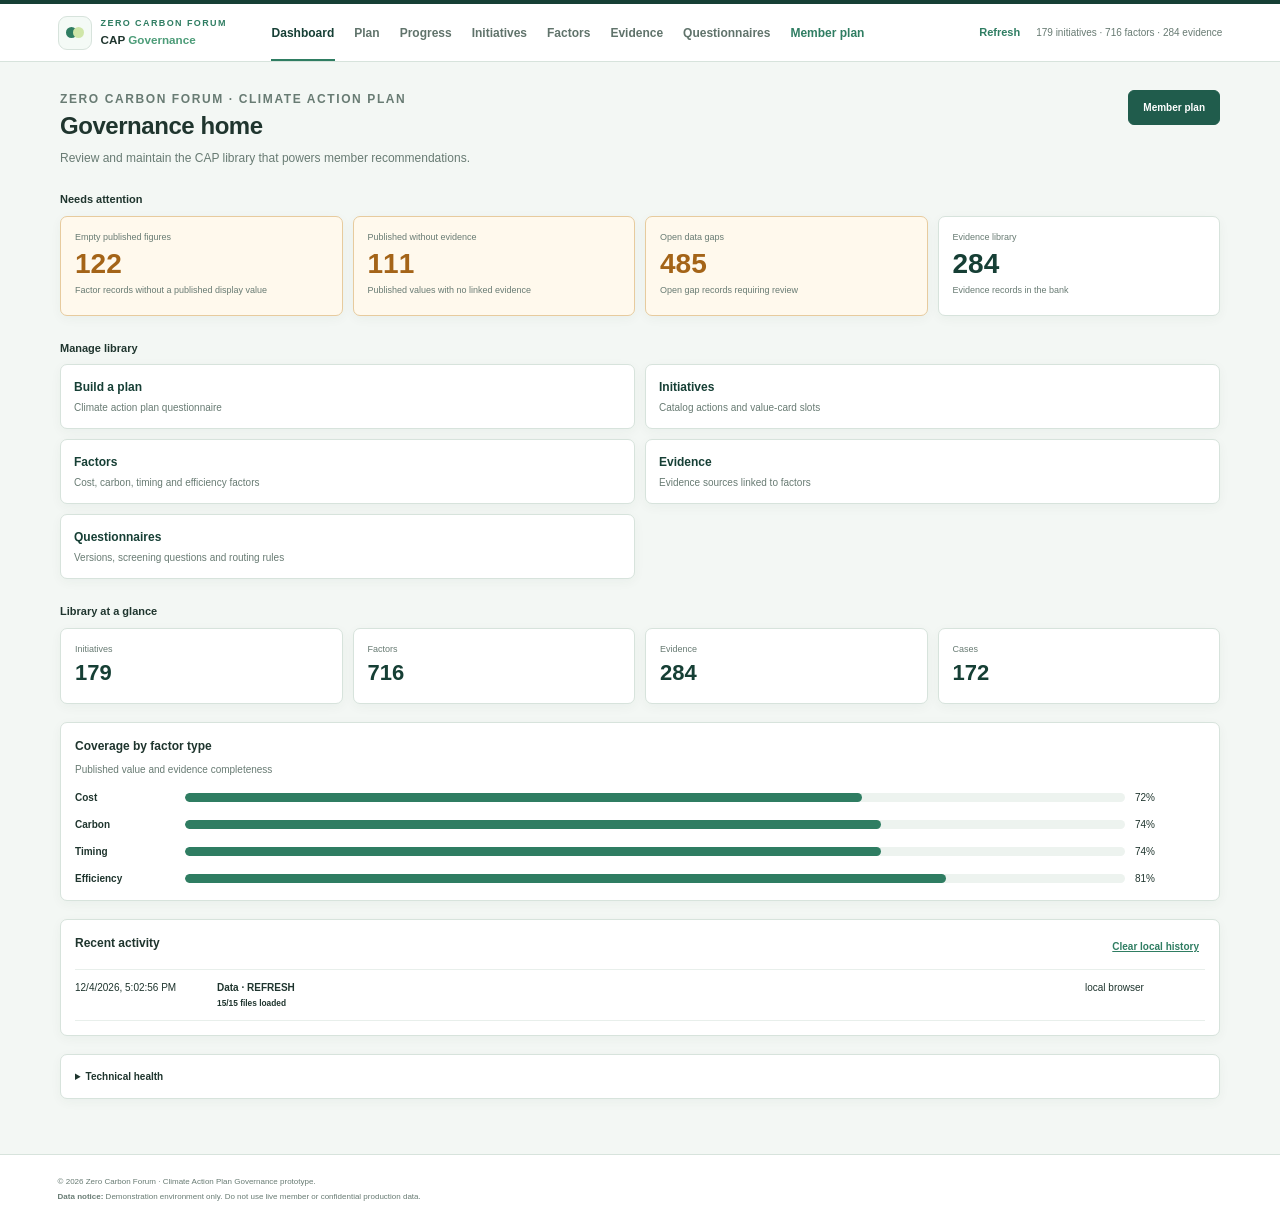
<file: index.html>
<!doctype html>
<html lang="en">
<head>
<meta charset="utf-8">
<meta name="viewport" content="width=device-width,initial-scale=1">
<title>Dashboard · ZCF CAP</title>
<link rel="stylesheet" href="style.css">
</head>

<body data-page="dashboard">

<header class="topbar">

  <a class="brand" href="index.html">

    <span class="brand-mark">
      <i></i>
      <b></b>
    </span>

    <span class="brand-copy">

      <strong>
        ZERO CARBON FORUM
      </strong>

      <small>
        CAP
        <em>Governance</em>
      </small>

    </span>

  </a>


  <nav class="main-nav">

    <a href="index.html" data-page="dashboard">
      Dashboard
    </a>

    <a href="plan.html" data-page="plan">
      Plan
    </a>

    <a href="progress.html" data-page="progress">
      Progress
    </a>

    <a href="initiatives.html" data-page="initiatives">
      Initiatives
    </a>

    <a href="factors.html" data-page="factors">
      Factors
    </a>

    <a href="evidence.html" data-page="evidence">
      Evidence
    </a>

    <a href="questionnaires.html" data-page="questionnaires">
      Questionnaires
    </a>

    <a href="member-plan.html" class="member-link">
      Member plan
    </a>

  </nav>


  <div class="top-actions">

    <button id="refreshData" class="text-btn">
      Refresh
    </button>

    <span id="dataStatus">
      Loading…
    </span>

  </div>

</header>


<main class="page-shell">

<section class="heading split">

  <div>

    <p class="eyebrow">
      ZERO CARBON FORUM · CLIMATE ACTION PLAN
    </p>

    <h1>
      Governance home
    </h1>

    <p>
      Review and maintain the CAP library that powers member recommendations.
    </p>

  </div>


  <a class="btn primary" href="member-plan.html">
    Member plan
  </a>

</section>


<section>

  <h2 class="section-label">
    Needs attention
  </h2>


  <div class="metric-grid four">


    <article class="metric-card warn">

      <span>
        Empty published figures
      </span>

      <strong id="metricEmpty">
        —
      </strong>

      <small>
        Factor records without a published display value
      </small>

    </article>


    <article class="metric-card warn">

      <span>
        Published without evidence
      </span>

      <strong id="metricNoEvidence">
        —
      </strong>

      <small>
        Published values with no linked evidence
      </small>

    </article>


    <article class="metric-card warn">

      <span>
        Open data gaps
      </span>

      <strong id="metricOpenGaps">
        —
      </strong>

      <small>
        Open gap records requiring review
      </small>

    </article>


    <article class="metric-card">

      <span>
        Evidence library
      </span>

      <strong id="metricEvidence">
        —
      </strong>

      <small>
        Evidence records in the bank
      </small>

    </article>


  </div>

</section>


<section>

  <h2 class="section-label">
    Manage library
  </h2>


  <div class="manage-grid">


    <a class="manage-card" href="plan.html">

      <strong>
        Build a plan
      </strong>

      <span>
        Climate action plan questionnaire
      </span>

    </a>


    <a class="manage-card" href="initiatives.html">

      <strong>
        Initiatives
      </strong>

      <span>
        Catalog actions and value-card slots
      </span>

    </a>


    <a class="manage-card" href="factors.html">

      <strong>
        Factors
      </strong>

      <span>
        Cost, carbon, timing and efficiency factors
      </span>

    </a>


    <a class="manage-card" href="evidence.html">

      <strong>
        Evidence
      </strong>

      <span>
        Evidence sources linked to factors
      </span>

    </a>


    <a class="manage-card" href="questionnaires.html">

      <strong>
        Questionnaires
      </strong>

      <span>
        Versions, screening questions and routing rules
      </span>

    </a>


  </div>

</section>


<section>

  <h2 class="section-label">
    Library at a glance
  </h2>


  <div class="metric-grid four">


    <article class="metric-card compact">

      <span>
        Initiatives
      </span>

      <strong id="metricInitiatives">
        —
      </strong>

    </article>


    <article class="metric-card compact">

      <span>
        Factors
      </span>

      <strong id="metricFactors">
        —
      </strong>

    </article>


    <article class="metric-card compact">

      <span>
        Evidence
      </span>

      <strong id="metricEvidence2">
        —
      </strong>

    </article>


    <article class="metric-card compact">

      <span>
        Cases
      </span>

      <strong id="metricCases">
        —
      </strong>

    </article>


  </div>

</section>


<section class="panel">

  <div class="panel-head">

    <div>

      <h2>
        Coverage by factor type
      </h2>

      <p>
        Published value and evidence completeness
      </p>

    </div>

  </div>


  <div id="coverageBars" class="coverage-bars">
  </div>

</section>


<section class="panel">

  <div class="panel-head">

    <h2>
      Recent activity
    </h2>

    <button id="clearActivity" class="underlink">
      Clear local history
    </button>

  </div>


  <div id="activityList" class="activity-list">
  </div>

</section>


<details class="panel technical">

  <summary>
    Technical health
  </summary>


  <div class="technical-grid">

    <div>

      <span>
        Data files
      </span>

      <strong id="healthFiles">
        —
      </strong>

    </div>


    <div>

      <span>
        Initiative records
      </span>

      <strong id="healthInitiatives">
        —
      </strong>

    </div>


    <div>

      <span>
        Factor records
      </span>

      <strong id="healthFactors">
        —
      </strong>

    </div>


    <div>

      <span>
        Status
      </span>

      <strong id="healthStatus">
        —
      </strong>

    </div>

  </div>

</details>

</main>


<footer class="footer">

  <p>
    © 2026 Zero Carbon Forum · Climate Action Plan Governance prototype.
  </p>

  <p>
    <strong>Data notice:</strong>
    Demonstration environment only. Do not use live member or confidential production data.
  </p>

</footer>


<script src="app.js"></script>

</body>
</html>
</file>
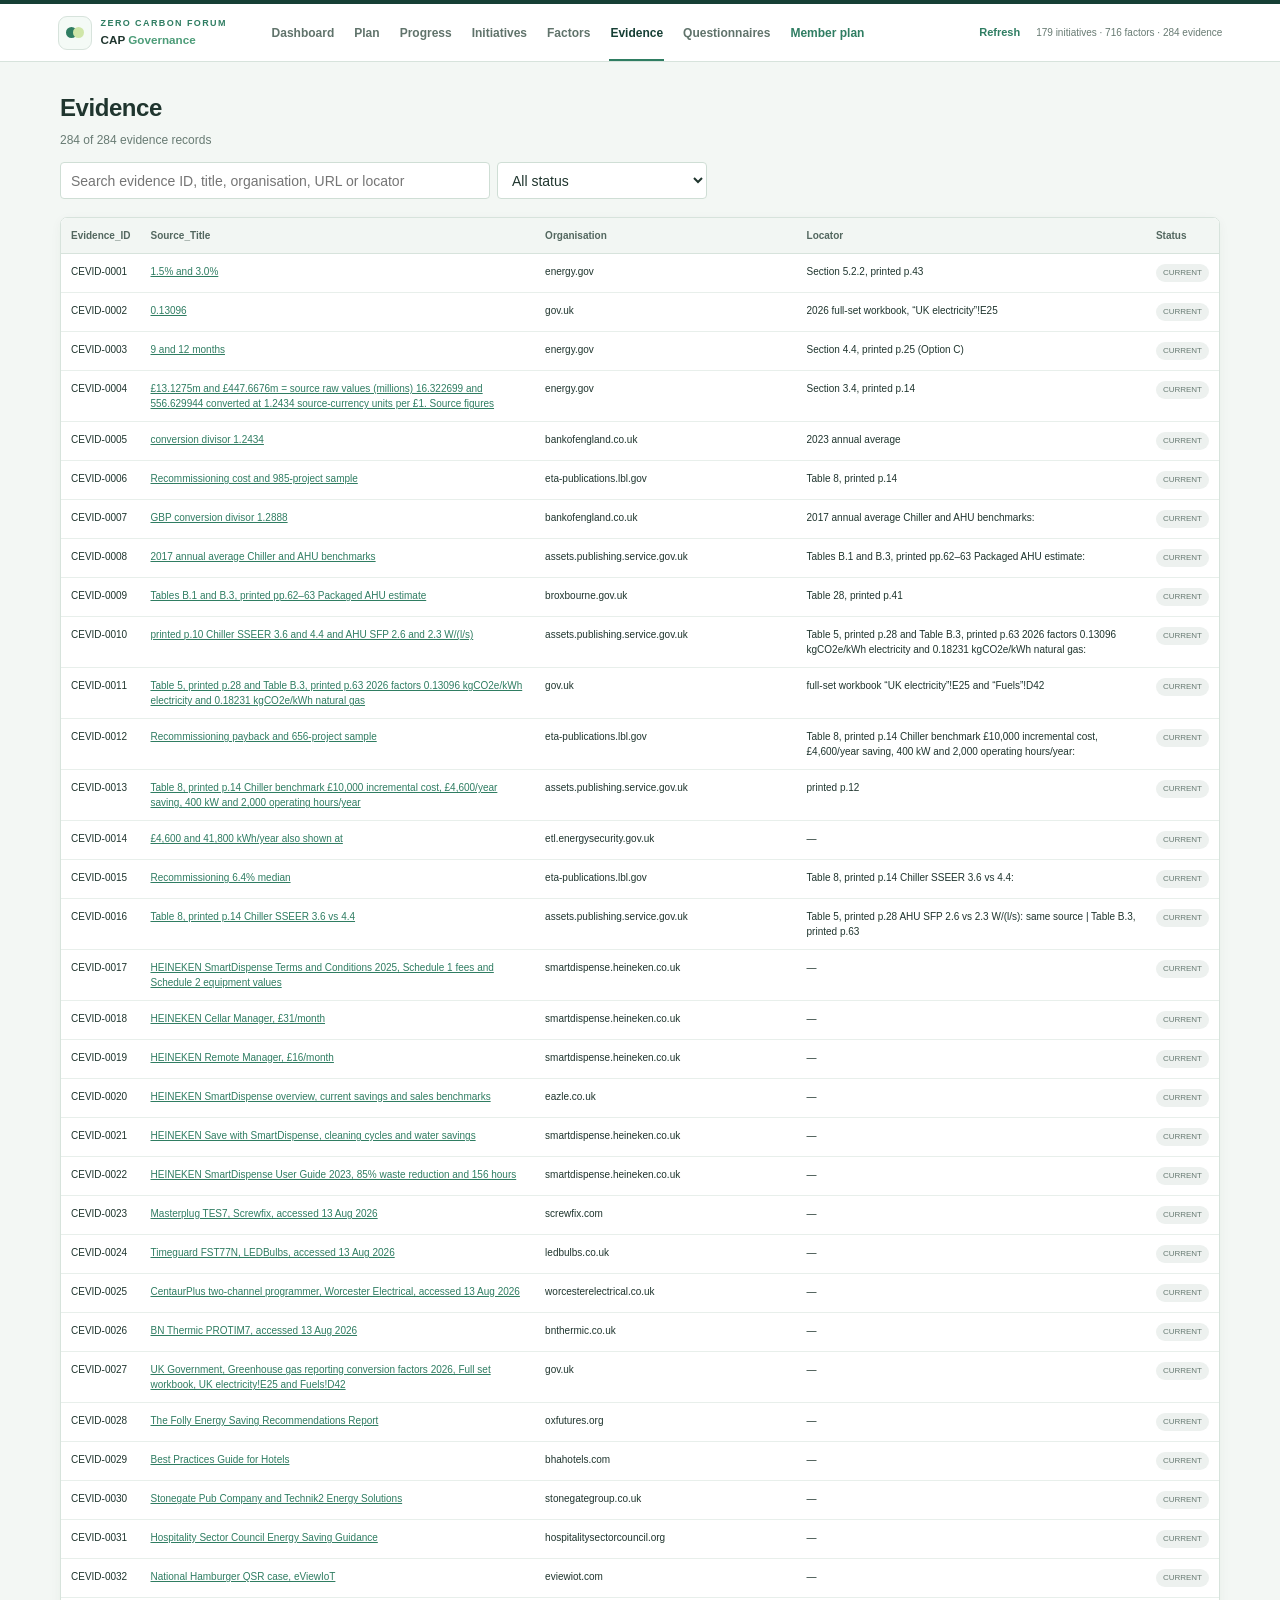
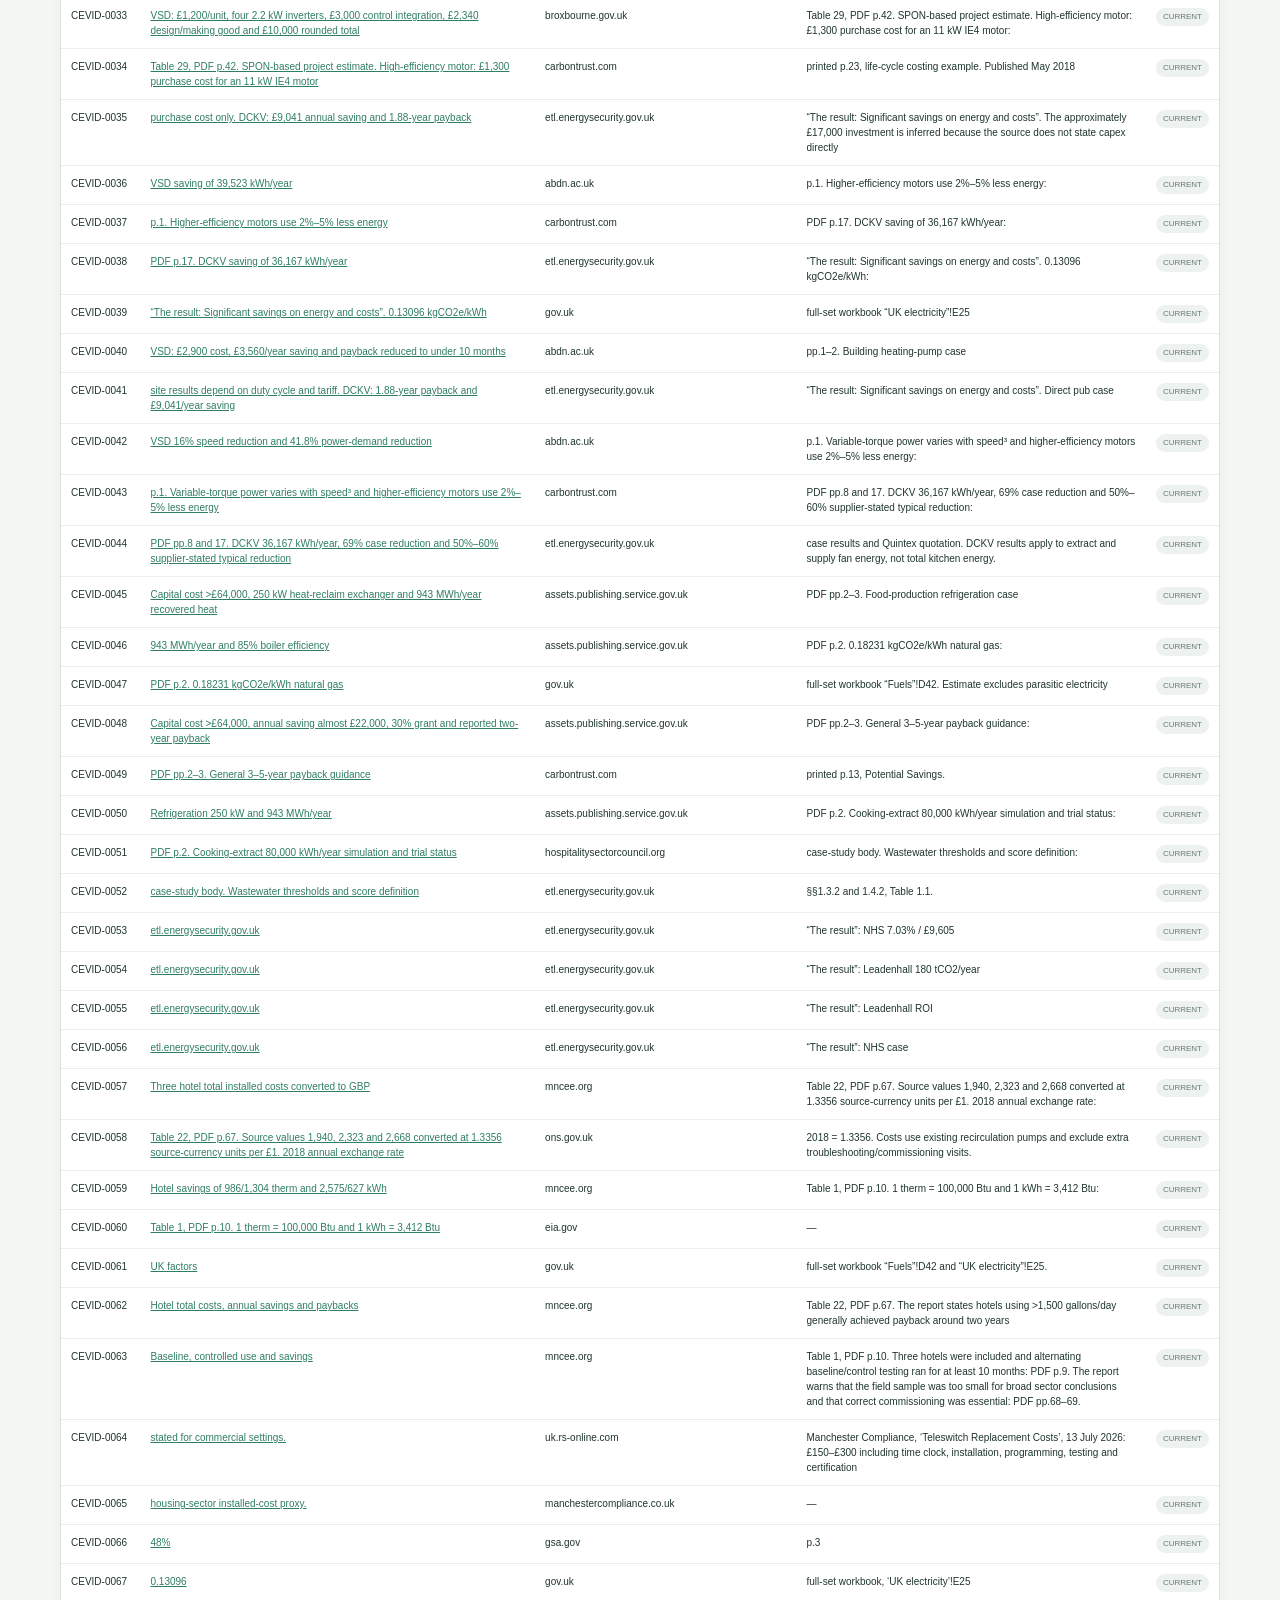
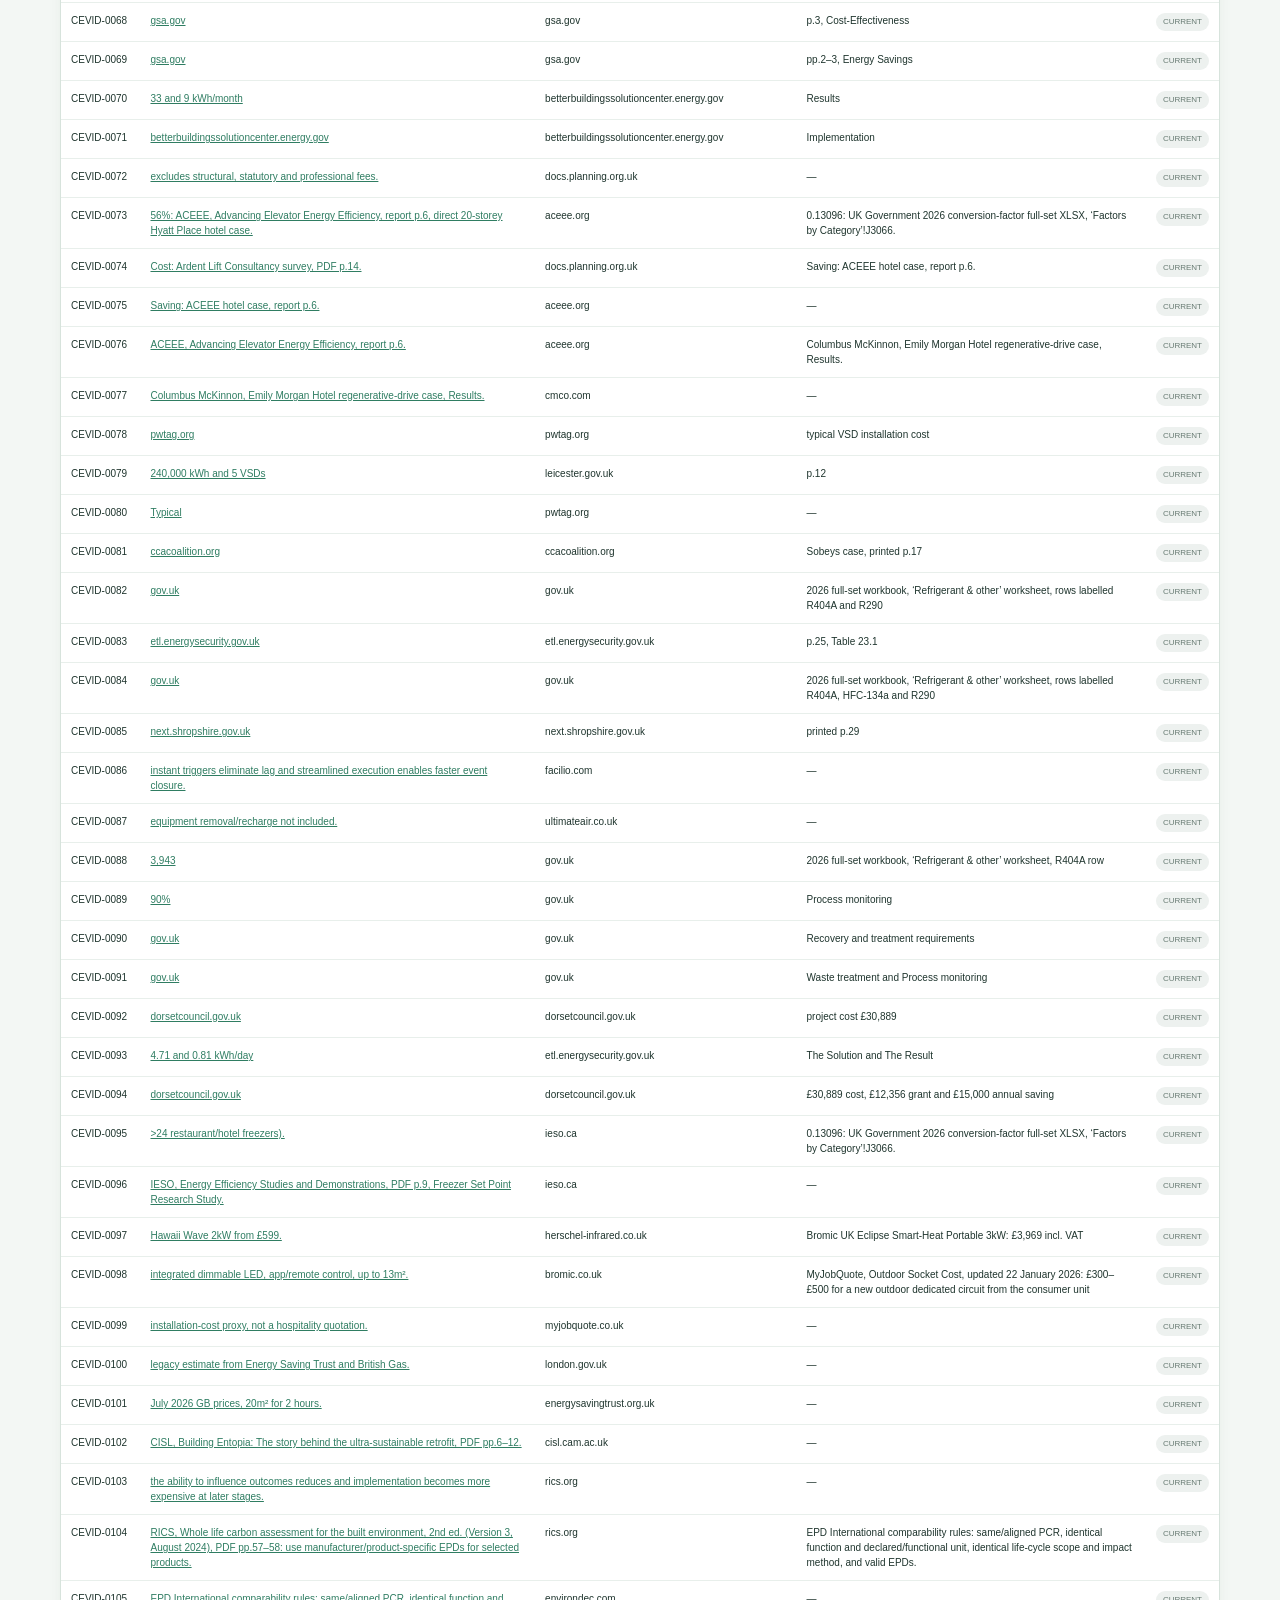
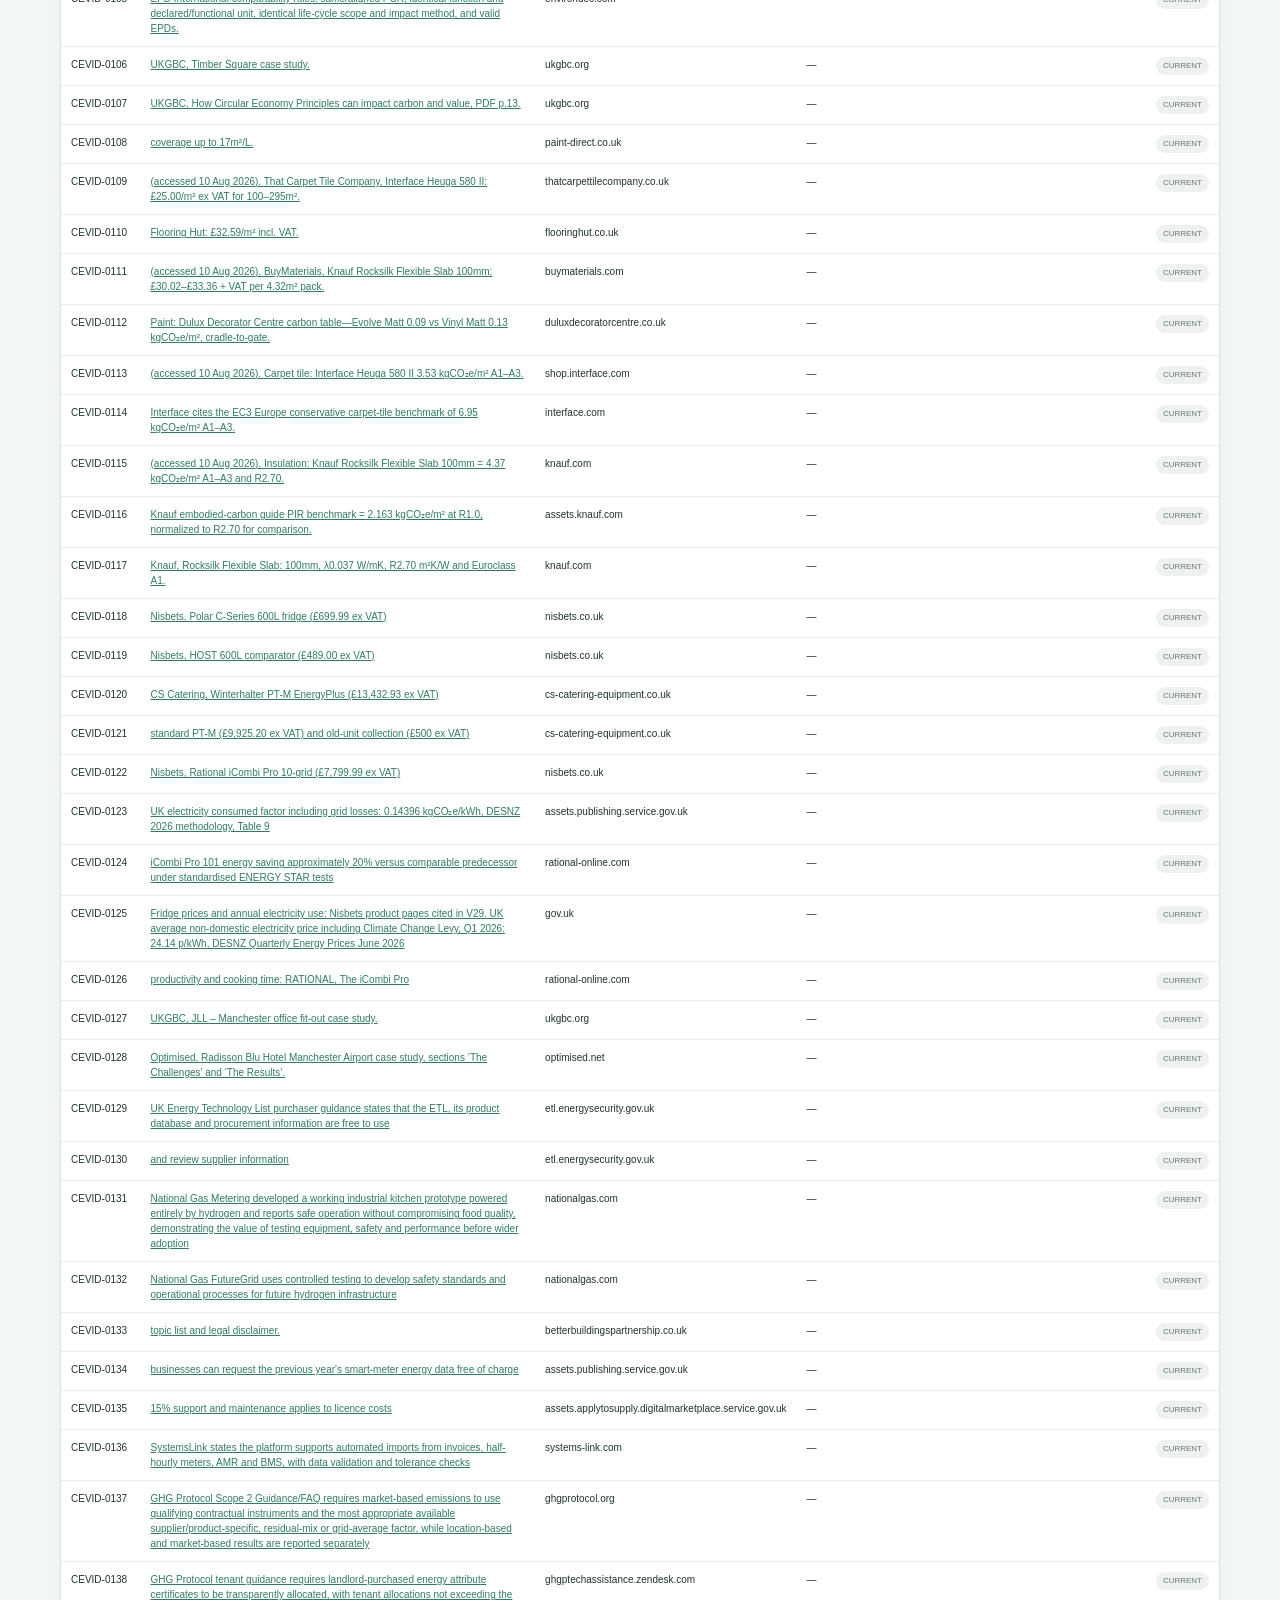
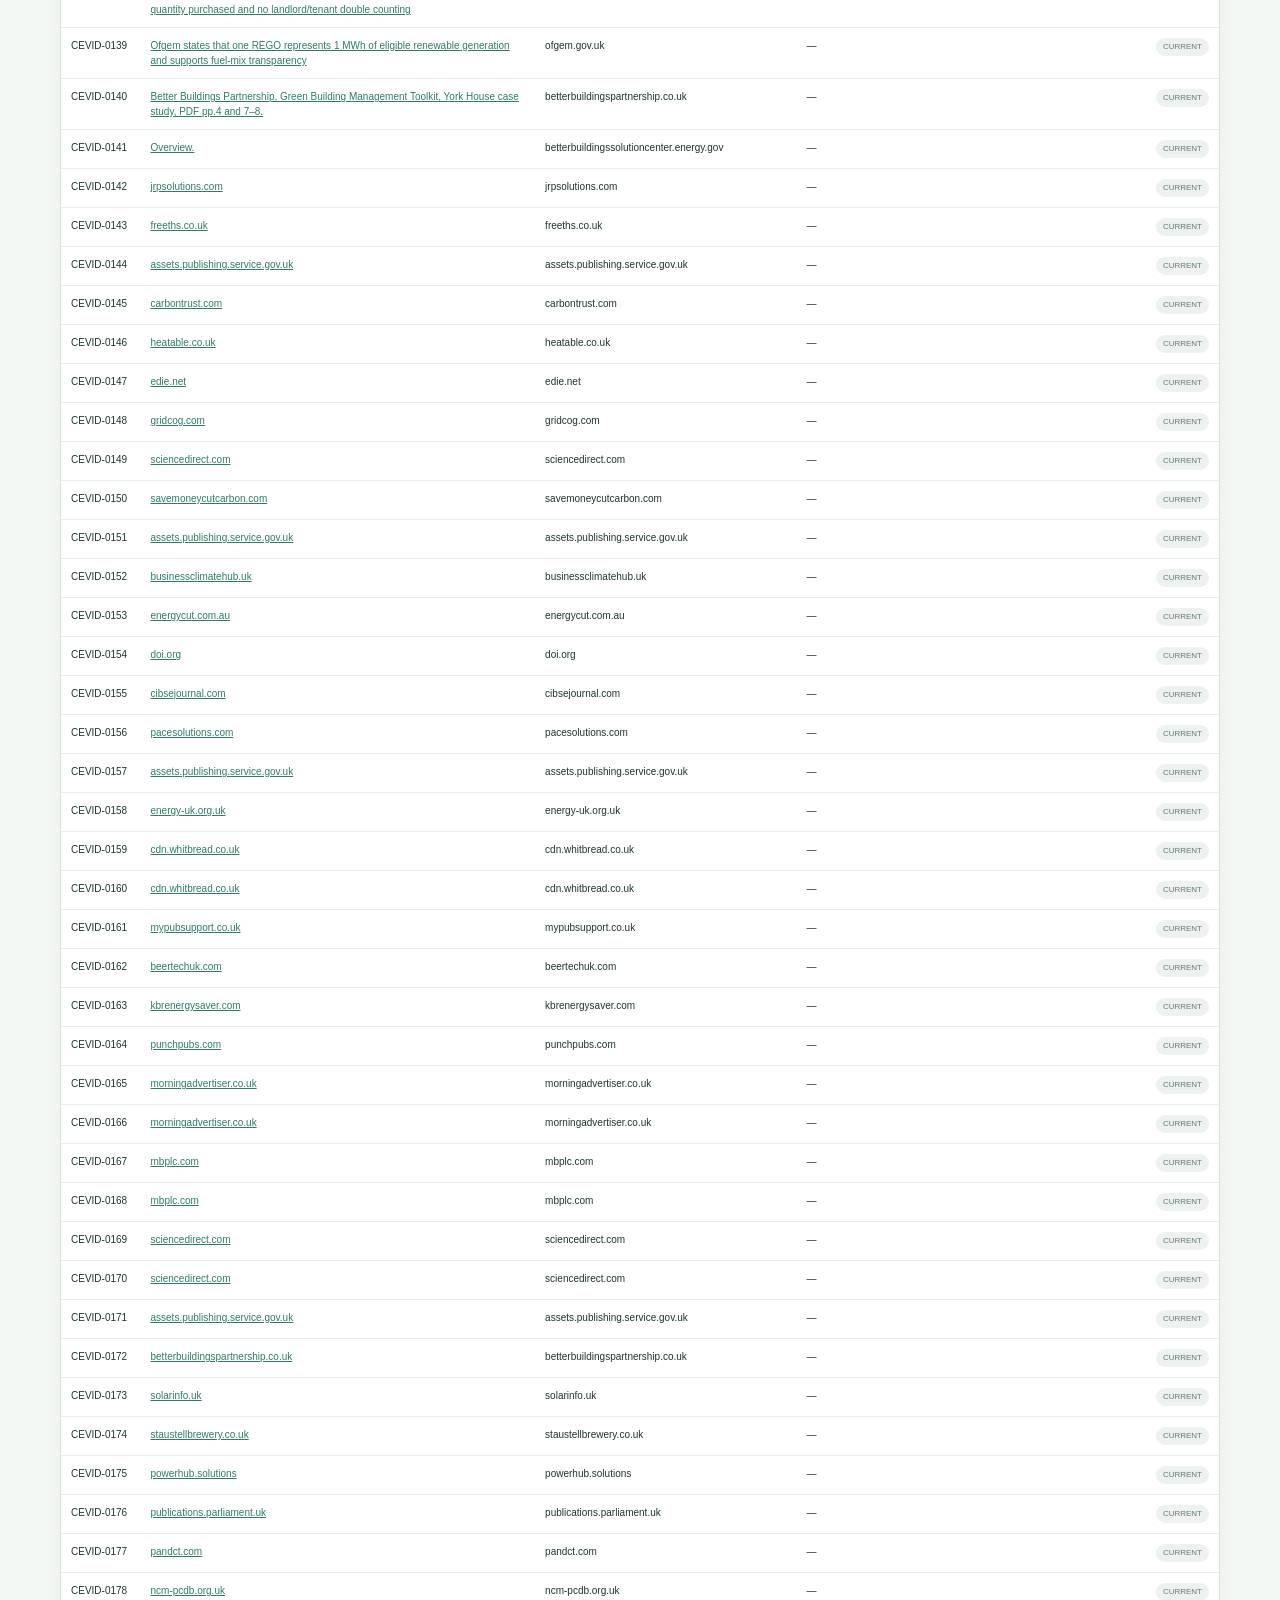
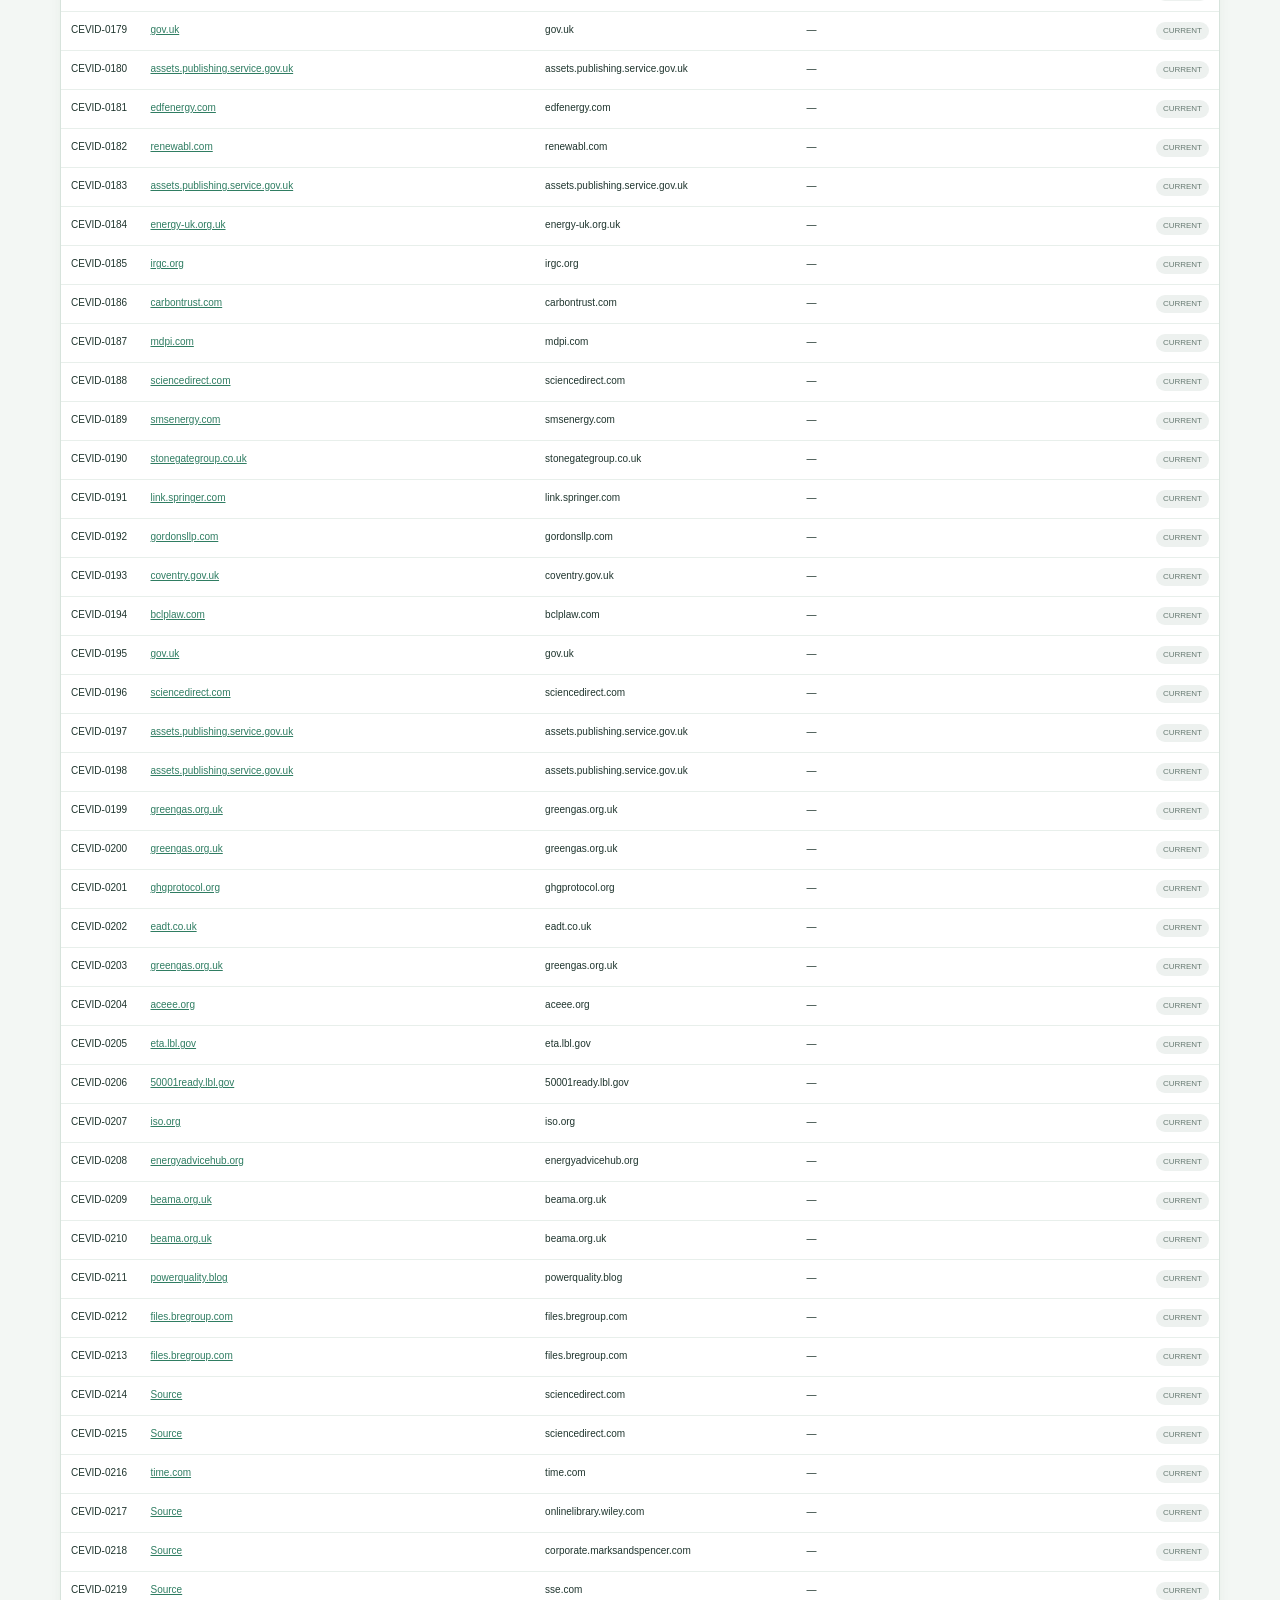
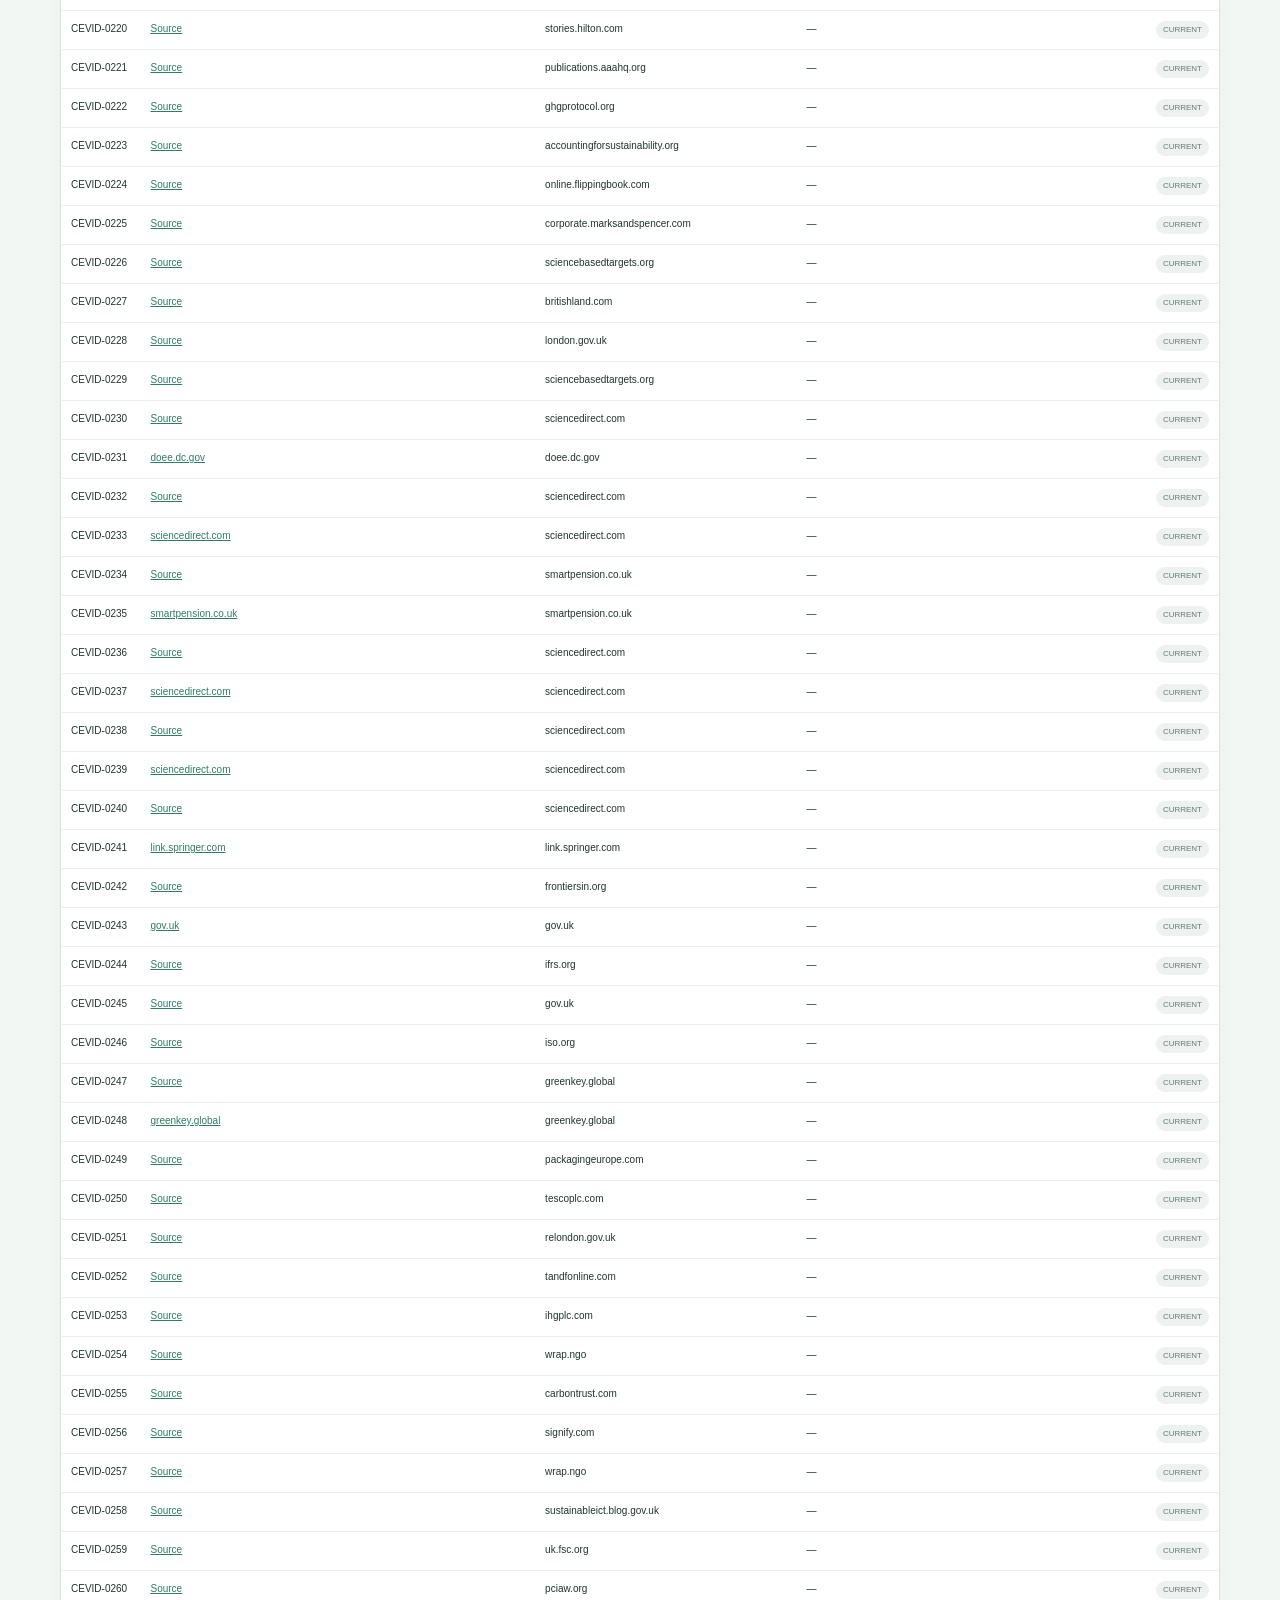
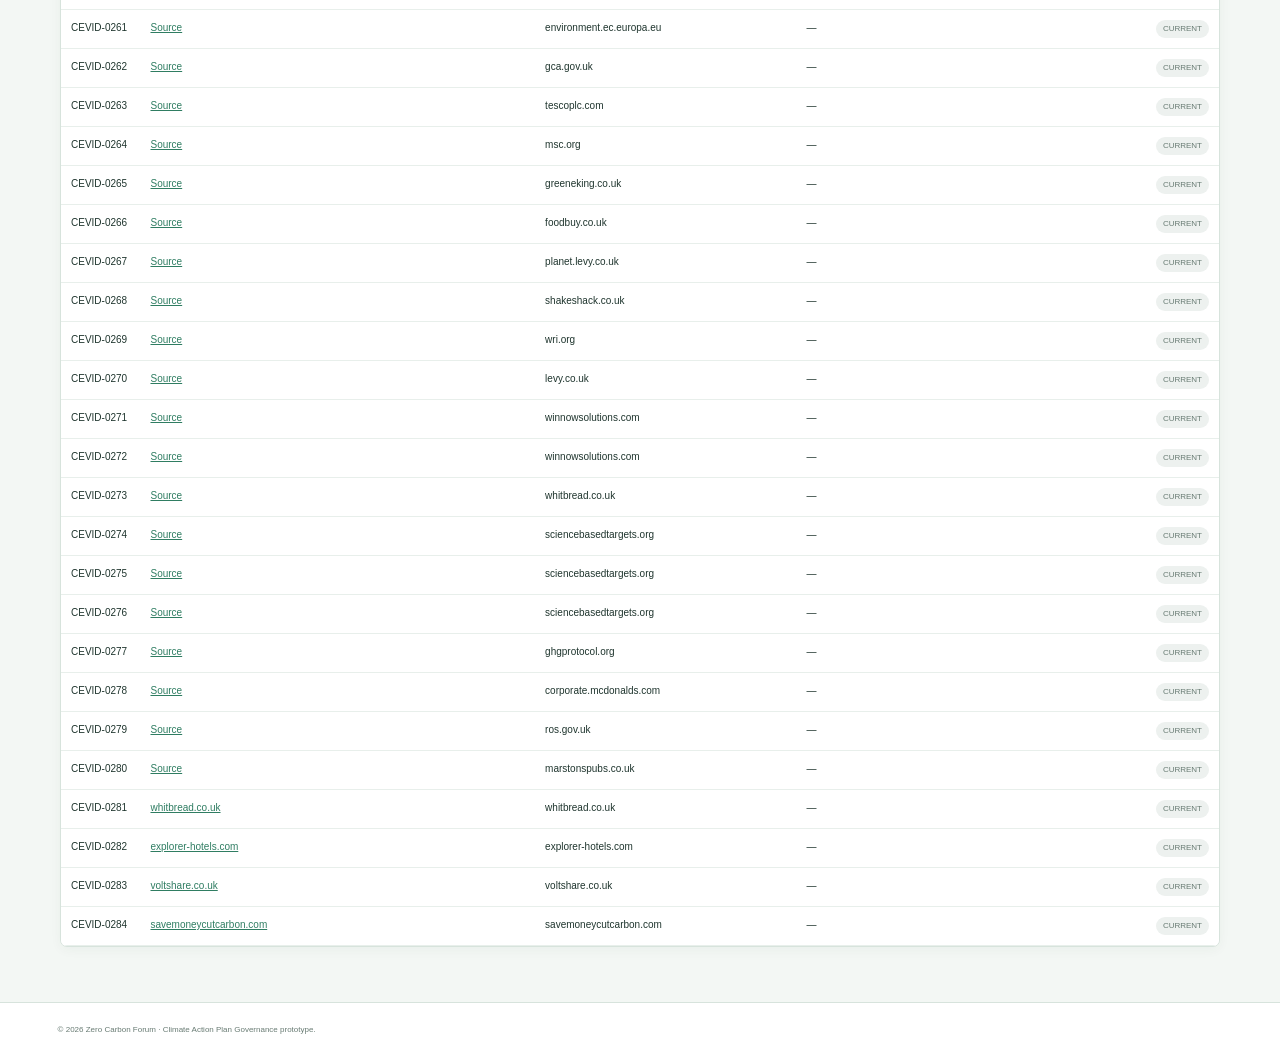
<file: evidence.html>
<!doctype html>
<html lang="en">

<head>

<meta charset="utf-8">

<meta
  name="viewport"
  content="width=device-width,initial-scale=1"
>

<title>
  Evidence · ZCF CAP
</title>

<link
  rel="stylesheet"
  href="style.css"
>

</head>


<body data-page="evidence">


<header class="topbar">

  <a
    class="brand"
    href="index.html"
  >

    <span class="brand-mark">

      <i></i>

      <b></b>

    </span>


    <span class="brand-copy">

      <strong>
        ZERO CARBON FORUM
      </strong>

      <small>
        CAP
        <em>Governance</em>
      </small>

    </span>

  </a>


  <nav class="main-nav">

    <a href="index.html" data-page="dashboard">
      Dashboard
    </a>

    <a href="plan.html" data-page="plan">
      Plan
    </a>

    <a href="progress.html" data-page="progress">
      Progress
    </a>

    <a href="initiatives.html" data-page="initiatives">
      Initiatives
    </a>

    <a href="factors.html" data-page="factors">
      Factors
    </a>

    <a href="evidence.html" data-page="evidence">
      Evidence
    </a>

    <a href="questionnaires.html" data-page="questionnaires">
      Questionnaires
    </a>

    <a href="member-plan.html" class="member-link">
      Member plan
    </a>

  </nav>


  <div class="top-actions">

    <button
      id="refreshData"
      class="text-btn"
    >
      Refresh
    </button>

    <span id="dataStatus">
      Loading…
    </span>

  </div>

</header>


<main class="page-shell">


<section class="heading compact">

  <h1>
    Evidence
  </h1>

  <p id="evidenceSubtitle">
    Loading evidence bank…
  </p>

</section>


<div class="filter-row">

  <input
    id="evidenceSearch"
    class="wide-input"
    placeholder="Search evidence ID, title, organisation, URL or locator"
  >


  <select id="evidenceStatus">

    <option value="">
      All status
    </option>

  </select>

</div>


<section class="panel table-panel">

  <div class="table-wrap">

    <table>

      <thead>

        <tr>

          <th>
            Evidence_ID
          </th>

          <th>
            Source_Title
          </th>

          <th>
            Organisation
          </th>

          <th>
            Locator
          </th>

          <th>
            Status
          </th>

        </tr>

      </thead>


      <tbody id="evidenceTable">

        <tr>

          <td
            colspan="5"
            class="empty-cell"
          >
            Loading…
          </td>

        </tr>

      </tbody>

    </table>

  </div>

</section>


</main>


<footer class="footer">

  <p>
    © 2026 Zero Carbon Forum · Climate Action Plan Governance prototype.
  </p>

</footer>


<script src="app.js"></script>


</body>

</html>
</file>
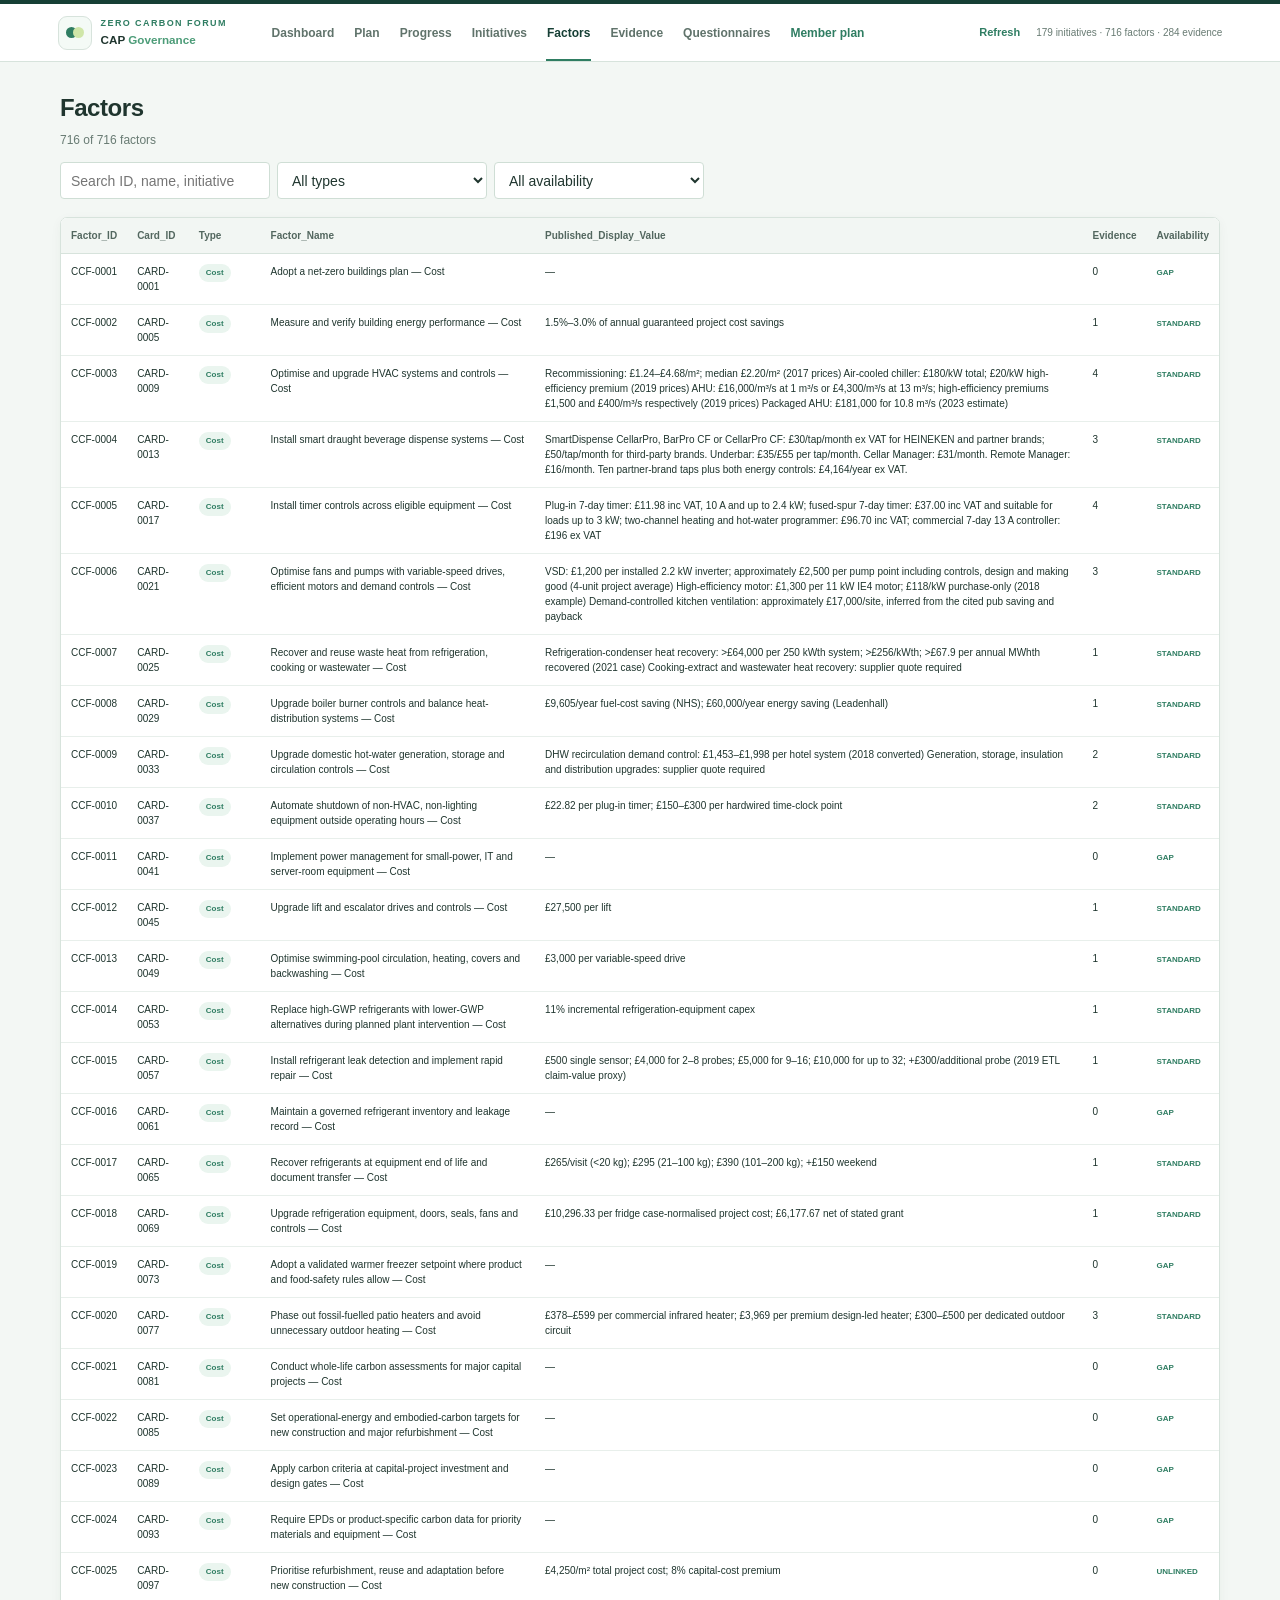
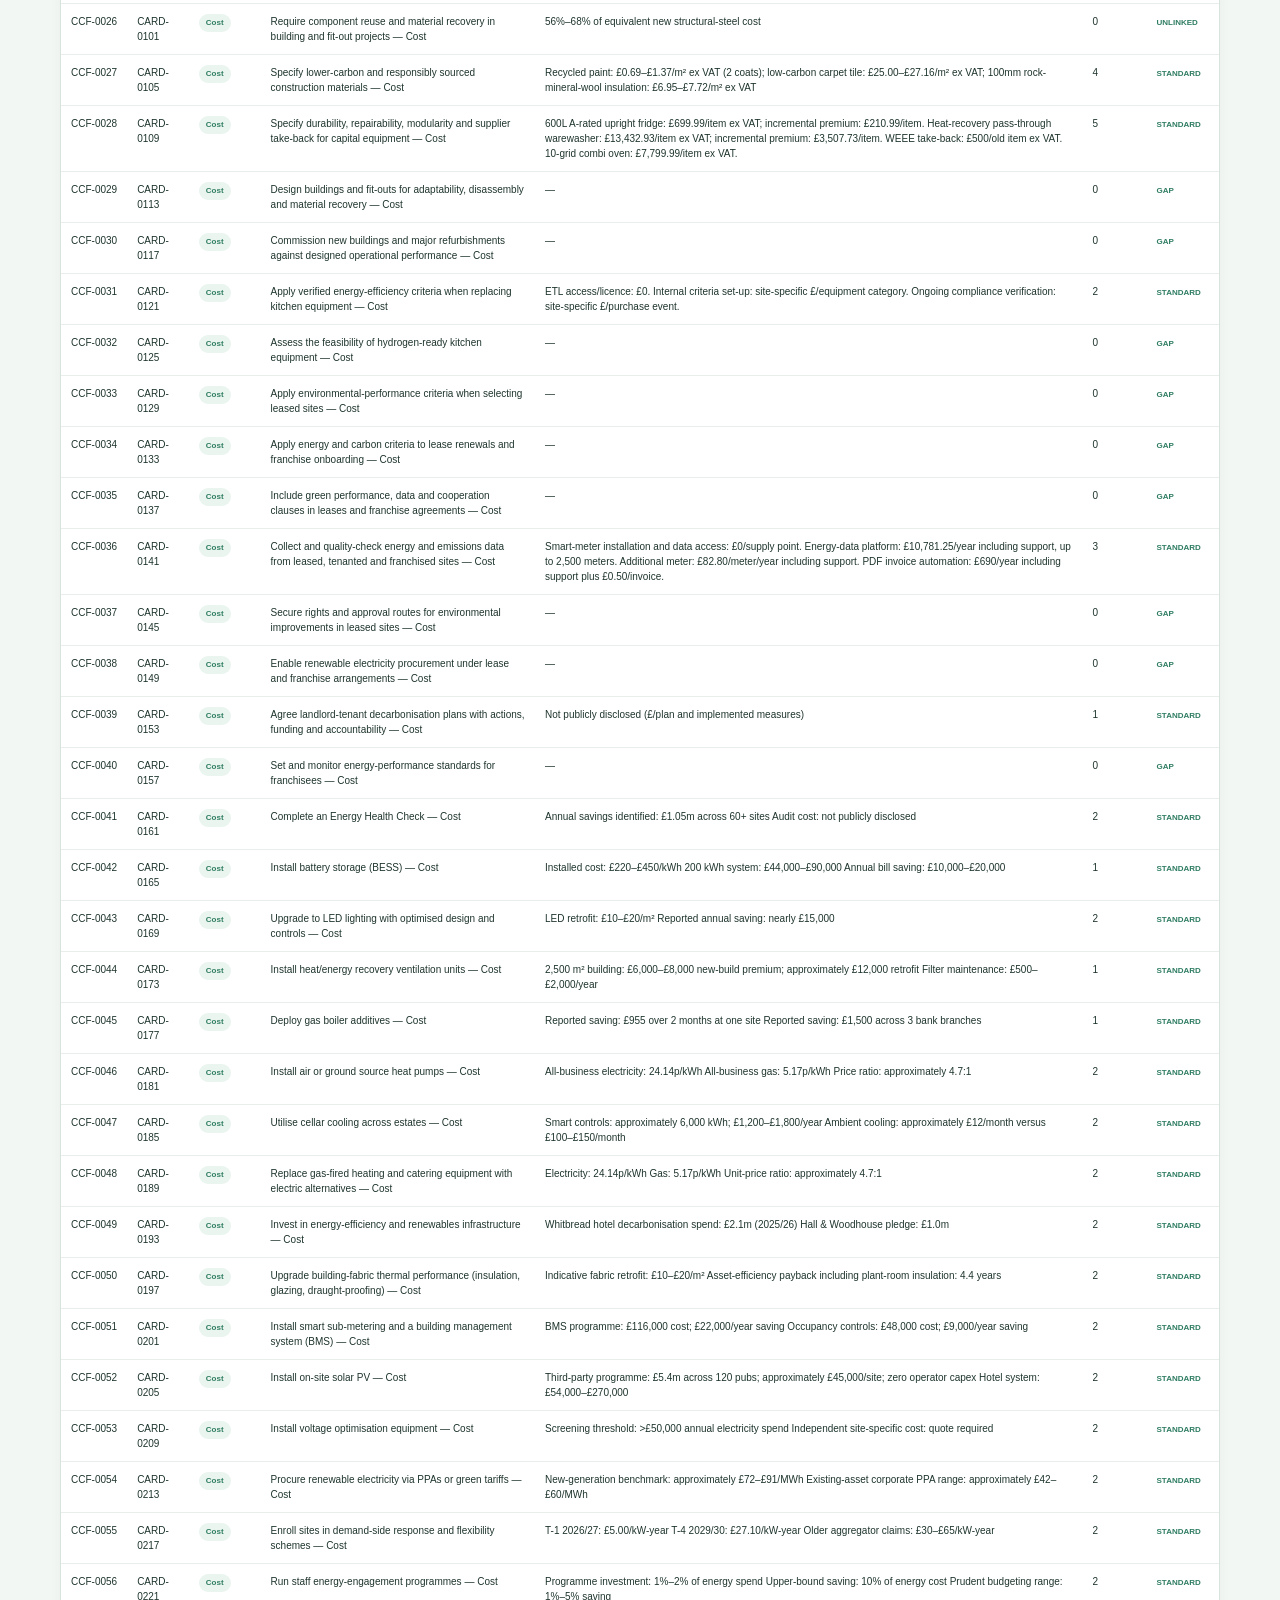
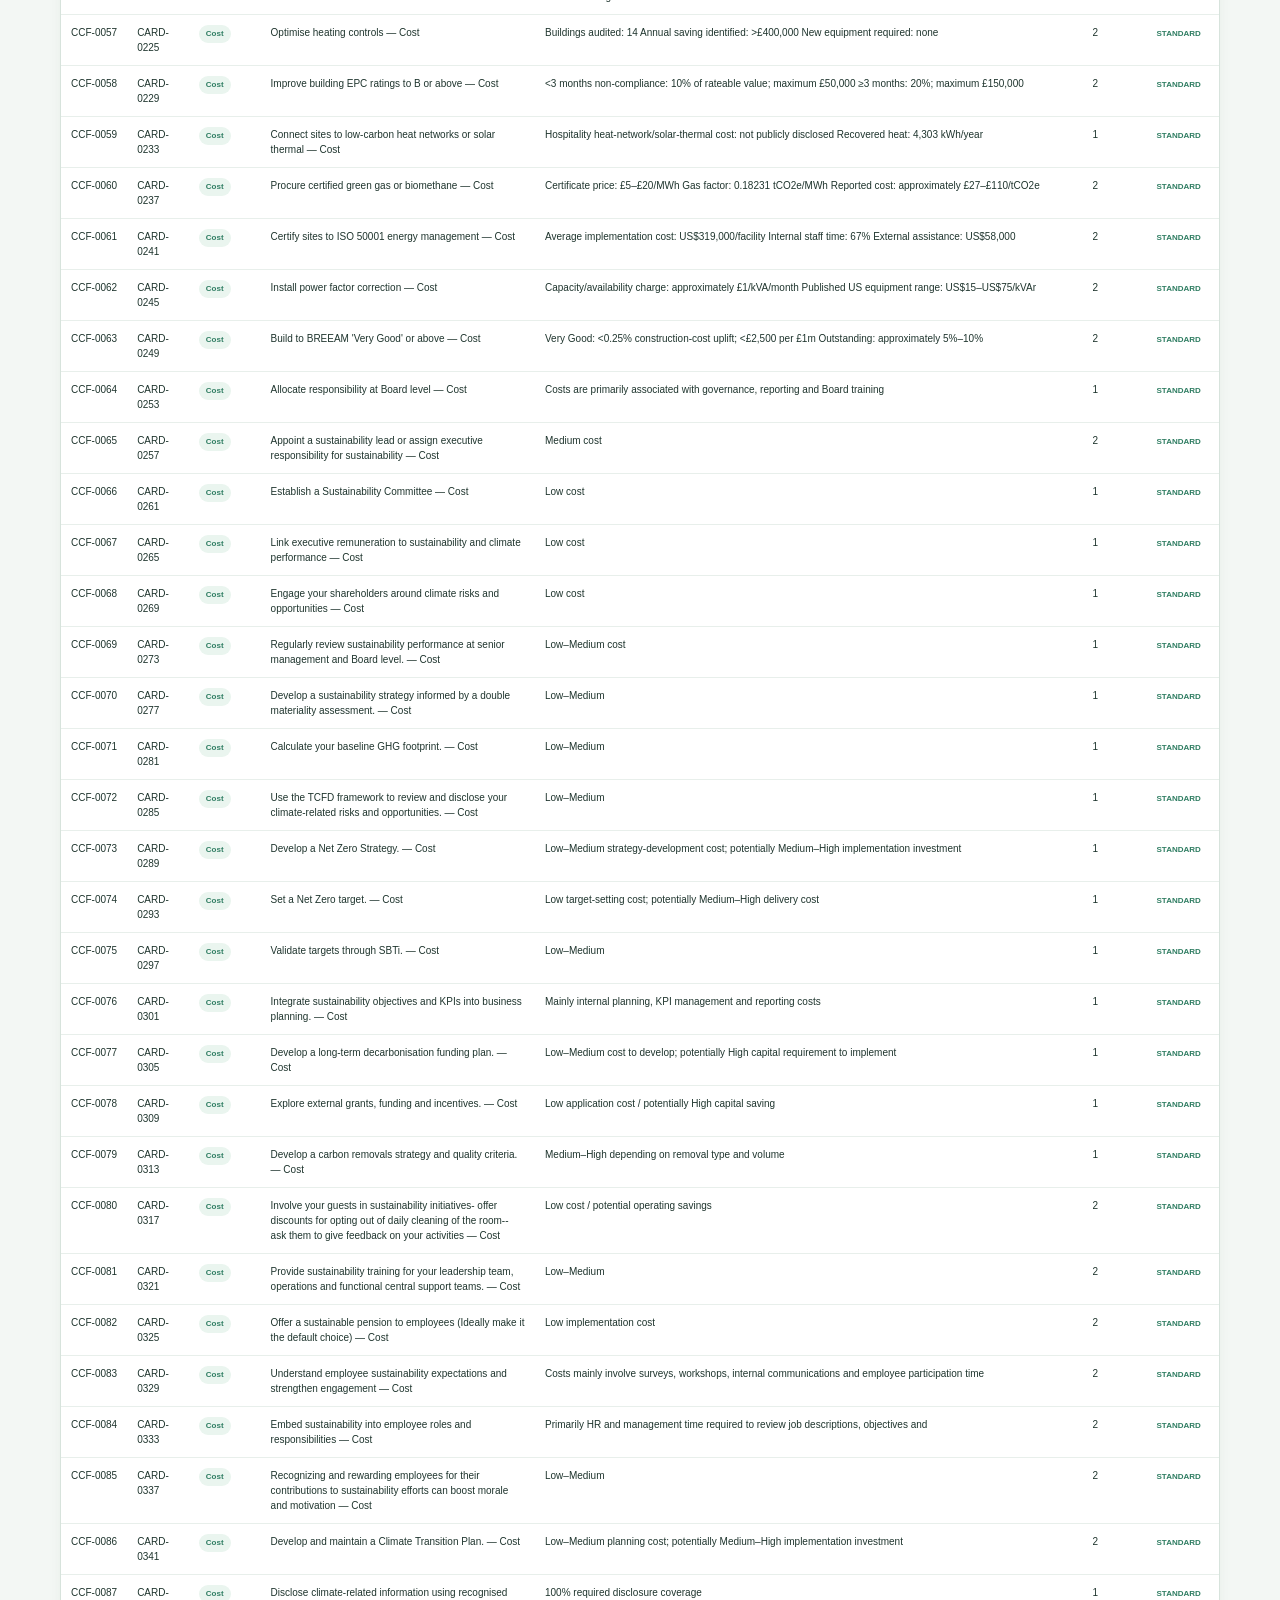
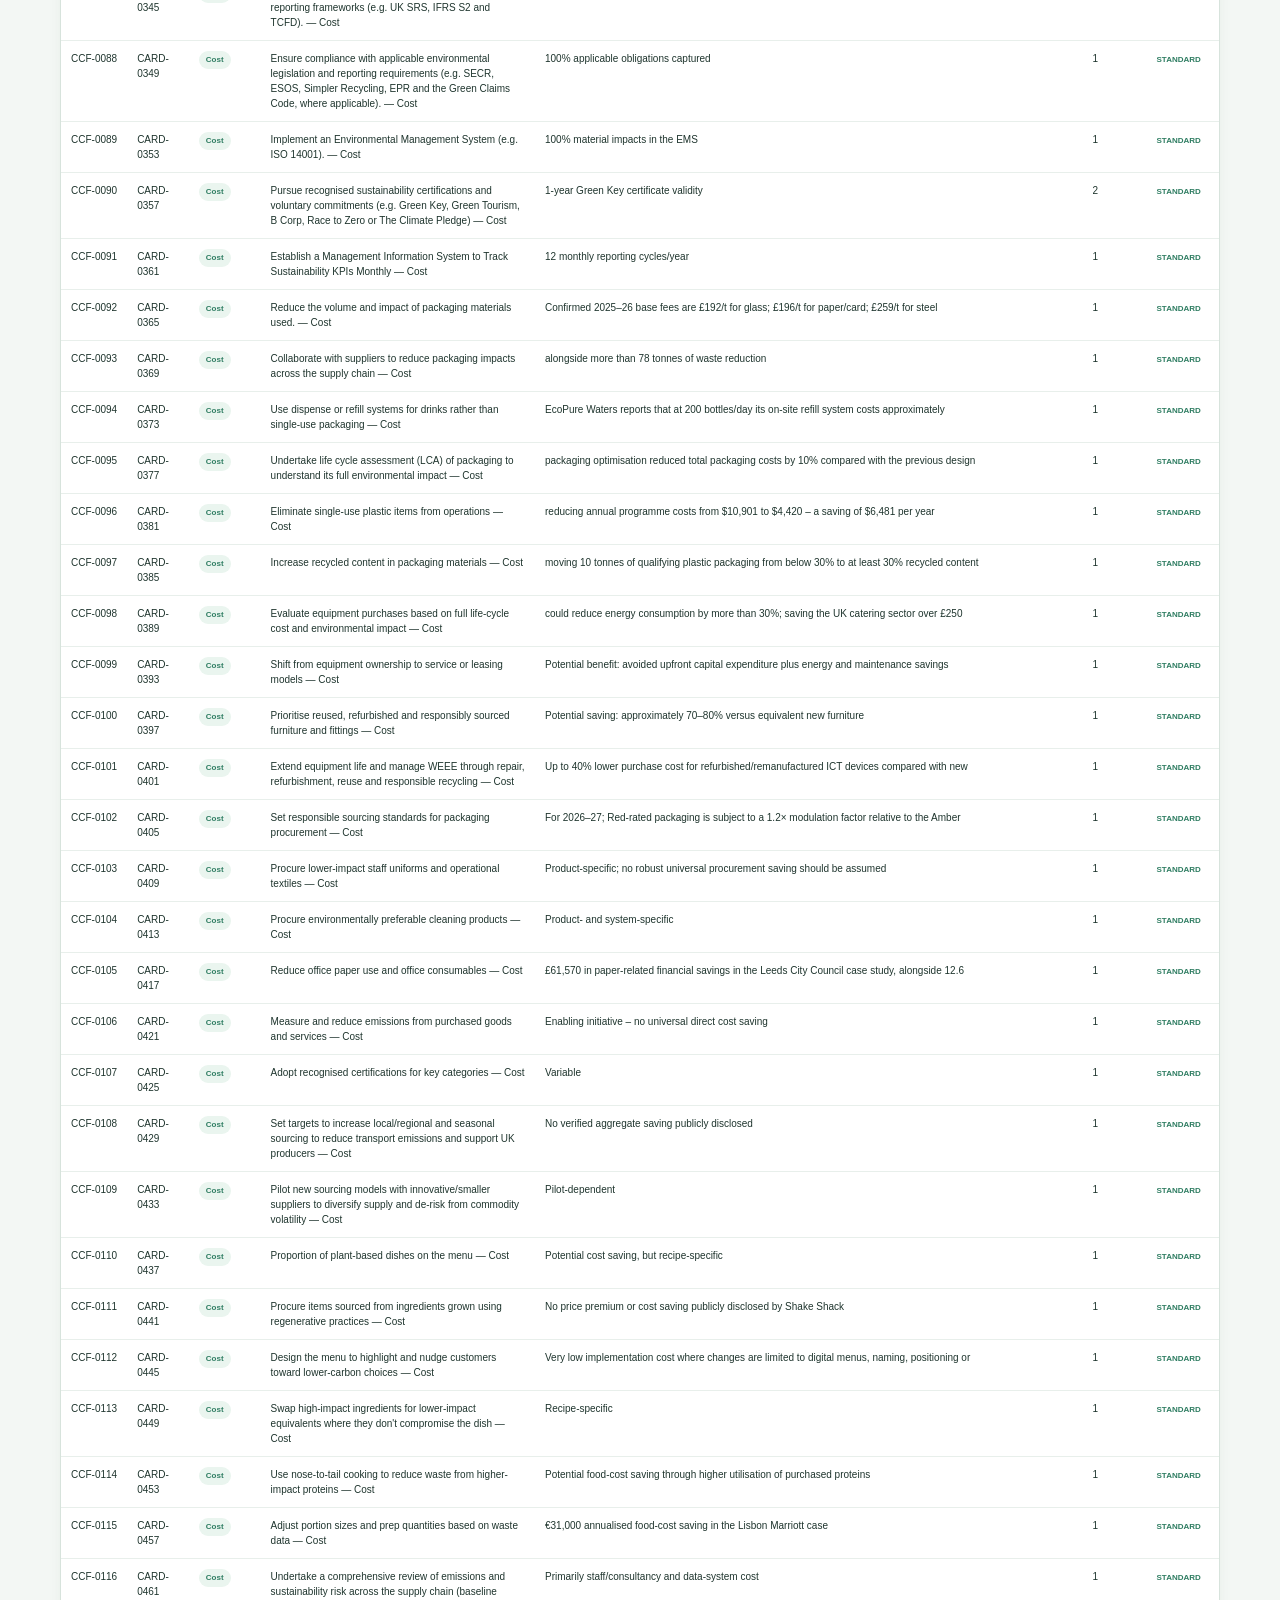
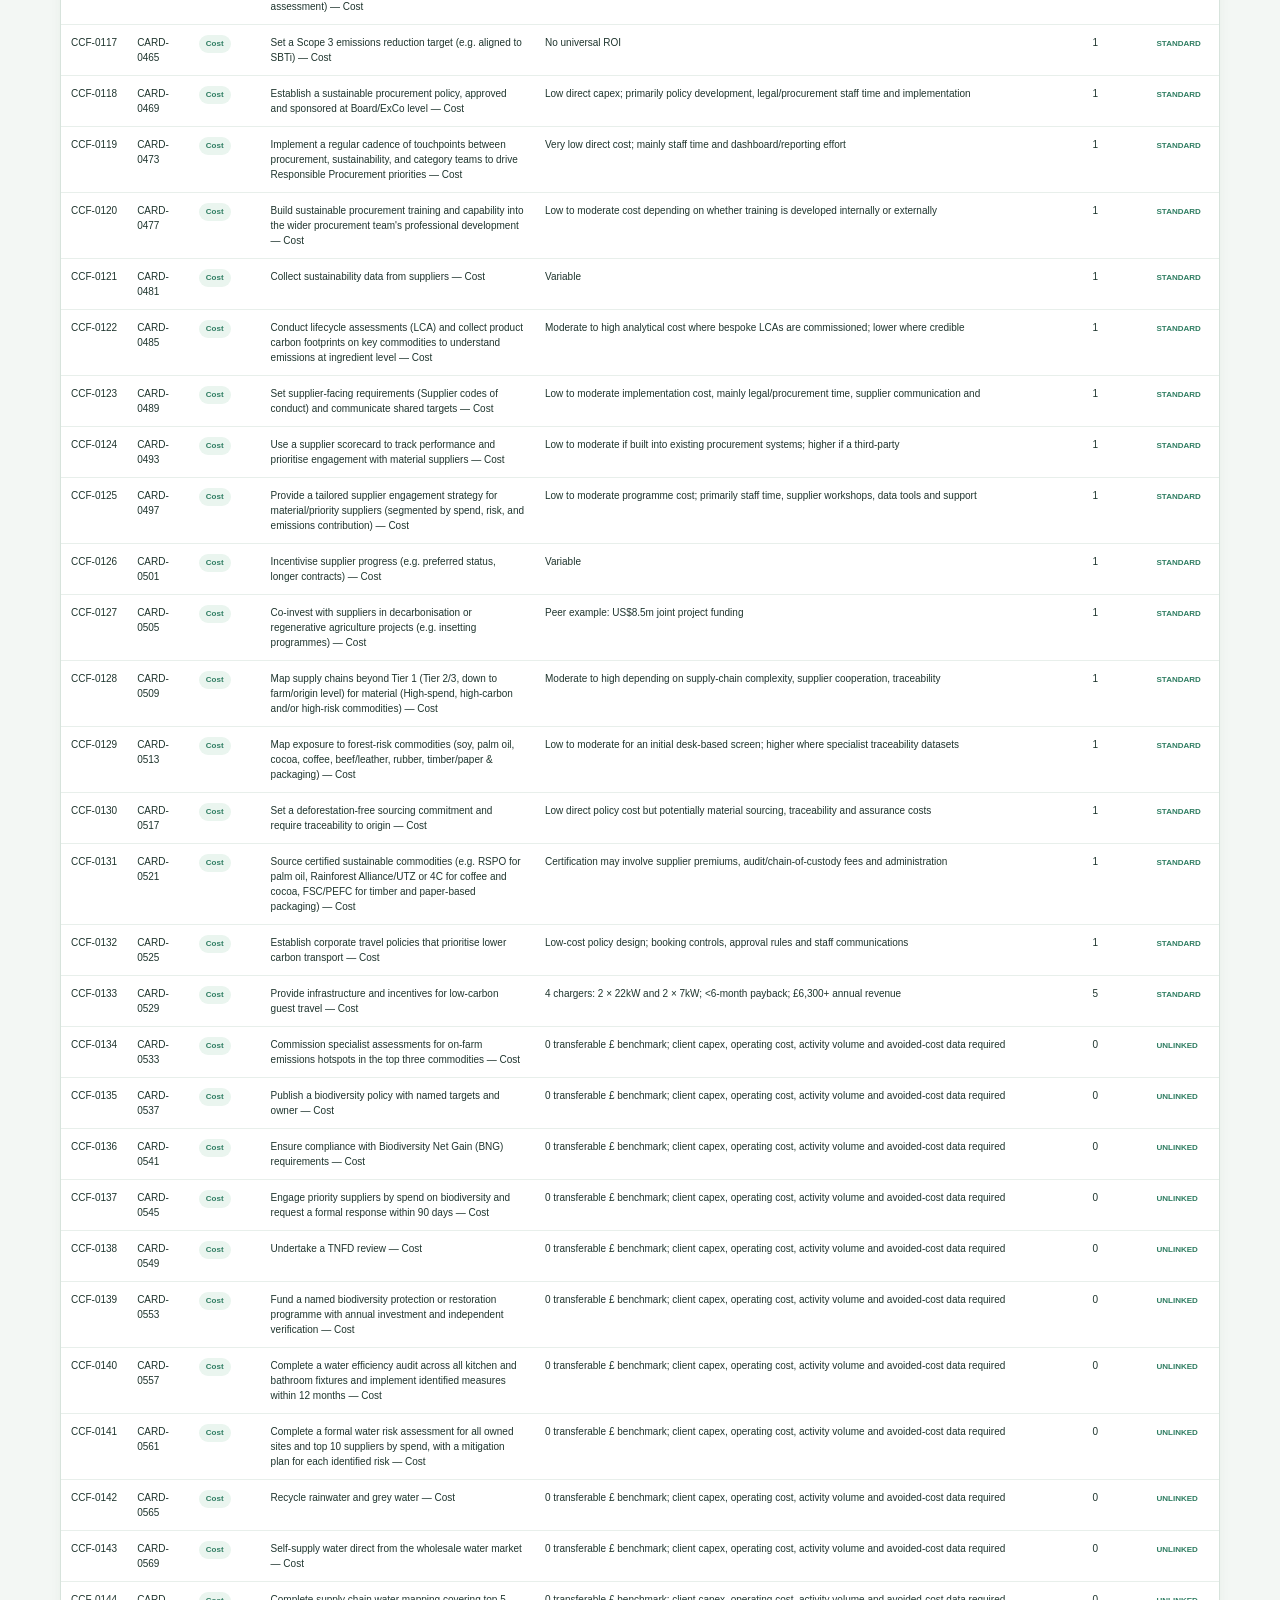
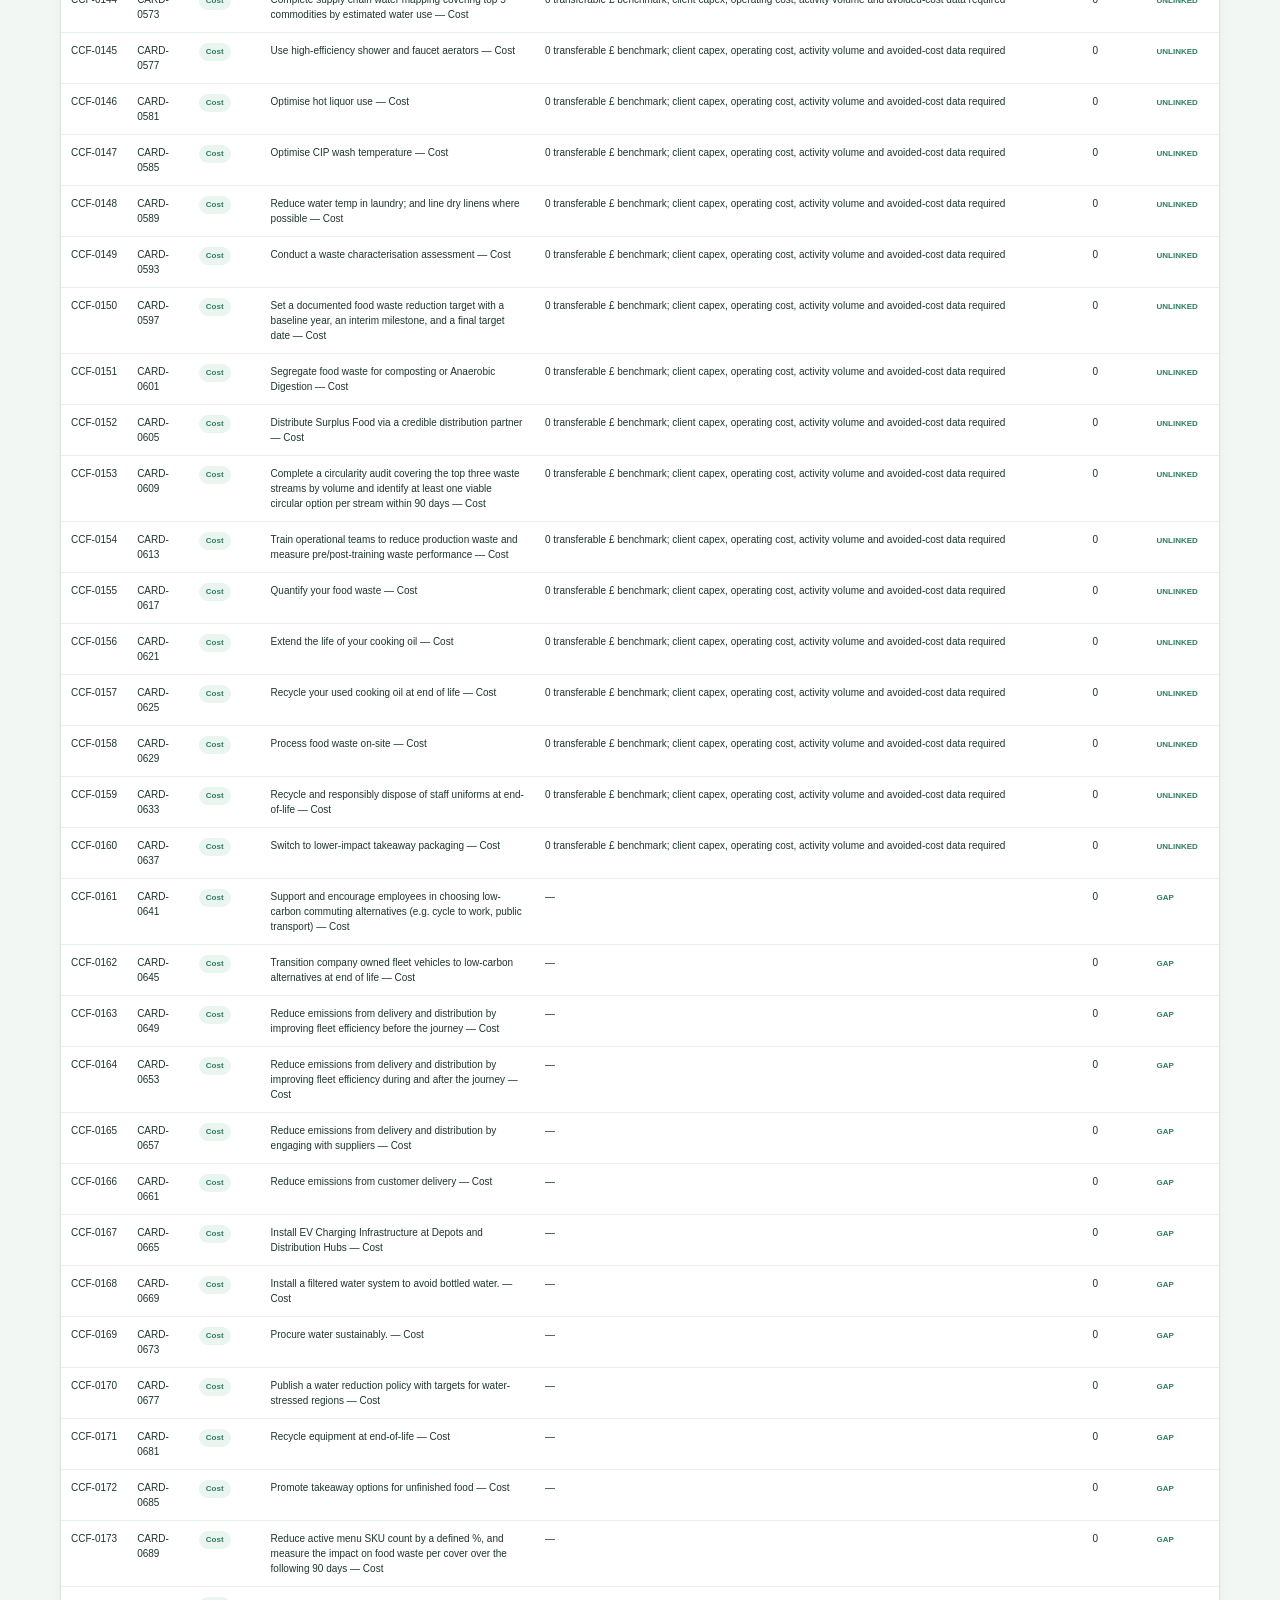
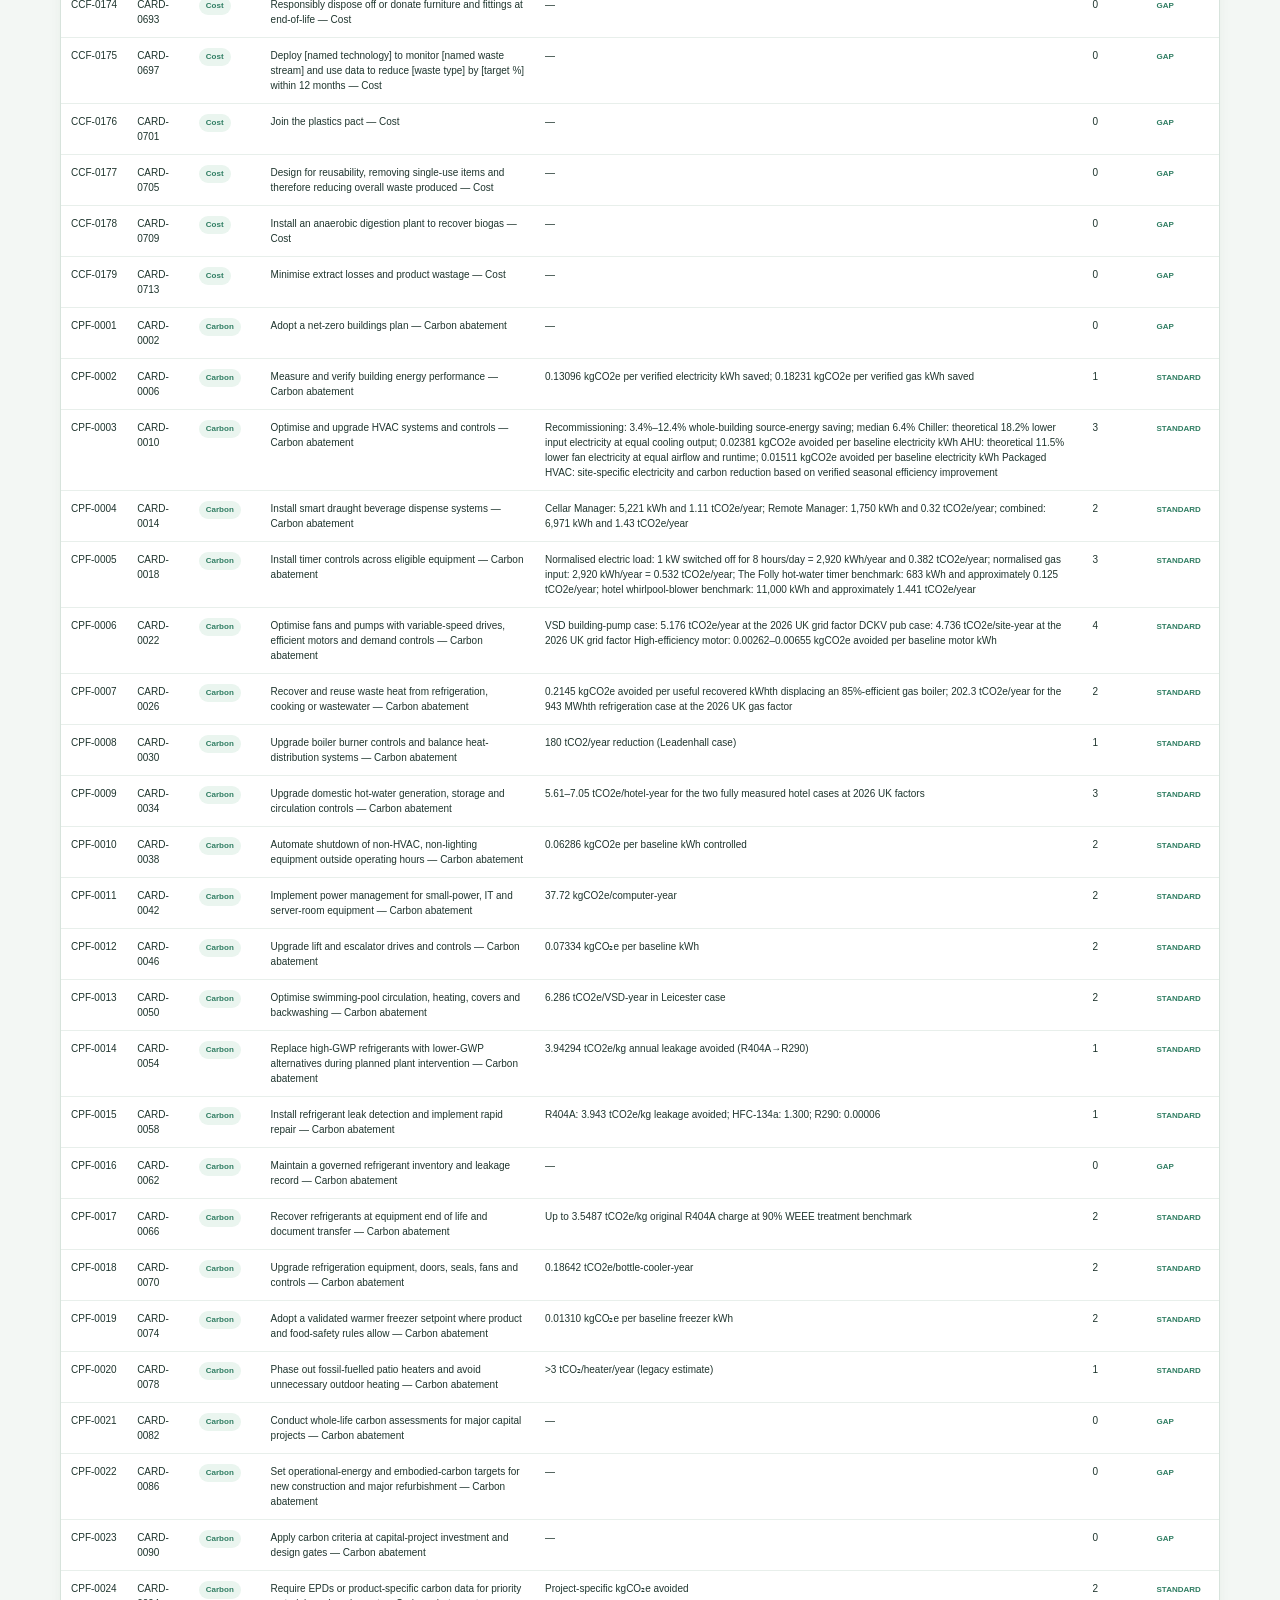
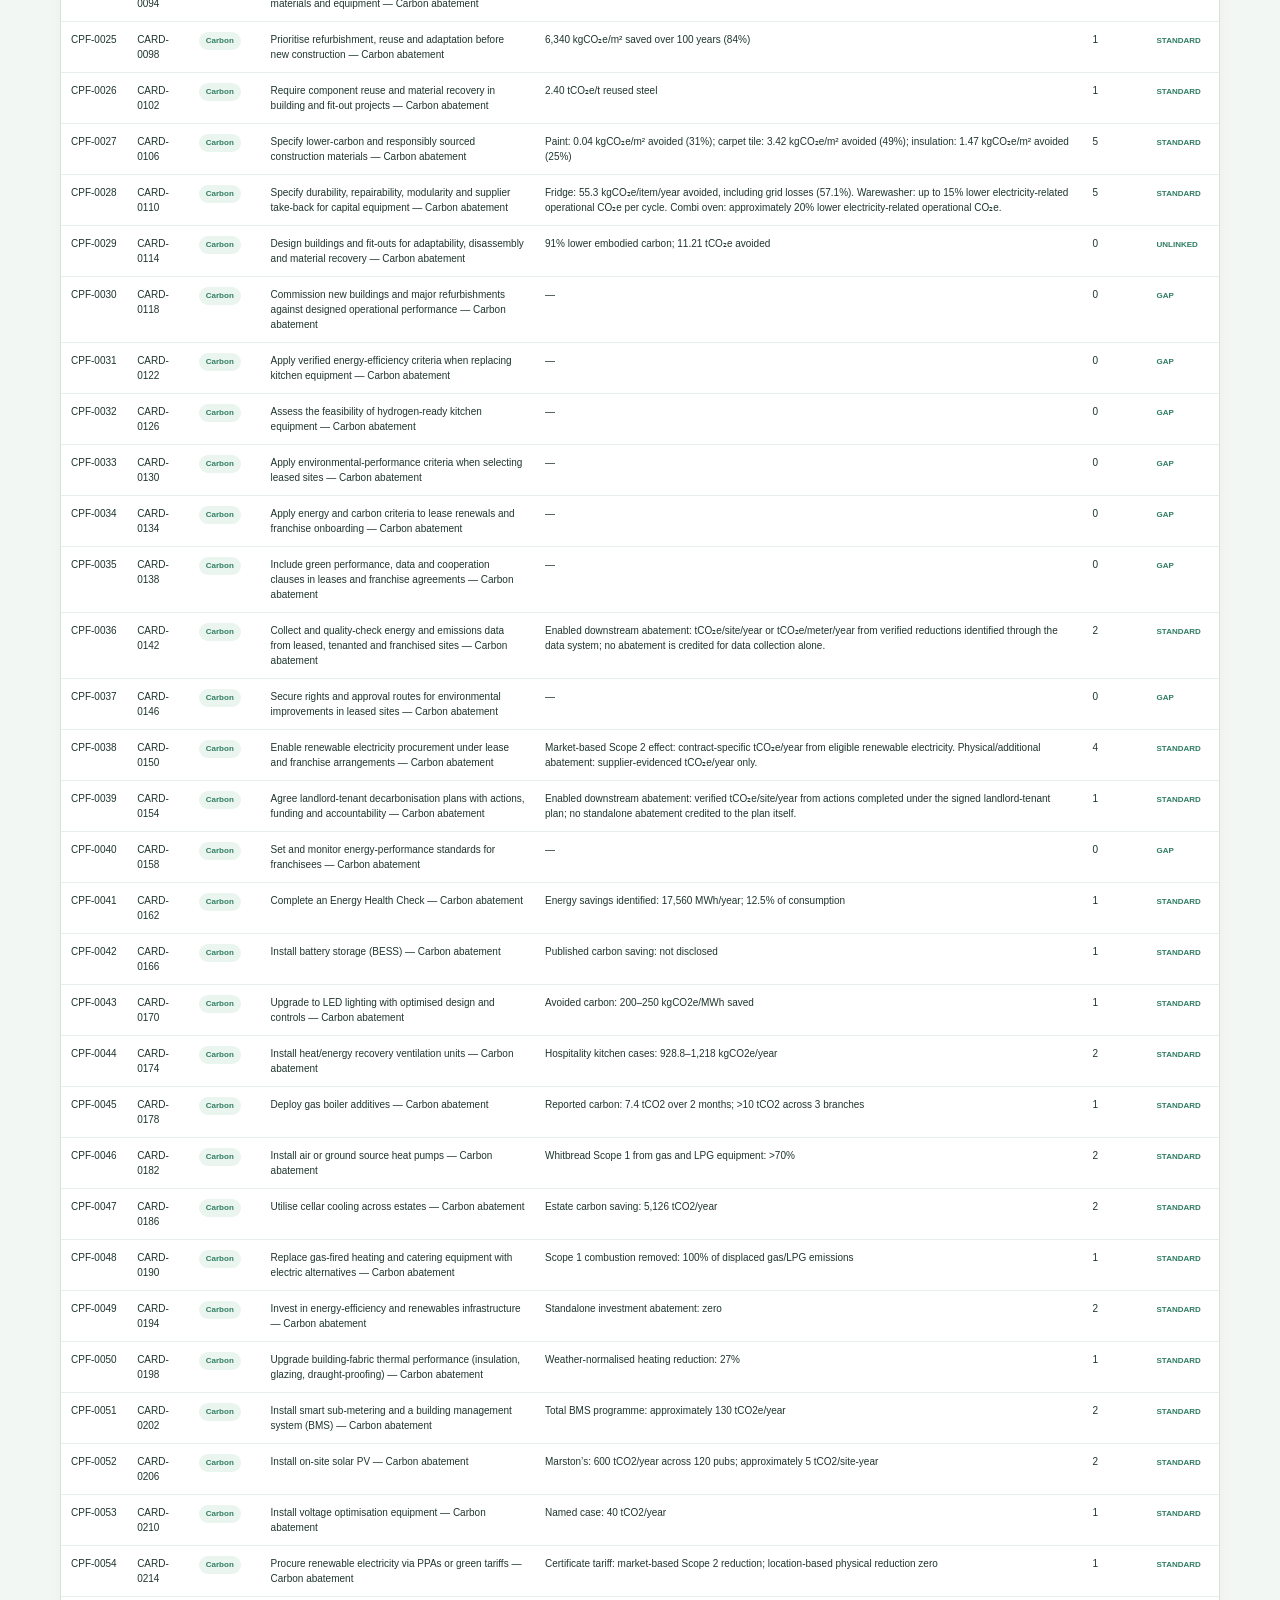
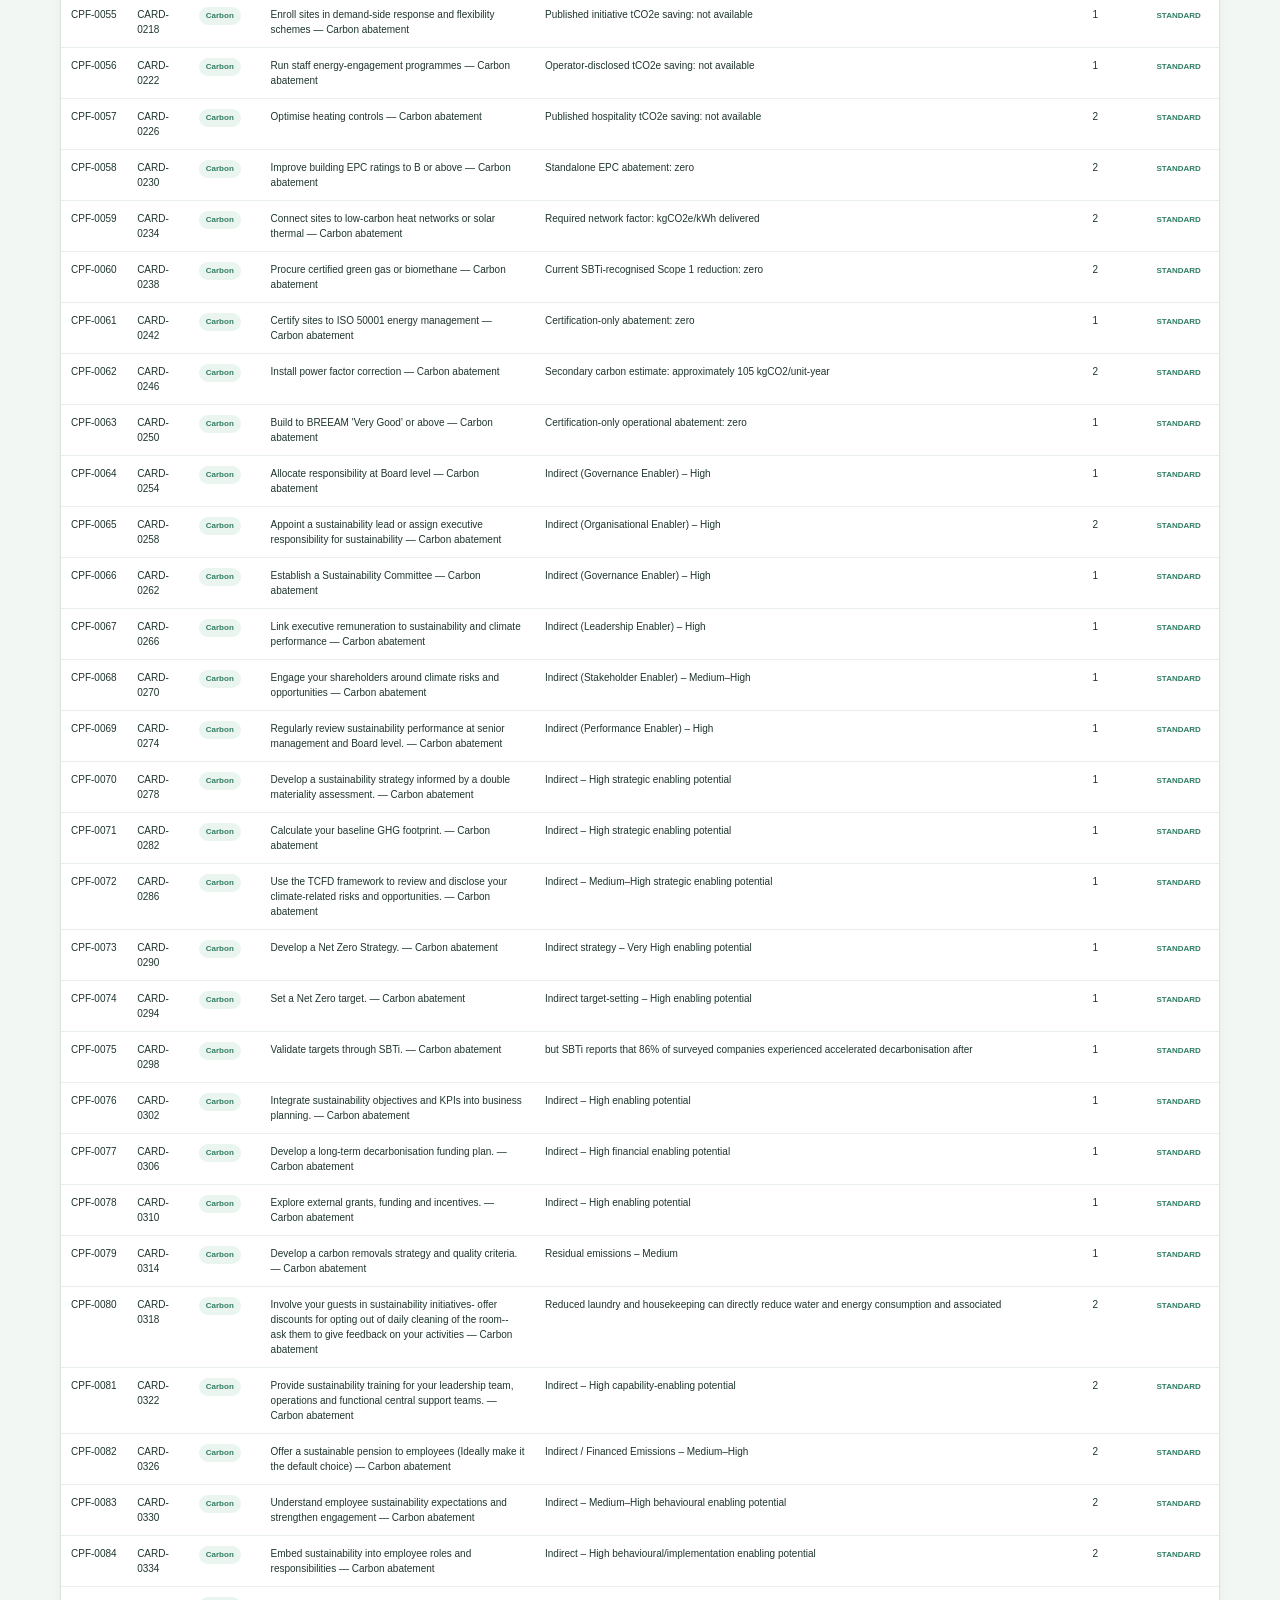
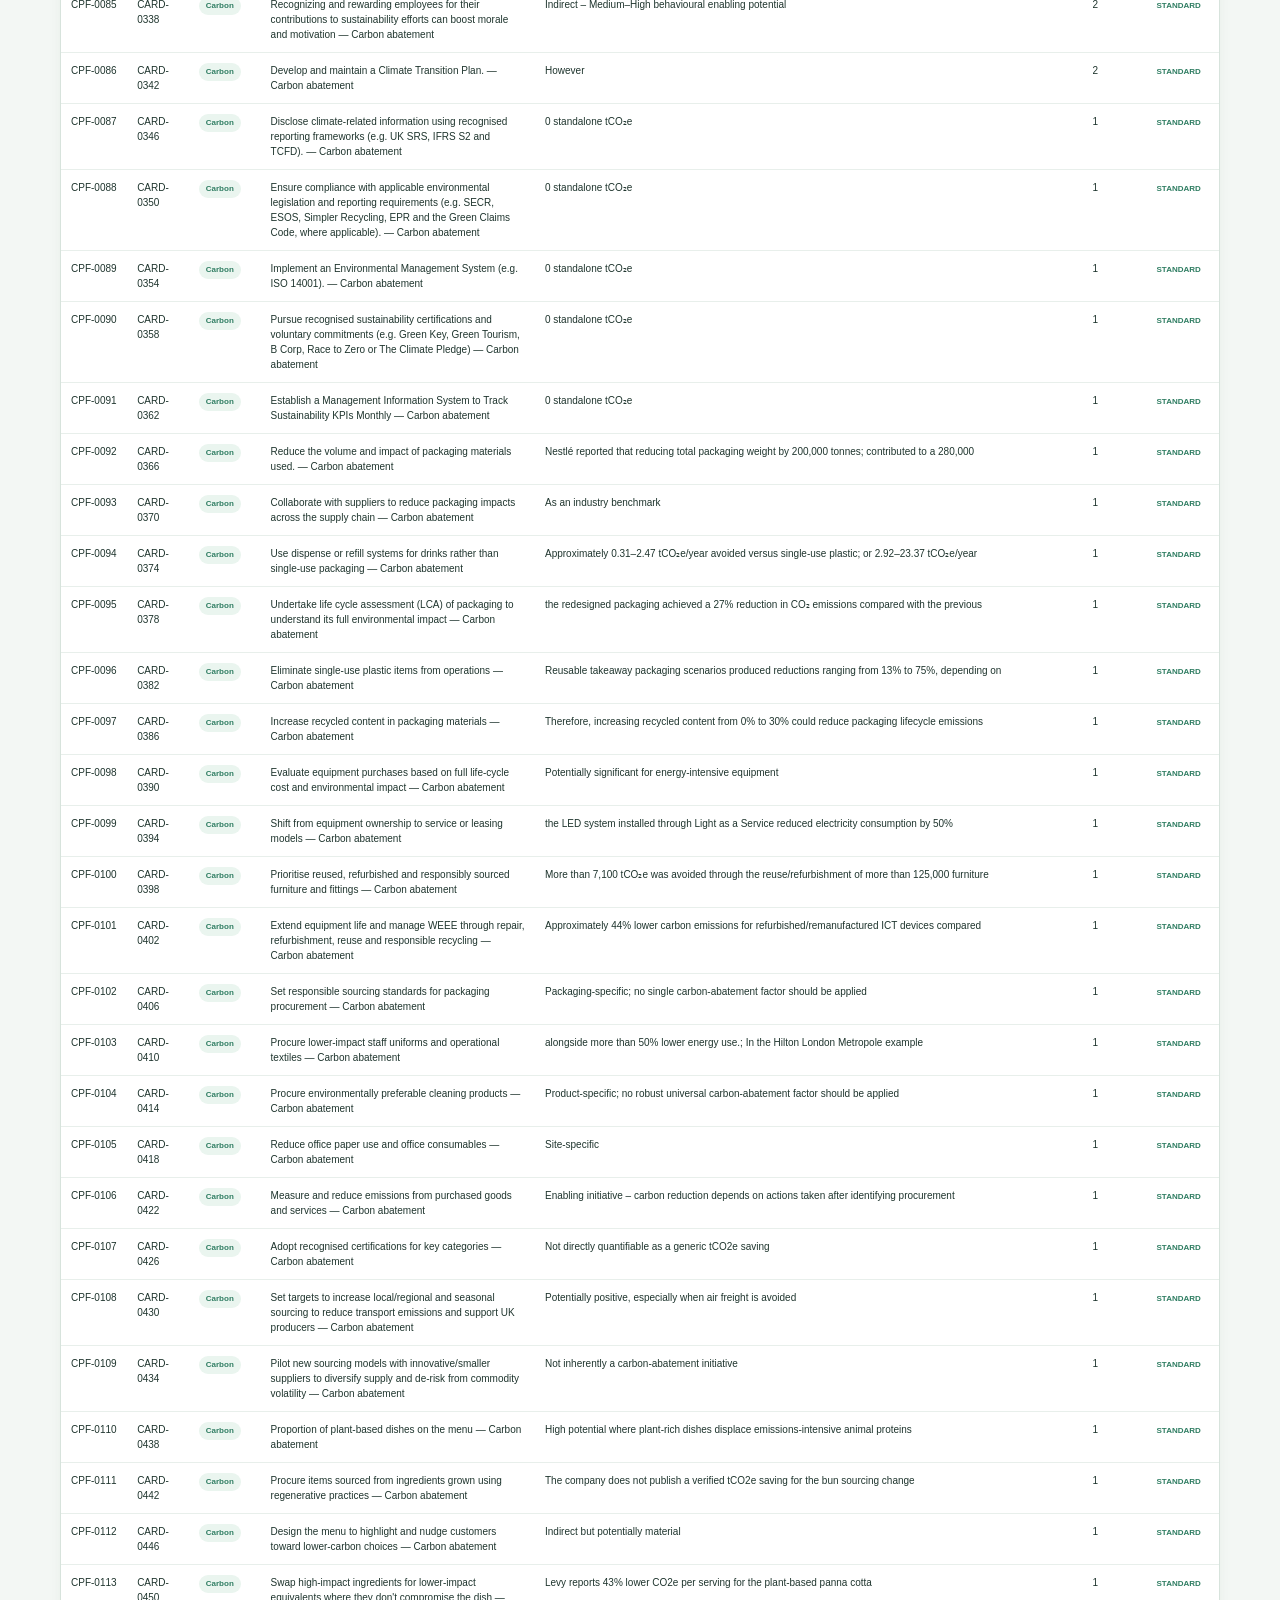
<file: factors.html>
<!doctype html>
<html lang="en">

<head>

<meta charset="utf-8">

<meta
  name="viewport"
  content="width=device-width,initial-scale=1"
>

<title>
  Factors · ZCF CAP
</title>

<link
  rel="stylesheet"
  href="style.css"
>

</head>


<body data-page="factors">


<header class="topbar">

  <a
    class="brand"
    href="index.html"
  >

    <span class="brand-mark">

      <i></i>

      <b></b>

    </span>


    <span class="brand-copy">

      <strong>
        ZERO CARBON FORUM
      </strong>

      <small>
        CAP
        <em>Governance</em>
      </small>

    </span>

  </a>


  <nav class="main-nav">

    <a href="index.html" data-page="dashboard">
      Dashboard
    </a>

    <a href="plan.html" data-page="plan">
      Plan
    </a>

    <a href="progress.html" data-page="progress">
      Progress
    </a>

    <a href="initiatives.html" data-page="initiatives">
      Initiatives
    </a>

    <a href="factors.html" data-page="factors">
      Factors
    </a>

    <a href="evidence.html" data-page="evidence">
      Evidence
    </a>

    <a href="questionnaires.html" data-page="questionnaires">
      Questionnaires
    </a>

    <a href="member-plan.html" class="member-link">
      Member plan
    </a>

  </nav>


  <div class="top-actions">

    <button
      id="refreshData"
      class="text-btn"
    >
      Refresh
    </button>

    <span id="dataStatus">
      Loading…
    </span>

  </div>

</header>


<main class="page-shell">


<section class="heading compact">

  <h1>
    Factors
  </h1>

  <p id="factorSubtitle">
    Loading value-card factor bank…
  </p>

</section>


<div class="filter-row">

  <input
    id="factorSearch"
    placeholder="Search ID, name, initiative"
  >


  <select id="factorType">

    <option value="">
      All types
    </option>

    <option value="Cost">
      Cost
    </option>

    <option value="Carbon">
      Carbon
    </option>

    <option value="Timing">
      Timing
    </option>

    <option value="Efficiency">
      Efficiency
    </option>

  </select>


  <select id="factorAvailability">

    <option value="">
      All availability
    </option>

  </select>

</div>


<section class="panel table-panel">

  <div class="table-wrap">

    <table>

      <thead>

        <tr>

          <th>
            Factor_ID
          </th>

          <th>
            Card_ID
          </th>

          <th>
            Type
          </th>

          <th>
            Factor_Name
          </th>

          <th>
            Published_Display_Value
          </th>

          <th>
            Evidence
          </th>

          <th>
            Availability
          </th>

        </tr>

      </thead>


      <tbody id="factorTable">

        <tr>

          <td
            colspan="7"
            class="empty-cell"
          >
            Loading…
          </td>

        </tr>

      </tbody>

    </table>

  </div>

</section>


</main>


<footer class="footer">

  <p>
    © 2026 Zero Carbon Forum · Climate Action Plan Governance prototype.
  </p>

</footer>


<script src="app.js"></script>


</body>

</html>
</file>
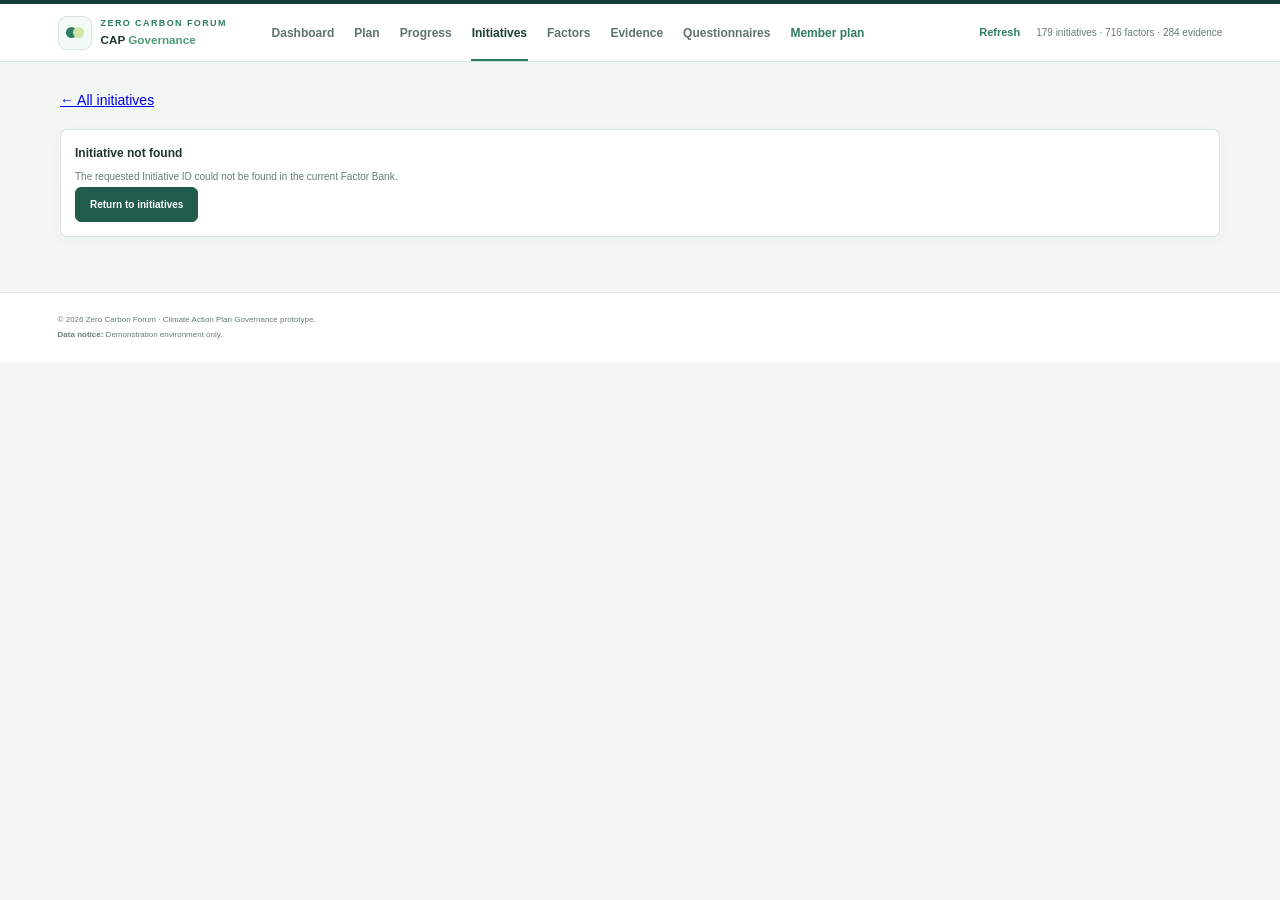
<file: initiative-detail.html>
<!doctype html>

<html lang="en">

<head>

<meta charset="utf-8">

<meta
  name="viewport"
  content="width=device-width,initial-scale=1"
>

<title>
  Initiative · ZCF CAP
</title>

<link
  rel="stylesheet"
  href="style.css"
>

</head>


<body data-page="initiative-detail">


<header class="topbar">

  <a
    class="brand"
    href="index.html"
  >

    <span class="brand-mark">
      <i></i>
      <b></b>
    </span>


    <span class="brand-copy">

      <strong>
        ZERO CARBON FORUM
      </strong>

      <small>
        CAP
        <em>Governance</em>
      </small>

    </span>

  </a>


  <nav class="main-nav">

    <a
      href="index.html"
      data-page="dashboard"
    >
      Dashboard
    </a>

    <a
      href="plan.html"
      data-page="plan"
    >
      Plan
    </a>

    <a
      href="progress.html"
      data-page="progress"
    >
      Progress
    </a>

    <a
      href="initiatives.html"
      data-page="initiatives"
    >
      Initiatives
    </a>

    <a
      href="factors.html"
      data-page="factors"
    >
      Factors
    </a>

    <a
      href="evidence.html"
      data-page="evidence"
    >
      Evidence
    </a>

    <a
      href="questionnaires.html"
      data-page="questionnaires"
    >
      Questionnaires
    </a>

    <a
      href="member-plan.html"
      class="member-link"
    >
      Member plan
    </a>

  </nav>


  <div class="top-actions">

    <button
      id="refreshData"
      class="text-btn"
    >
      Refresh
    </button>

    <span id="dataStatus">
      Loading…
    </span>

  </div>

</header>



<main class="page-shell">


<!-- BACK -->

<a
  href="initiatives.html"
  class="detail-back-link"
>
  ← All initiatives
</a>



<!-- LOADING -->

<div
  id="detailLoading"
  class="detail-loading"
>

  Loading initiative…

</div>



<!-- DETAIL -->

<div
  id="initiativeDetail"
  class="hidden"
>


  <!-- HEADER -->

  <section class="initiative-detail-header">

    <h1 id="detailTitle">
    </h1>

    <div
      id="detailId"
      class="detail-id"
    >
    </div>

    <div
      id="detailTaxonomy"
      class="detail-taxonomy"
    >
    </div>

  </section>



  <!-- CORE INFORMATION -->

  <section class="initiative-info-grid">


    <article class="initiative-info-block">

      <span class="info-label">
        DESCRIPTION
      </span>

      <p id="detailDescription">
      </p>

    </article>



    <article class="initiative-info-block">

      <span class="info-label">
        WHY / BENEFIT
      </span>

      <p id="detailBenefit">
      </p>

    </article>



    <article class="initiative-info-block">

      <span class="info-label">
        HOW
      </span>

      <p id="detailHow">
      </p>

    </article>



    <article class="initiative-info-block">

      <span class="info-label">
        KPI
      </span>

      <p id="detailKpi">
      </p>

    </article>


  </section>



  <!-- FACTOR CARDS -->

  <section class="detail-section">

    <div class="detail-section-heading">

      <div>

        <p class="eyebrow">
          VALUE CARDS
        </p>

        <h2>
          Published figures
        </h2>

      </div>

    </div>


    <div
      id="detailFactorCards"
      class="detail-factor-grid"
    >
    </div>

  </section>



  <!-- CASE STUDIES -->

  <section class="detail-section">

    <div class="detail-section-heading">

      <div>

        <p class="eyebrow">
          EVIDENCE IN PRACTICE
        </p>

        <h2>
          Case studies
        </h2>

      </div>

    </div>


    <div
      id="detailCases"
      class="case-study-grid"
    >
    </div>

  </section>



  <!-- APPLICABILITY -->

  <section class="detail-section">

    <div class="detail-section-heading">

      <div>

        <p class="eyebrow">
          APPLICABILITY
        </p>

        <h2>
          Sector coverage
        </h2>

      </div>

    </div>


    <div class="applicability-grid">


      <article class="applicability-card">

        <span class="info-label">
          INCLUDED
        </span>

        <p id="detailIncluded">
        </p>

      </article>


      <article class="applicability-card">

        <span class="info-label">
          NOT INCLUDED / CAVEAT
        </span>

        <p id="detailExcluded">
        </p>

      </article>


    </div>

  </section>


</div>



<!-- ERROR -->

<section
  id="detailError"
  class="panel hidden"
>

  <h2>
    Initiative not found
  </h2>

  <p class="muted-copy">
    The requested Initiative ID could not be found in the current Factor Bank.
  </p>

  <a
    href="initiatives.html"
    class="btn primary"
  >
    Return to initiatives
  </a>

</section>


</main>



<footer class="footer">

  <p>
    © 2026 Zero Carbon Forum · Climate Action Plan Governance prototype.
  </p>

  <p>
    <strong>Data notice:</strong>
    Demonstration environment only.
  </p>

</footer>


<script src="app.js"></script>


</body>

</html>
</file>
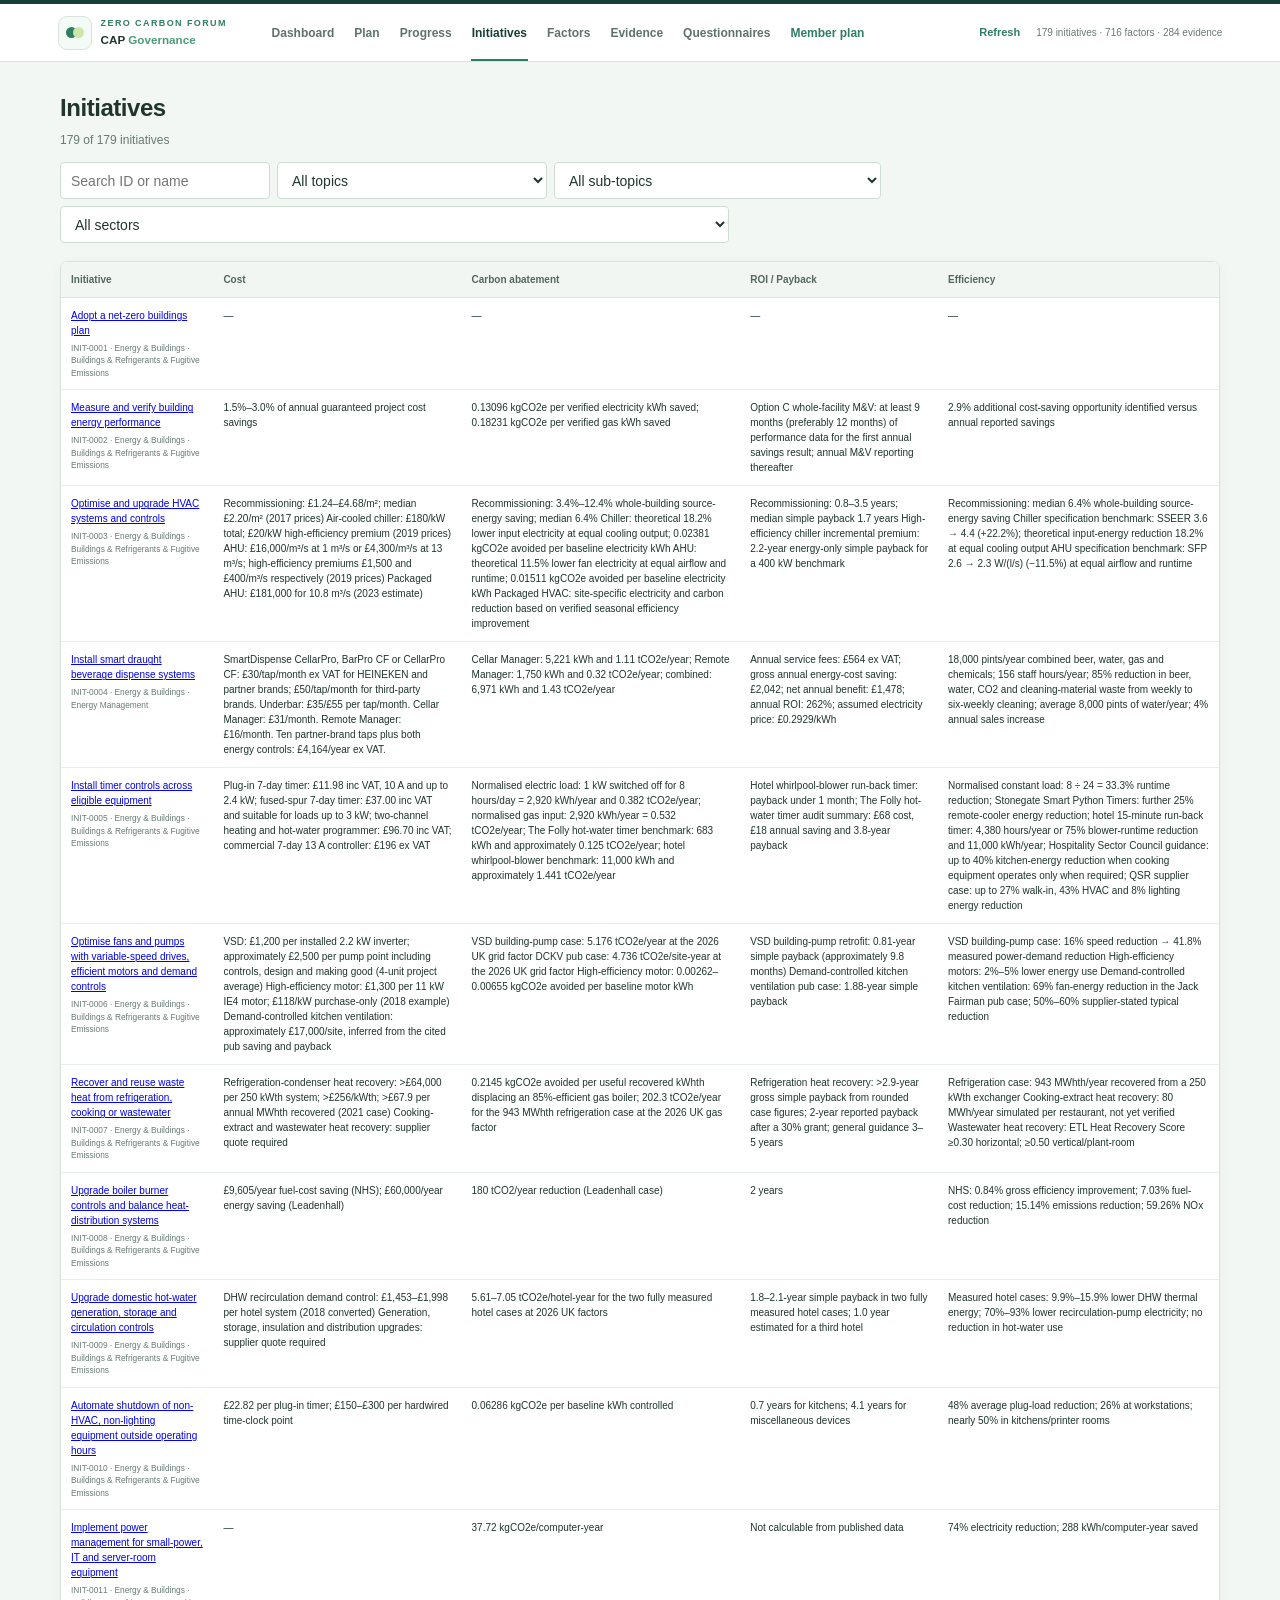
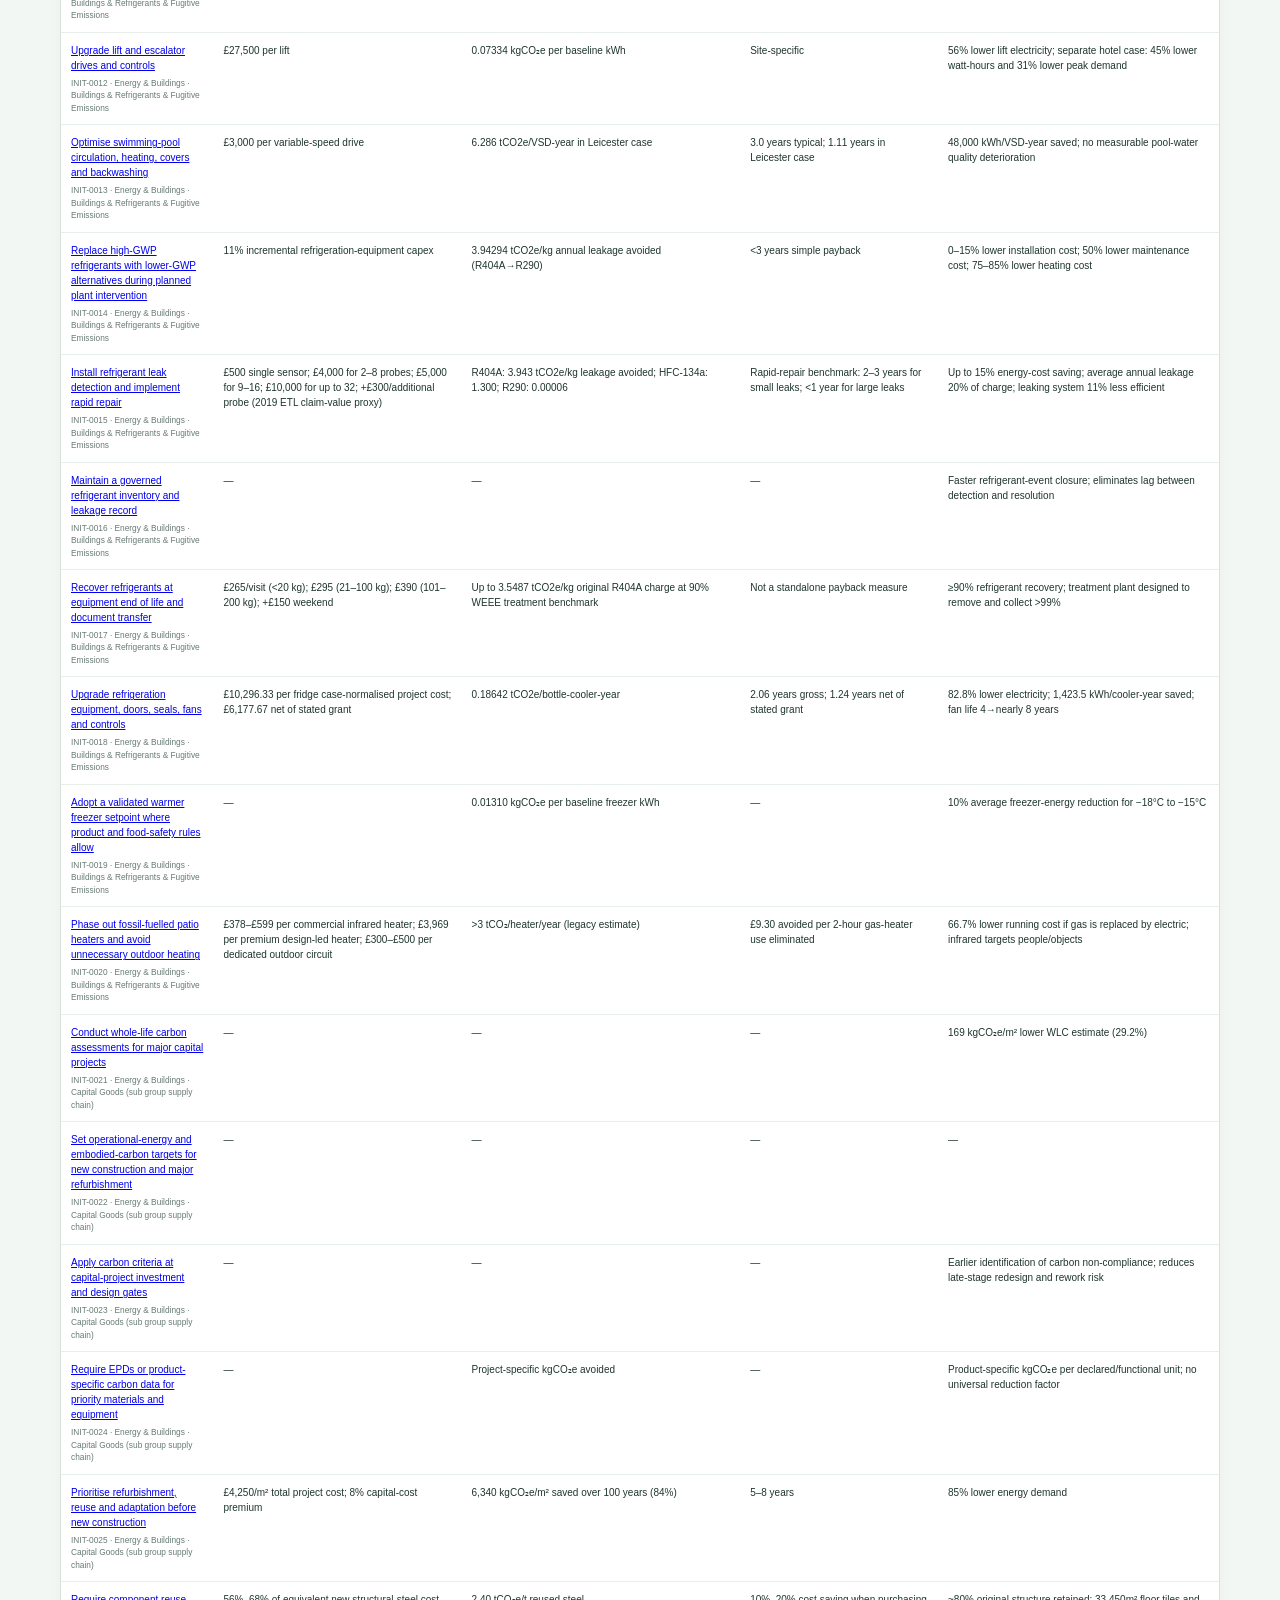
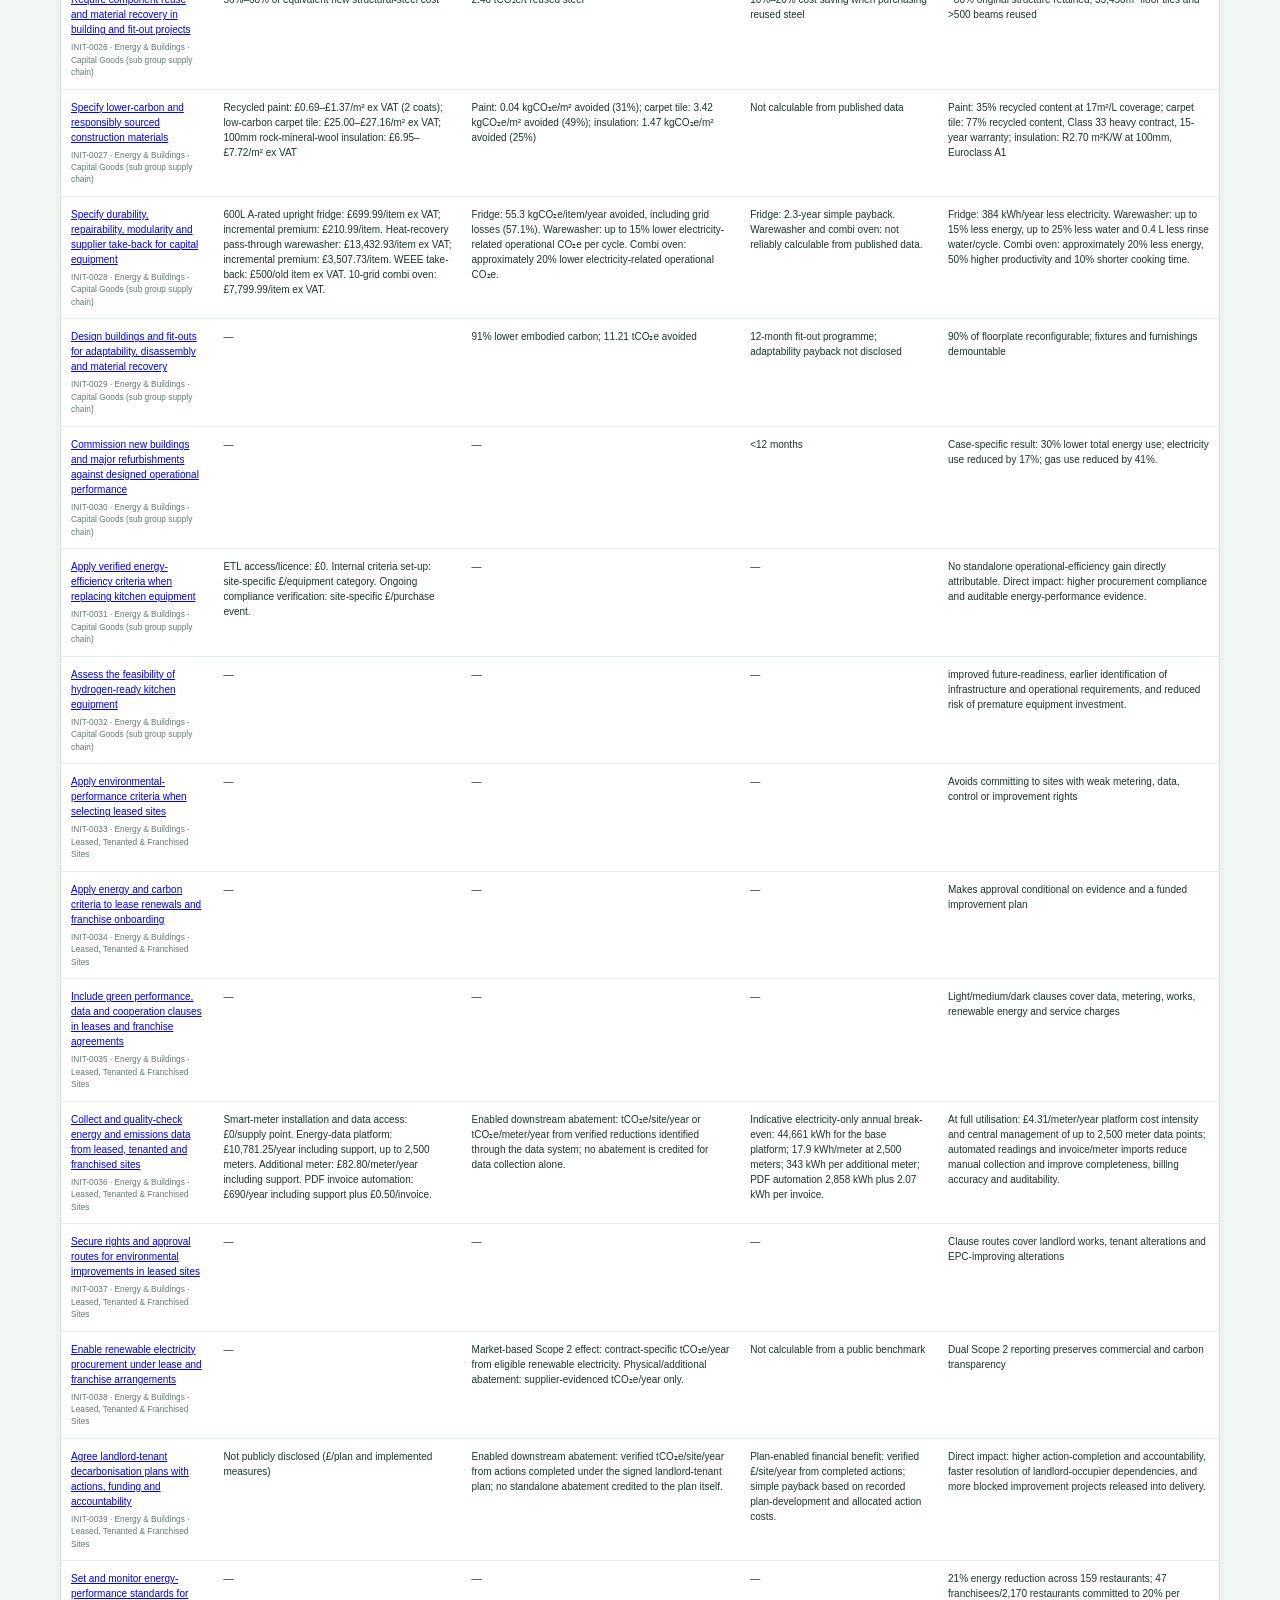
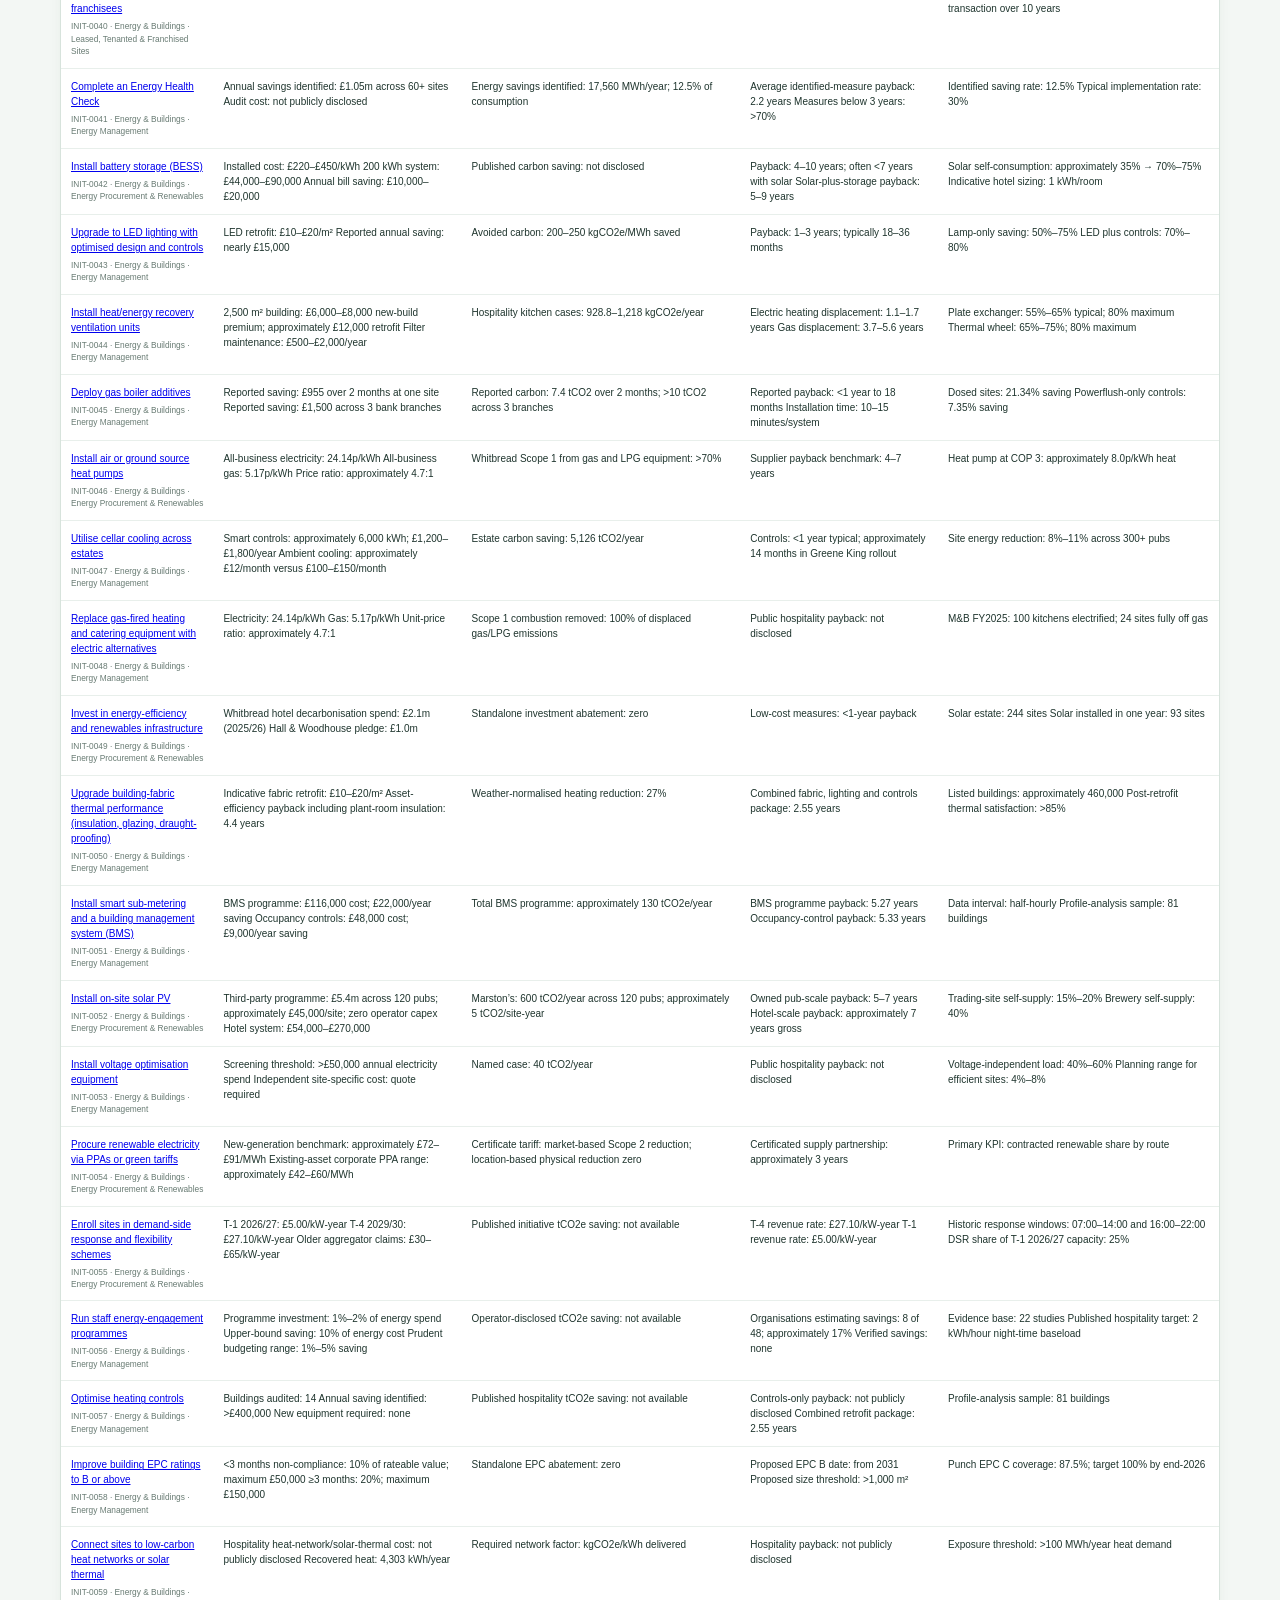
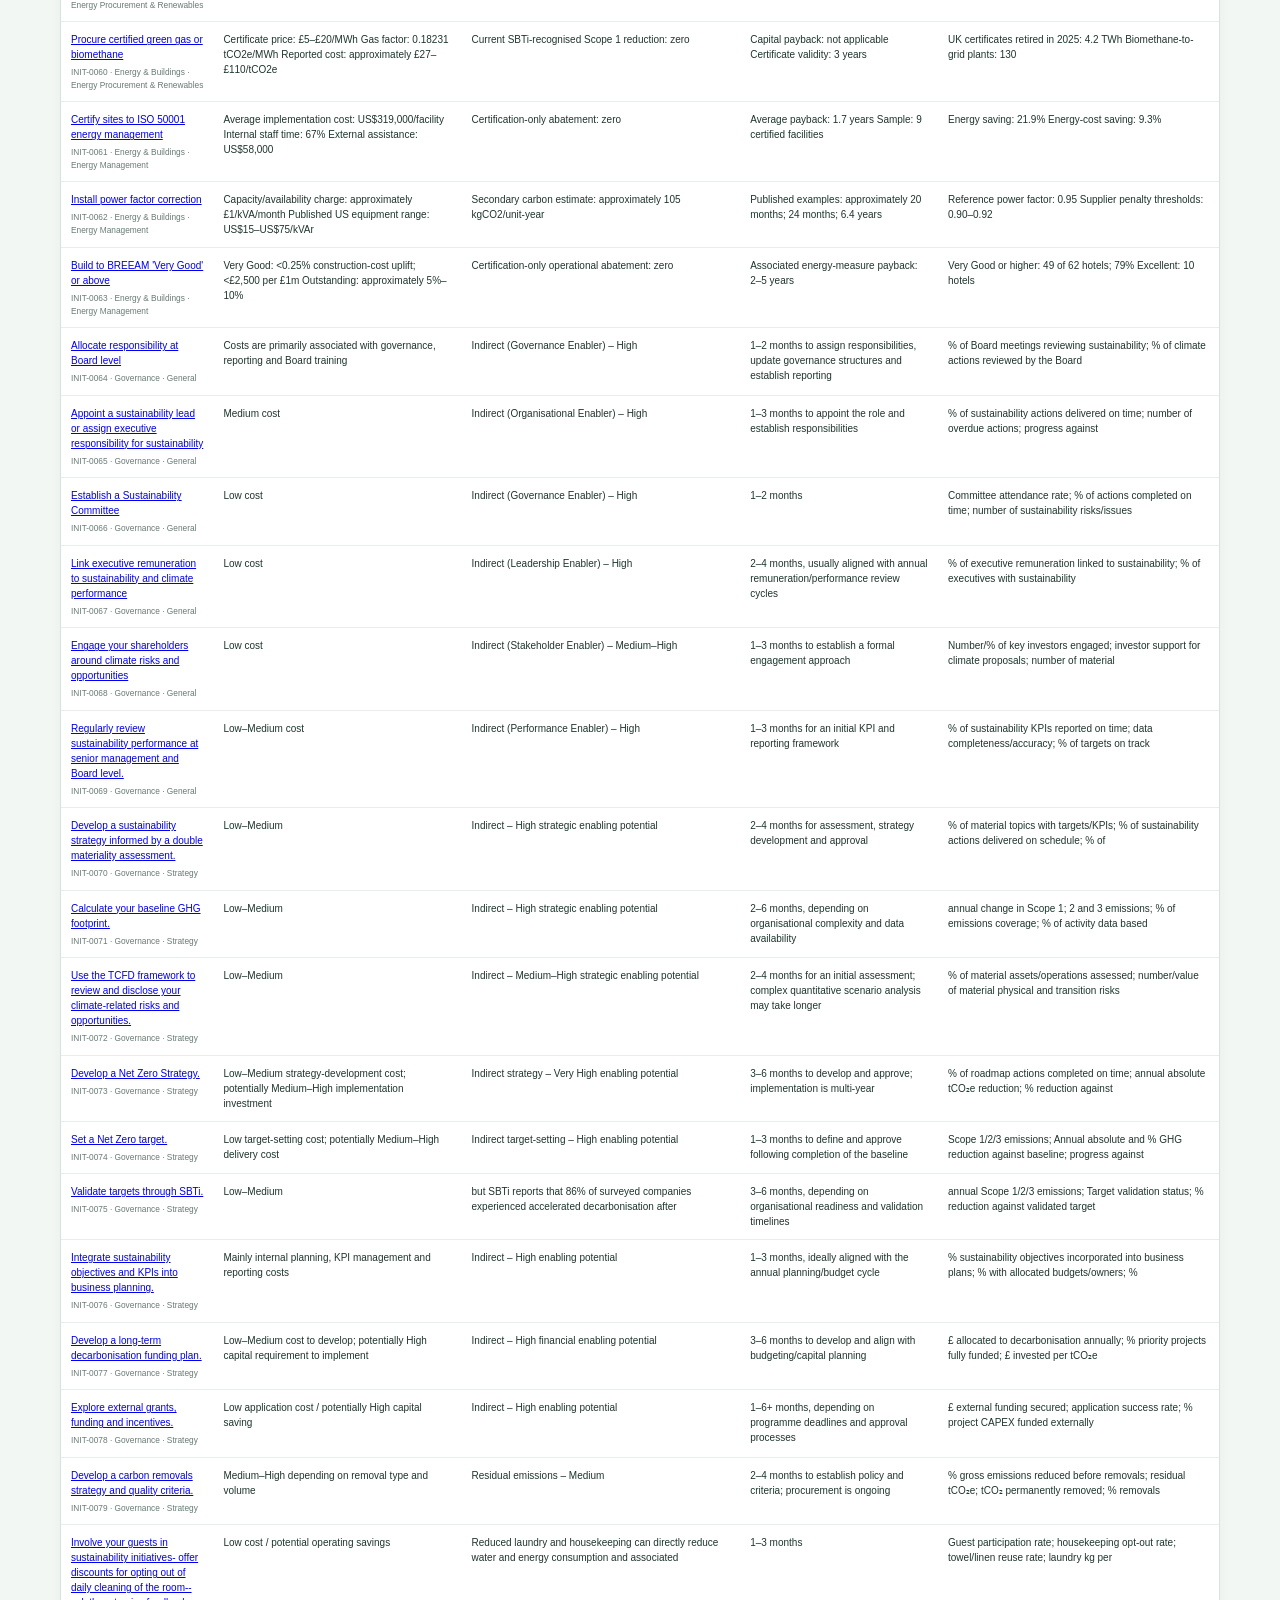
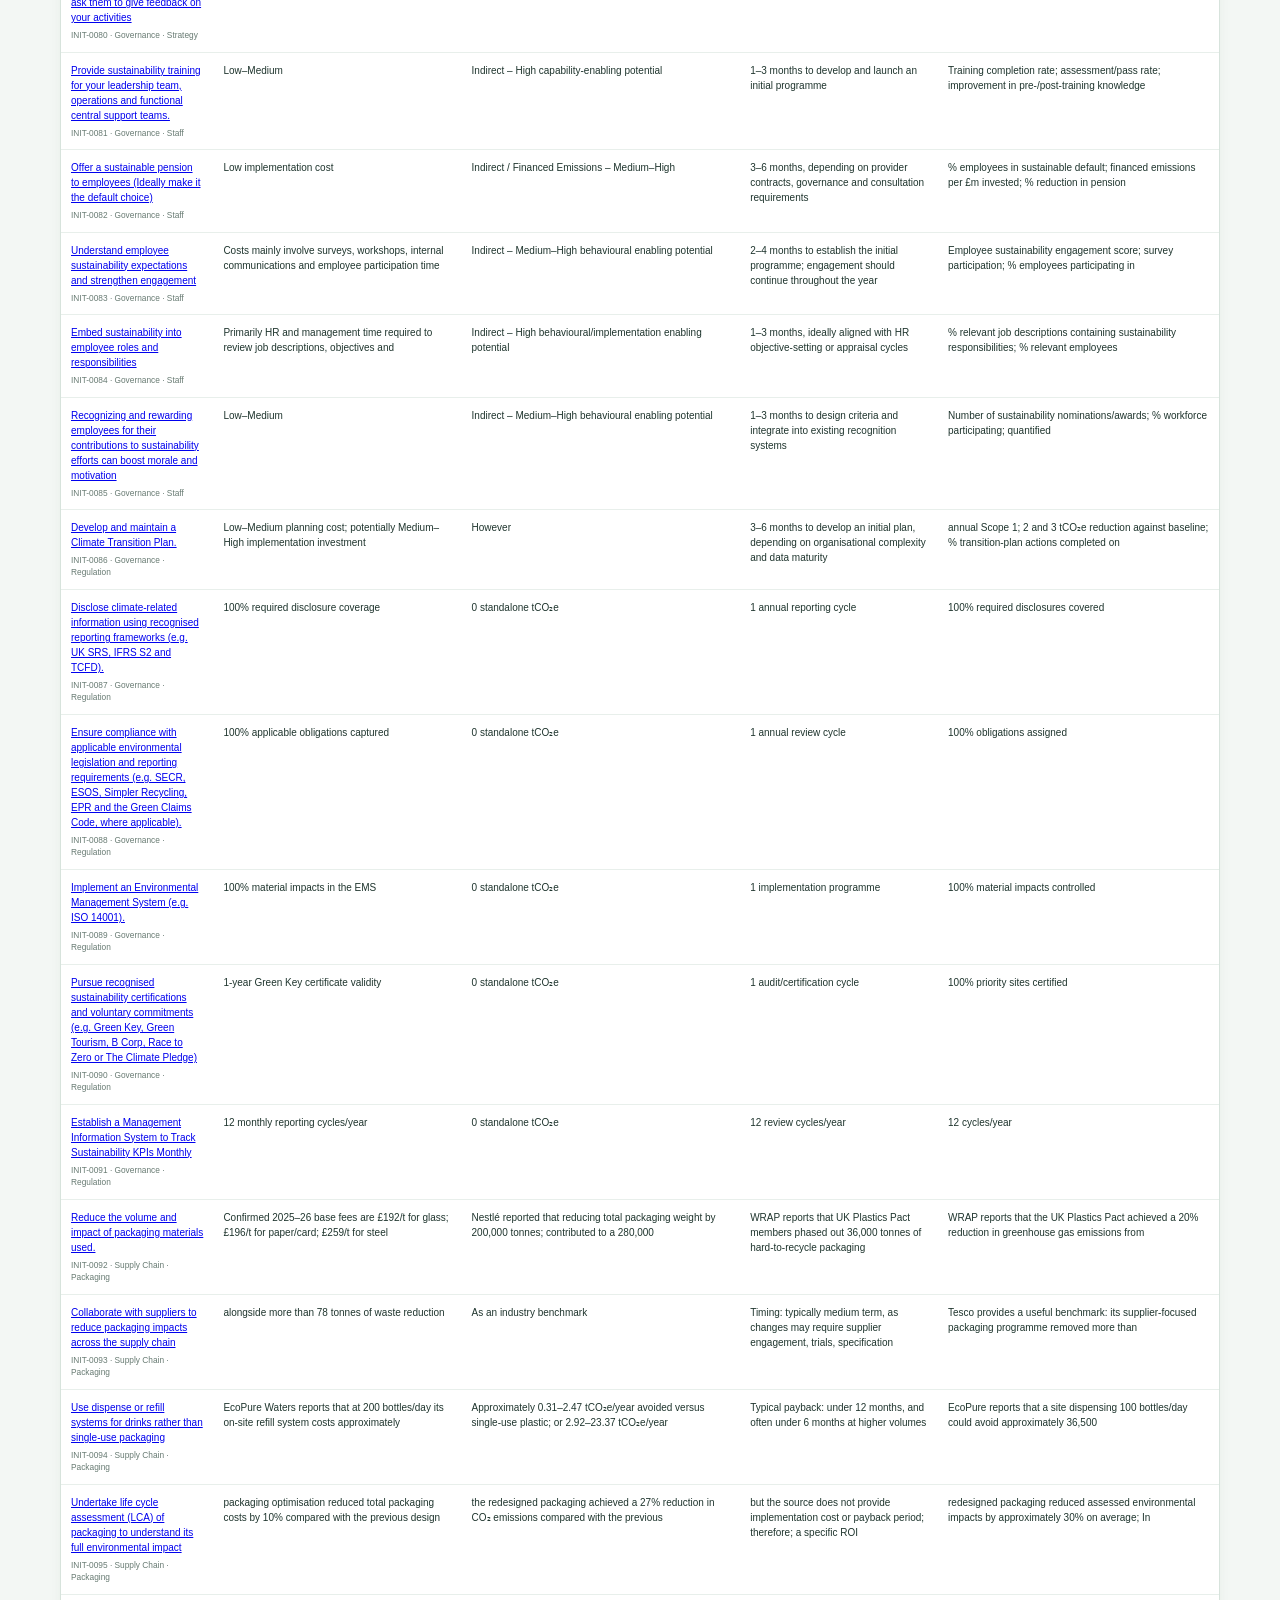
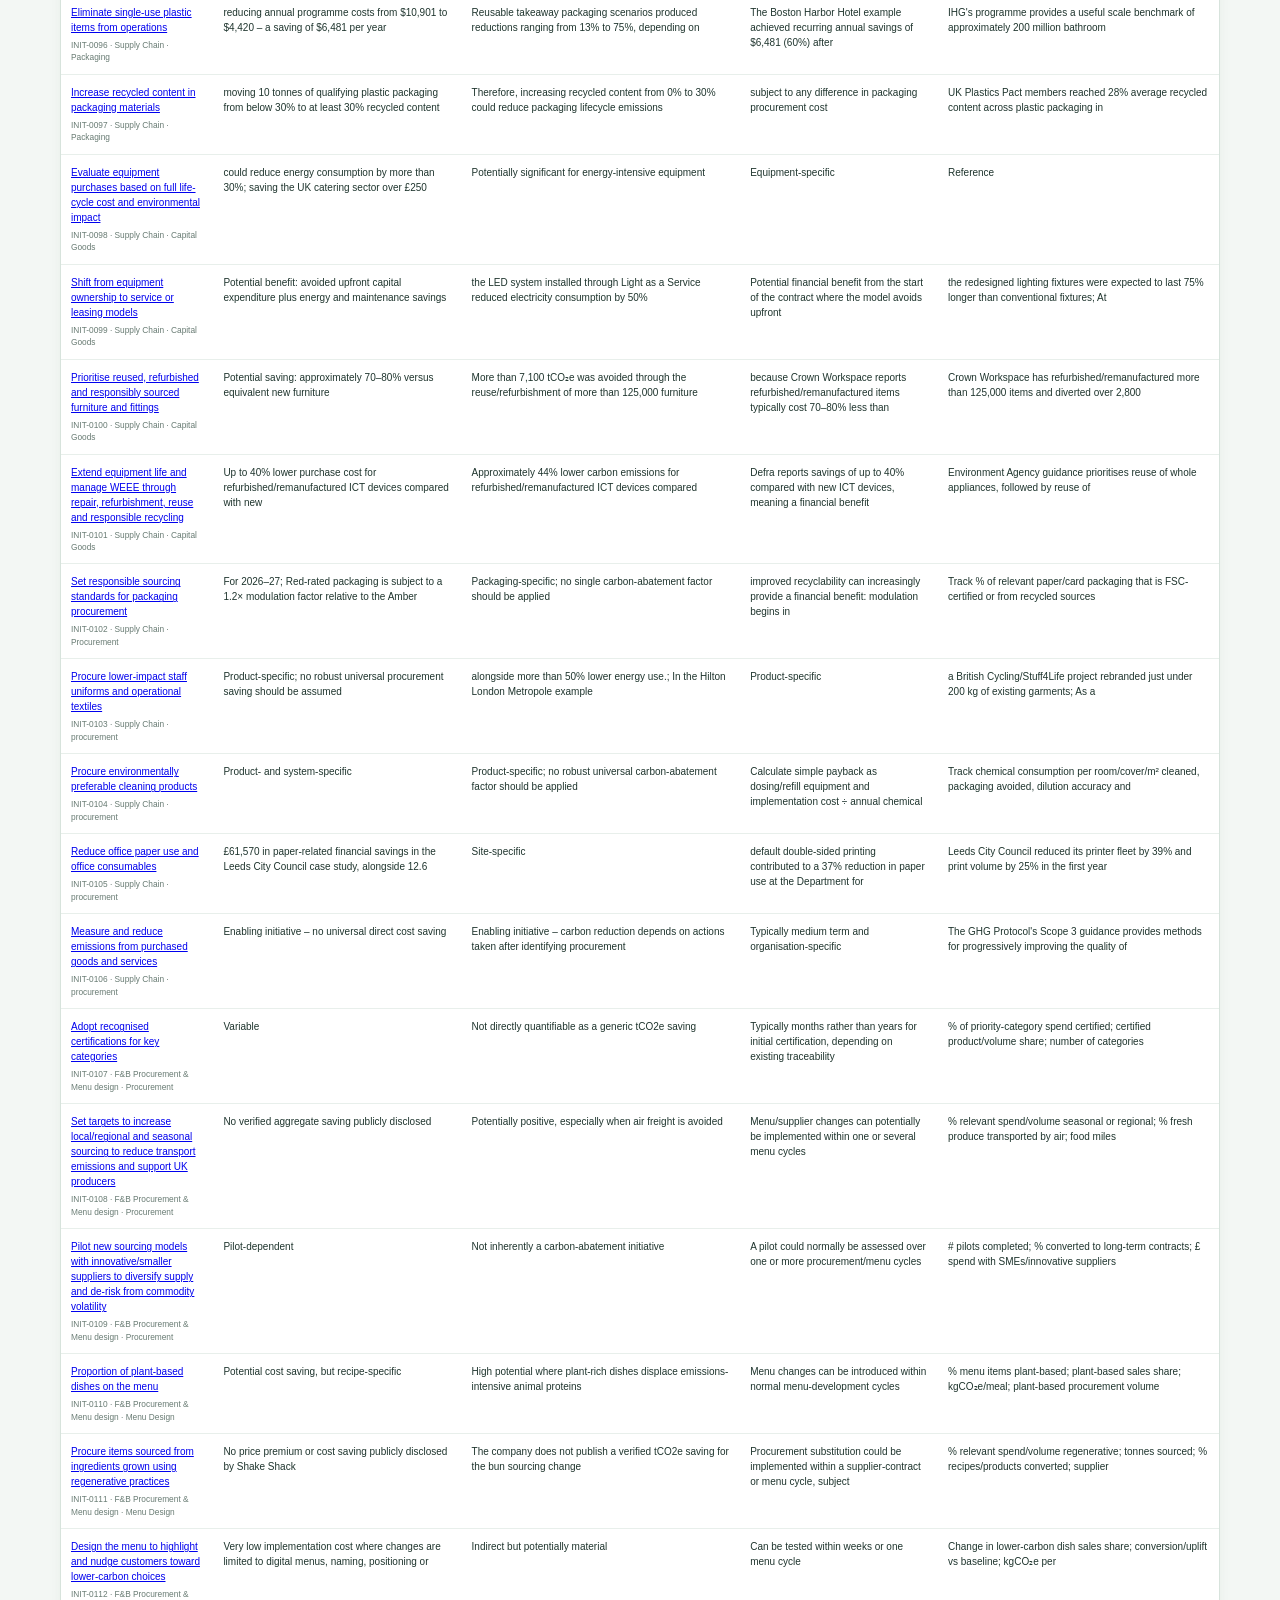
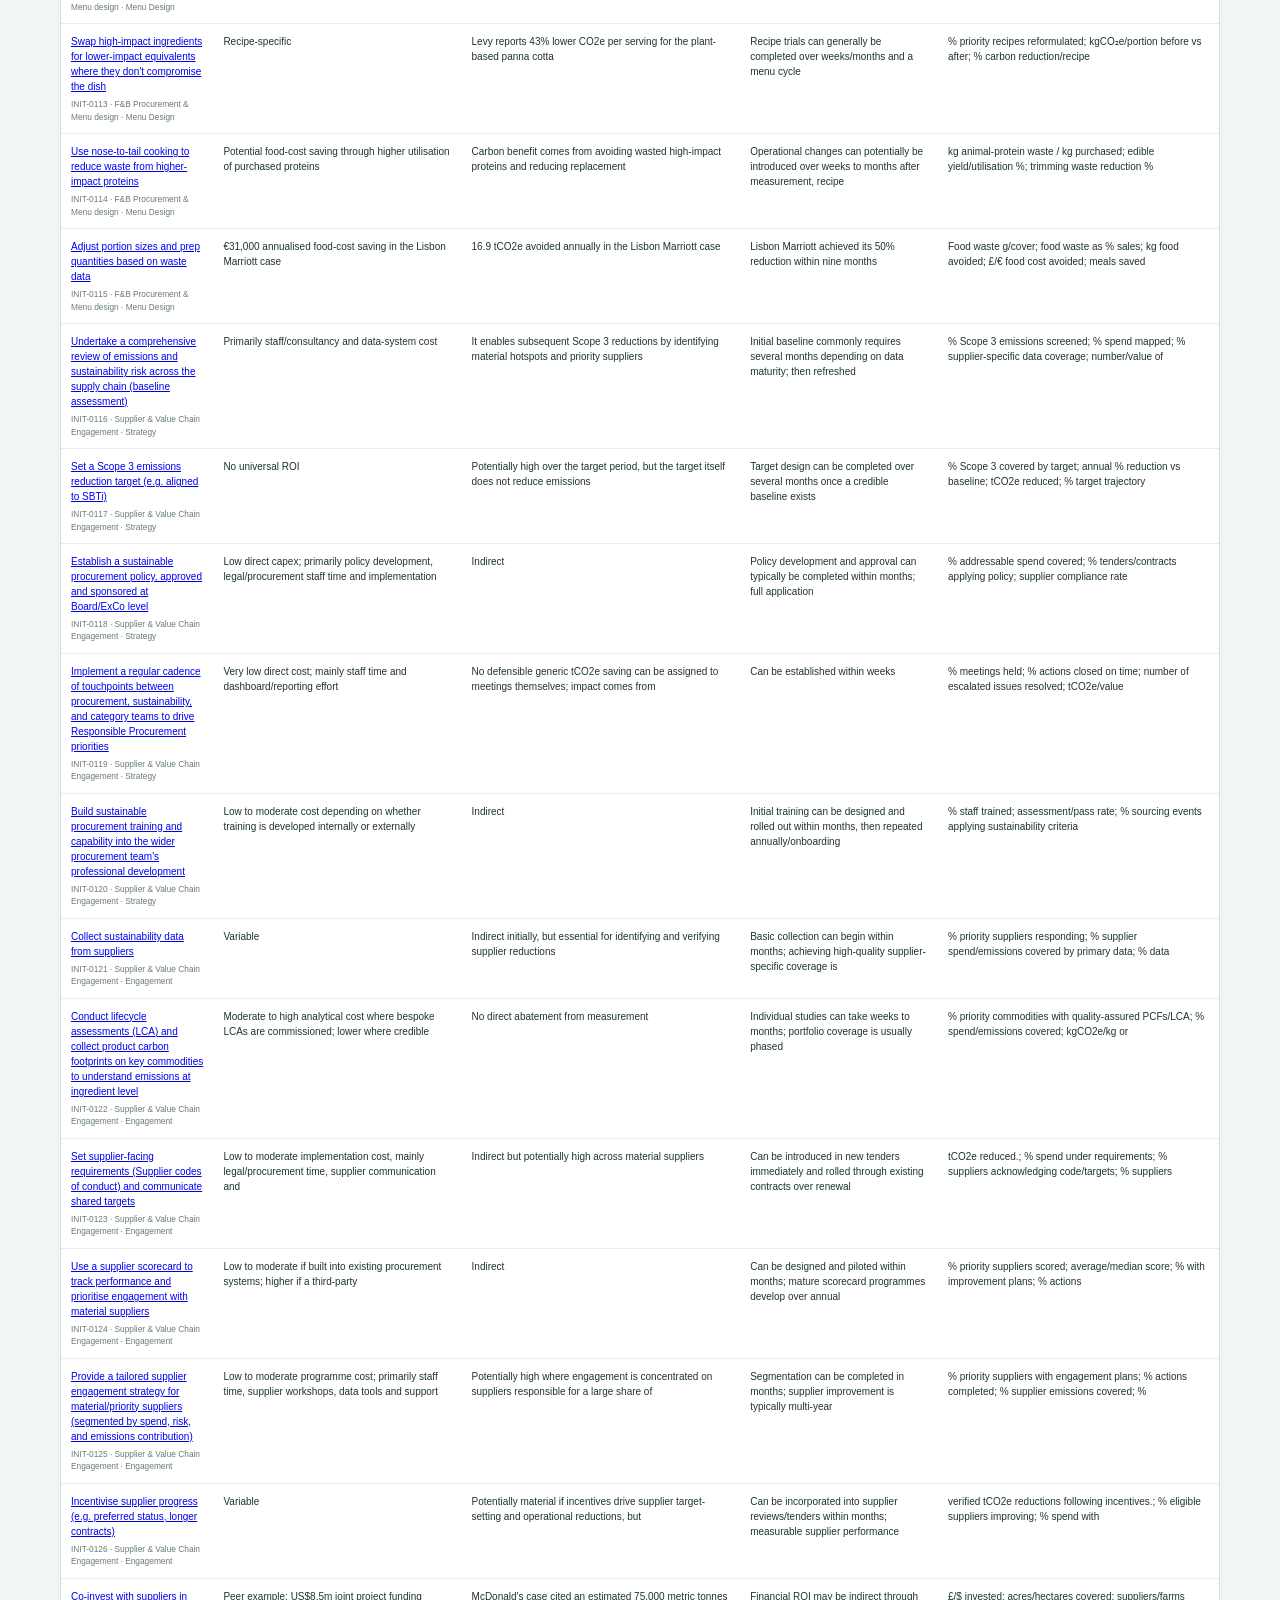
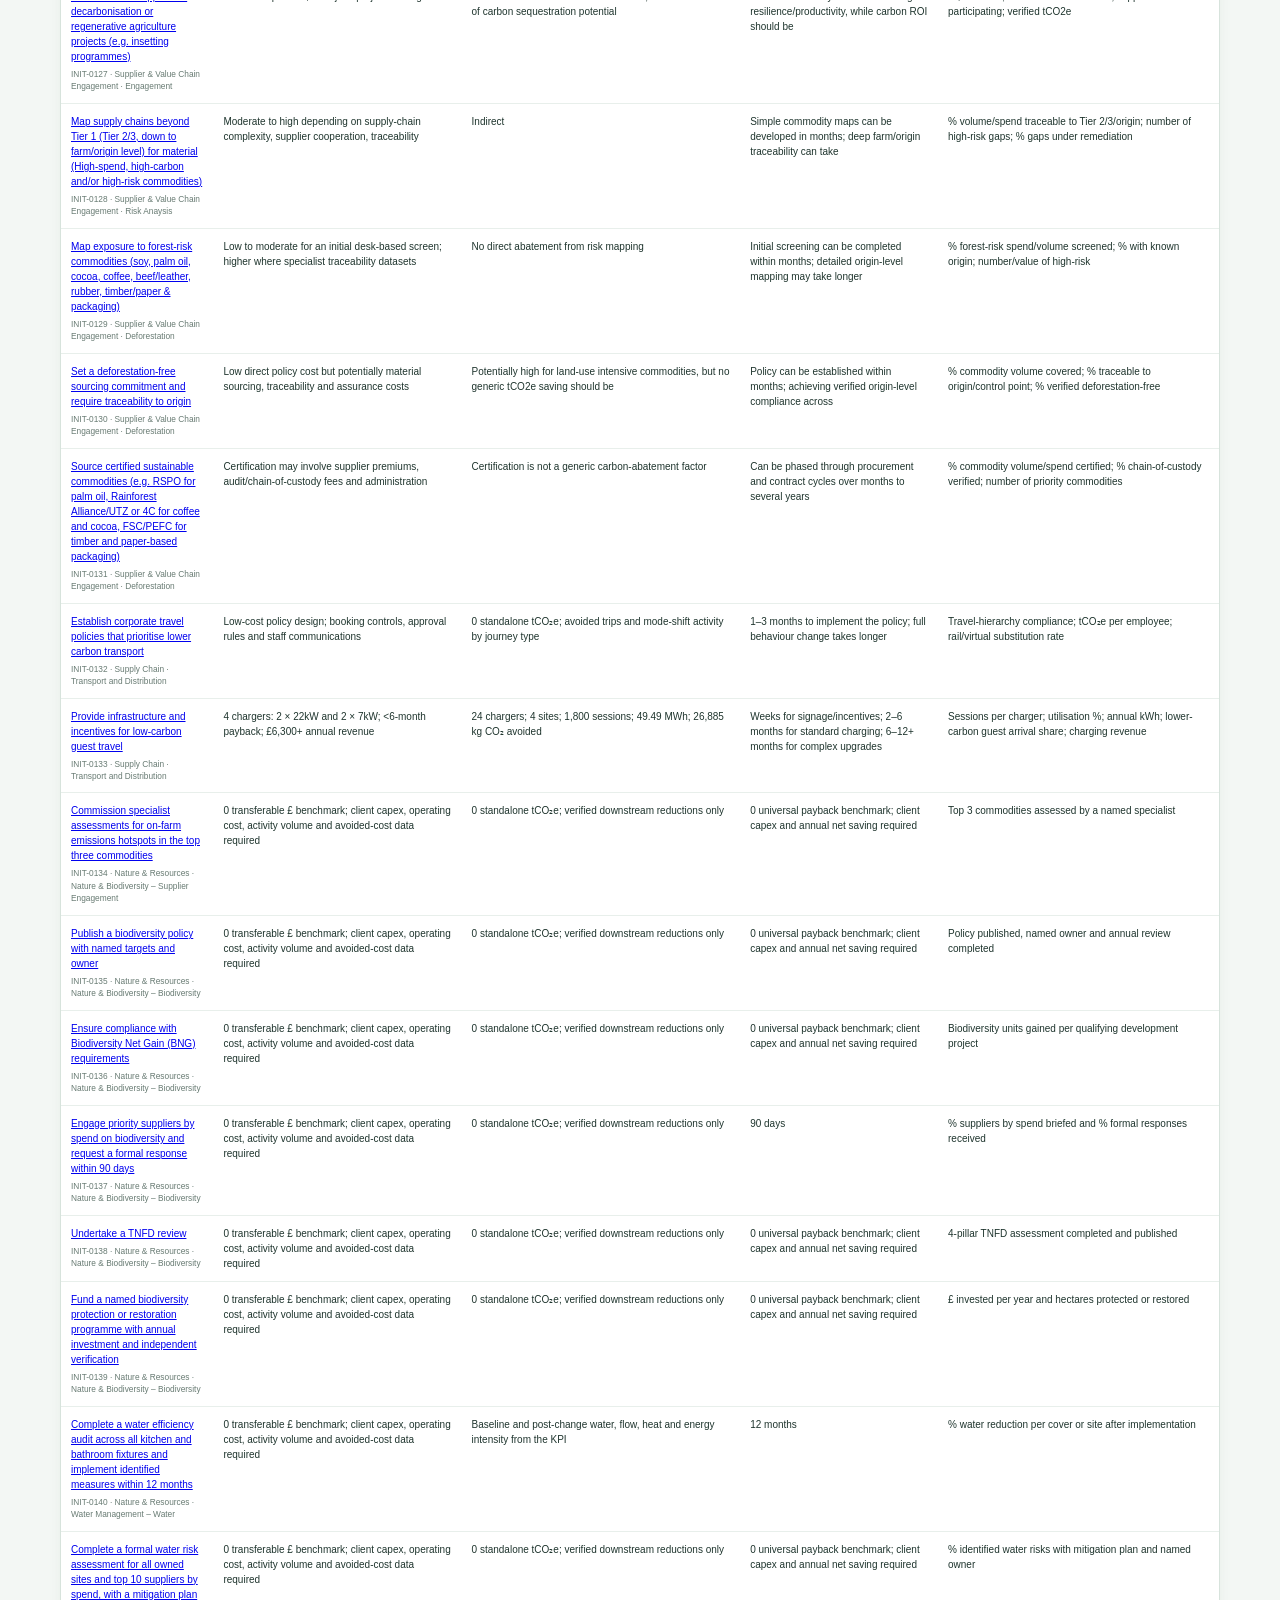
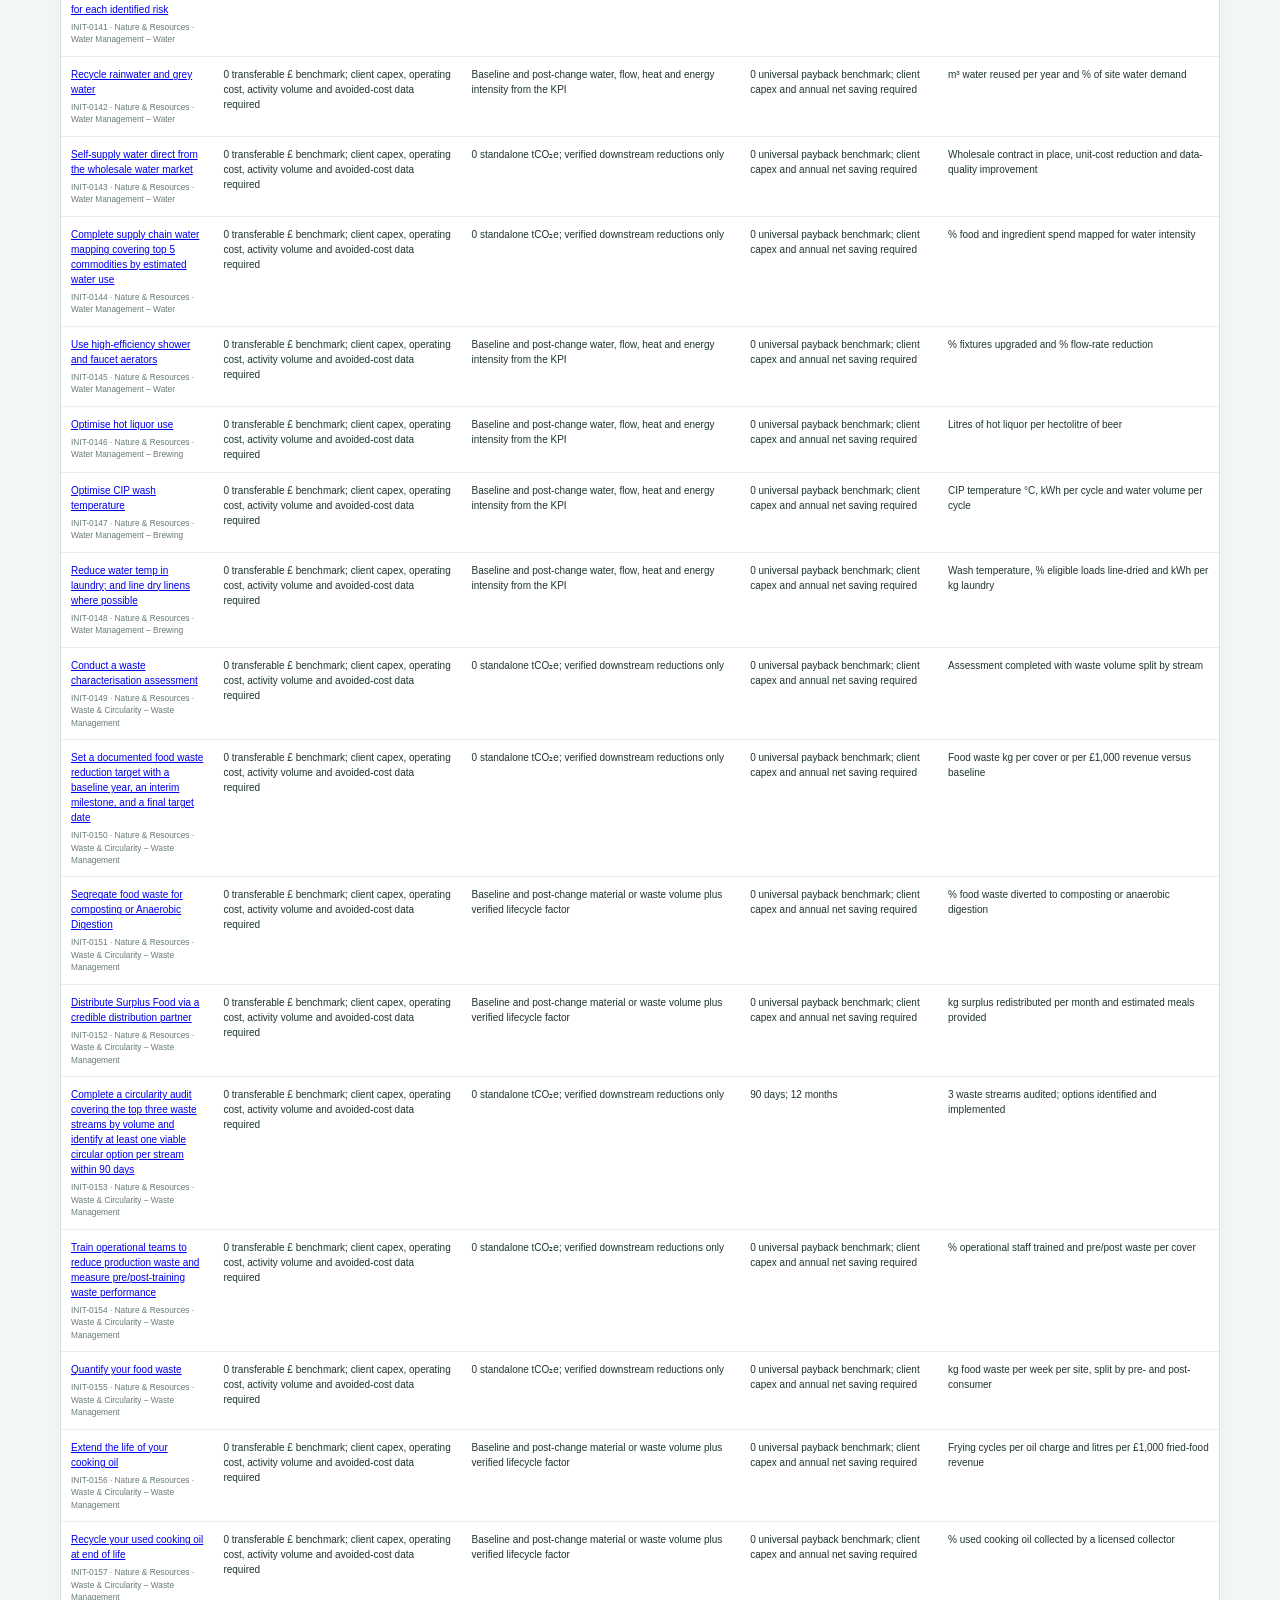
<file: initiative.html>
<!doctype html>
<html lang="en">

<head>

<meta charset="utf-8">

<meta
  name="viewport"
  content="width=device-width,initial-scale=1"
>

<title>
  Initiatives · ZCF CAP
</title>

<link
  rel="stylesheet"
  href="style.css"
>

</head>


<body data-page="initiatives">


<header class="topbar">

  <a
    class="brand"
    href="index.html"
  >

    <span class="brand-mark">

      <i></i>

      <b></b>

    </span>


    <span class="brand-copy">

      <strong>
        ZERO CARBON FORUM
      </strong>

      <small>
        CAP
        <em>Governance</em>
      </small>

    </span>

  </a>


  <nav class="main-nav">

    <a
      href="index.html"
      data-page="dashboard"
    >
      Dashboard
    </a>

    <a
      href="plan.html"
      data-page="plan"
    >
      Plan
    </a>

    <a
      href="progress.html"
      data-page="progress"
    >
      Progress
    </a>

    <a
      href="initiatives.html"
      data-page="initiatives"
    >
      Initiatives
    </a>

    <a
      href="factors.html"
      data-page="factors"
    >
      Factors
    </a>

    <a
      href="evidence.html"
      data-page="evidence"
    >
      Evidence
    </a>

    <a
      href="questionnaires.html"
      data-page="questionnaires"
    >
      Questionnaires
    </a>

    <a
      href="member-plan.html"
      class="member-link"
    >
      Member plan
    </a>

  </nav>


  <div class="top-actions">

    <button
      id="refreshData"
      class="text-btn"
    >
      Refresh
    </button>

    <span id="dataStatus">
      Loading…
    </span>

  </div>

</header>


<main class="page-shell">


<section class="heading compact">

  <h1>
    Initiatives
  </h1>

  <p id="initiativeSubtitle">
    Loading initiative catalog…
  </p>

</section>


<div class="filter-row">

  <input
    id="initiativeSearch"
    placeholder="Search ID or name"
  >


  <select id="initiativeTopic">

    <option value="">
      All topics
    </option>

  </select>


  <select id="initiativeSubtopic">

    <option value="">
      All sub-topics
    </option>

  </select>


  <select id="initiativeSector">

    <option value="">
      All sectors
    </option>

  </select>

</div>


<section class="panel table-panel">

  <div class="table-wrap">

    <table>

      <thead>

        <tr>

          <th>
            Initiative
          </th>

          <th>
            Cost
          </th>

          <th>
            Carbon abatement
          </th>

          <th>
            ROI / Payback
          </th>

          <th>
            Efficiency
          </th>

        </tr>

      </thead>


      <tbody id="initiativeTable">

        <tr>

          <td
            colspan="5"
            class="empty-cell"
          >
            Loading…
          </td>

        </tr>

      </tbody>

    </table>

  </div>

</section>


</main>


<footer class="footer">

  <p>
    © 2026 Zero Carbon Forum · Climate Action Plan Governance prototype.
  </p>

  <p>
    <strong>Data notice:</strong>
    Demonstration environment only.
  </p>

</footer>


<script src="app.js"></script>


</body>

</html>
</file>
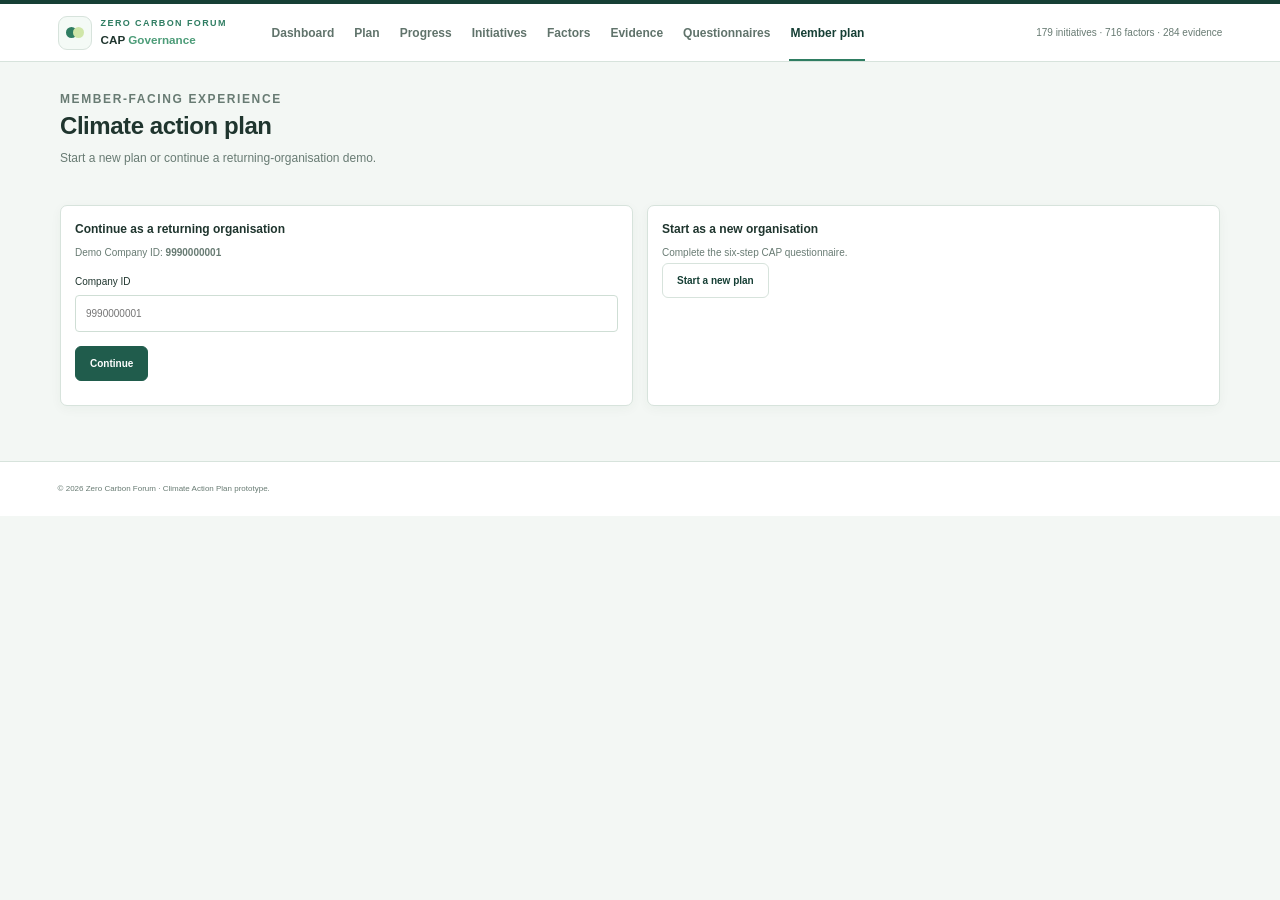
<file: member-plan.html>
<!doctype html>
<html lang="en">

<head>

<meta charset="utf-8">

<meta
  name="viewport"
  content="width=device-width,initial-scale=1"
>

<title>
  Member plan · ZCF CAP
</title>

<link
  rel="stylesheet"
  href="style.css"
>

</head>


<body data-page="member-plan">


<header class="topbar">

  <a
    class="brand"
    href="index.html"
  >

    <span class="brand-mark">
      <i></i>
      <b></b>
    </span>

    <span class="brand-copy">

      <strong>
        ZERO CARBON FORUM
      </strong>

      <small>
        CAP
        <em>Governance</em>
      </small>

    </span>

  </a>


  <nav class="main-nav">

    <a href="index.html">
      Dashboard
    </a>

    <a href="plan.html">
      Plan
    </a>

    <a href="progress.html">
      Progress
    </a>

    <a href="initiatives.html">
      Initiatives
    </a>

    <a href="factors.html">
      Factors
    </a>

    <a href="evidence.html">
      Evidence
    </a>

    <a href="questionnaires.html">
      Questionnaires
    </a>

    <a
      href="member-plan.html"
      class="member-link active"
    >
      Member plan
    </a>

  </nav>


  <div class="top-actions">

    <span id="dataStatus">
      Member experience
    </span>

  </div>

</header>


<main class="page-shell">


<section class="heading">

  <p class="eyebrow">
    MEMBER-FACING EXPERIENCE
  </p>

  <h1>
    Climate action plan
  </h1>

  <p>
    Start a new plan or continue a returning-organisation demo.
  </p>

</section>


<div class="member-grid">


<section class="panel">

  <h2>
    Continue as a returning organisation
  </h2>

  <p class="muted-copy">
    Demo Company ID:
    <strong>
      9990000001
    </strong>
  </p>


  <label class="simple-field">

    Company ID

    <input
      id="companyId"
      placeholder="9990000001"
    >

  </label>


  <button
    id="continueMember"
    class="btn primary"
  >
    Continue
  </button>


  <p
    id="memberError"
    class="error"
  >
  </p>

</section>


<section class="panel">

  <h2>
    Start as a new organisation
  </h2>

  <p class="muted-copy">
    Complete the six-step CAP questionnaire.
  </p>


  <a
    class="btn secondary"
    href="plan.html"
  >
    Start a new plan
  </a>

</section>


</div>


<section
  id="memberResult"
  class="panel hidden"
>

  <p class="eyebrow">
    RETURNING ORGANISATION
  </p>

  <h2>
    Demo Pub Co.
  </h2>


  <div class="member-summary">


    <div>

      <span>
        Sector
      </span>

      <strong>
        Pubs / bars
      </strong>

    </div>


    <div>

      <span>
        Sites
      </span>

      <strong>
        34
      </strong>

    </div>


    <div>

      <span>
        Operating model
      </span>

      <strong>
        Leased
      </strong>

    </div>


    <div>

      <span>
        Previous plan
      </span>

      <strong>
        2025
      </strong>

    </div>


  </div>


  <a
    class="btn primary"
    href="plan.html"
  >
    Review updated plan
  </a>

</section>


</main>


<footer class="footer">

  <p>
    © 2026 Zero Carbon Forum · Climate Action Plan prototype.
  </p>

</footer>


<script src="app.js"></script>


</body>

</html>
</file>
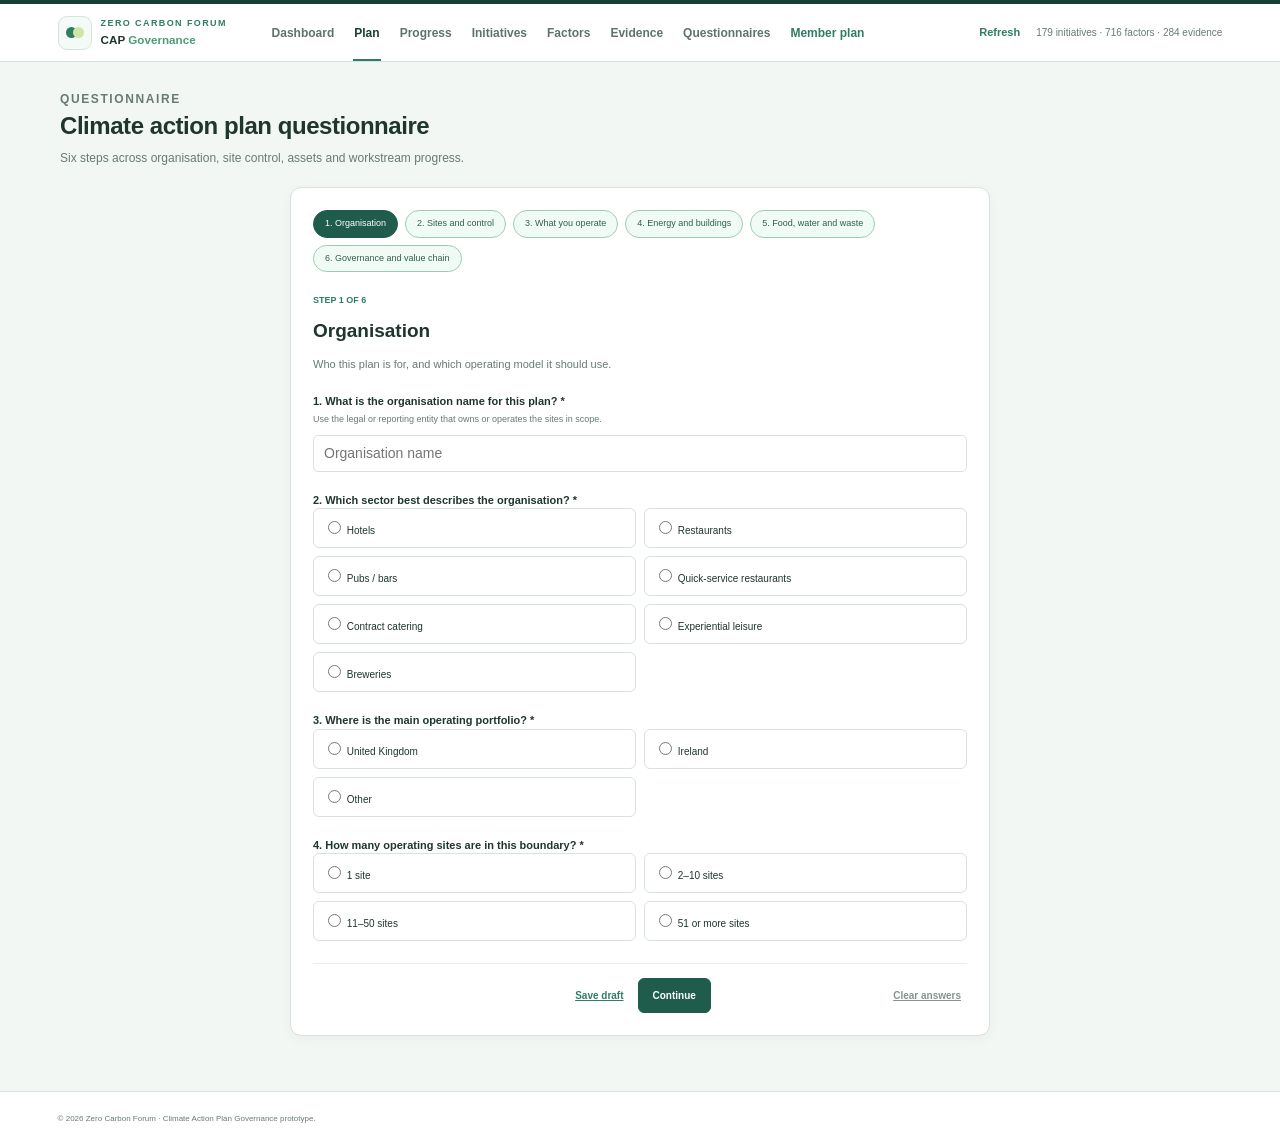
<file: plan.html>
<!doctype html>
<html lang="en">

<head>

<meta charset="utf-8">

<meta
  name="viewport"
  content="width=device-width,initial-scale=1"
>

<title>
  Plan · ZCF CAP
</title>

<link
  rel="stylesheet"
  href="style.css"
>

</head>


<body data-page="plan">


<header class="topbar">

  <a
    class="brand"
    href="index.html"
  >

    <span class="brand-mark">
      <i></i>
      <b></b>
    </span>

    <span class="brand-copy">

      <strong>
        ZERO CARBON FORUM
      </strong>

      <small>
        CAP
        <em>Governance</em>
      </small>

    </span>

  </a>


  <nav class="main-nav">

    <a href="index.html" data-page="dashboard">
      Dashboard
    </a>

    <a href="plan.html" data-page="plan">
      Plan
    </a>

    <a href="progress.html" data-page="progress">
      Progress
    </a>

    <a href="initiatives.html" data-page="initiatives">
      Initiatives
    </a>

    <a href="factors.html" data-page="factors">
      Factors
    </a>

    <a href="evidence.html" data-page="evidence">
      Evidence
    </a>

    <a href="questionnaires.html" data-page="questionnaires">
      Questionnaires
    </a>

    <a href="member-plan.html" class="member-link">
      Member plan
    </a>

  </nav>


  <div class="top-actions">

    <button
      id="refreshData"
      class="text-btn"
    >
      Refresh
    </button>

    <span id="dataStatus">
      Loading…
    </span>

  </div>

</header>


<main class="page-shell">


<section class="heading">

  <p class="eyebrow">
    QUESTIONNAIRE
  </p>

  <h1>
    Climate action plan questionnaire
  </h1>

  <p>
    Six steps across organisation, site control, assets and workstream progress.
  </p>

</section>


<div class="question-shell">


  <div class="step-pills">

    <button
      class="active"
      data-qstep="1"
    >
      1. Organisation
    </button>

    <button data-qstep="2">
      2. Sites and control
    </button>

    <button data-qstep="3">
      3. What you operate
    </button>

    <button data-qstep="4">
      4. Energy and buildings
    </button>

    <button data-qstep="5">
      5. Food, water and waste
    </button>

    <button data-qstep="6">
      6. Governance and value chain
    </button>

  </div>


  <form id="planForm">


    <section
      class="qpanel active"
      data-qpanel="1"
    >

      <p class="step-caption">
        STEP 1 OF 6
      </p>

      <h2>
        Organisation
      </h2>

      <p>
        Who this plan is for, and which operating model it should use.
      </p>


      <label class="question">

        <span>
          1. What is the organisation name for this plan? *
        </span>

        <small>
          Use the legal or reporting entity that owns or operates the sites in scope.
        </small>

        <input
          name="organisation"
          placeholder="Organisation name"
        >

      </label>


      <div class="question">

        <span>
          2. Which sector best describes the organisation? *
        </span>


        <div class="radio-grid">

          <label>
            <input
              type="radio"
              name="sector"
              value="Hotels"
            >
            Hotels
          </label>

          <label>
            <input
              type="radio"
              name="sector"
              value="Restaurants"
            >
            Restaurants
          </label>

          <label>
            <input
              type="radio"
              name="sector"
              value="Pubs / bars"
            >
            Pubs / bars
          </label>

          <label>
            <input
              type="radio"
              name="sector"
              value="Quick-service restaurants"
            >
            Quick-service restaurants
          </label>

          <label>
            <input
              type="radio"
              name="sector"
              value="Contract catering"
            >
            Contract catering
          </label>

          <label>
            <input
              type="radio"
              name="sector"
              value="Experiential leisure"
            >
            Experiential leisure
          </label>

          <label>
            <input
              type="radio"
              name="sector"
              value="Breweries"
            >
            Breweries
          </label>

        </div>

      </div>


      <div class="question">

        <span>
          3. Where is the main operating portfolio? *
        </span>


        <div class="radio-grid">

          <label>
            <input
              type="radio"
              name="country"
              value="United Kingdom"
            >
            United Kingdom
          </label>

          <label>
            <input
              type="radio"
              name="country"
              value="Ireland"
            >
            Ireland
          </label>

          <label>
            <input
              type="radio"
              name="country"
              value="Other"
            >
            Other
          </label>

        </div>

      </div>


      <div class="question">

        <span>
          4. How many operating sites are in this boundary? *
        </span>


        <div class="radio-grid">

          <label>
            <input
              type="radio"
              name="sites"
              value="1 site"
            >
            1 site
          </label>

          <label>
            <input
              type="radio"
              name="sites"
              value="2–10 sites"
            >
            2–10 sites
          </label>

          <label>
            <input
              type="radio"
              name="sites"
              value="11–50 sites"
            >
            11–50 sites
          </label>

          <label>
            <input
              type="radio"
              name="sites"
              value="51 or more sites"
            >
            51 or more sites
          </label>

        </div>

      </div>

    </section>


    <section
      class="qpanel"
      data-qpanel="2"
    >

      <p class="step-caption">
        STEP 2 OF 6
      </p>

      <h2>
        Sites and control
      </h2>

      <div class="placeholder-box">
        Awaiting your questionnaire source file
      </div>

    </section>


    <section
      class="qpanel"
      data-qpanel="3"
    >

      <p class="step-caption">
        STEP 3 OF 6
      </p>

      <h2>
        What you operate
      </h2>

      <div class="placeholder-box">
        Awaiting your questionnaire source file
      </div>

    </section>


    <section
      class="qpanel"
      data-qpanel="4"
    >

      <p class="step-caption">
        STEP 4 OF 6
      </p>

      <h2>
        Energy and buildings
      </h2>

      <div class="placeholder-box">
        Awaiting your questionnaire source file
      </div>

    </section>


    <section
      class="qpanel"
      data-qpanel="5"
    >

      <p class="step-caption">
        STEP 5 OF 6
      </p>

      <h2>
        Food, water and waste
      </h2>

      <div class="placeholder-box">
        Awaiting your questionnaire source file
      </div>

    </section>


    <section
      class="qpanel"
      data-qpanel="6"
    >

      <p class="step-caption">
        STEP 6 OF 6
      </p>

      <h2>
        Governance and value chain
      </h2>

      <div class="placeholder-box">
        Awaiting your questionnaire source file
      </div>

    </section>


    <div class="form-actions">

      <button
        type="button"
        id="prevStep"
        class="btn secondary"
      >
        Back
      </button>


      <div>

        <button
          type="button"
          id="saveDraft"
          class="text-action"
        >
          Save draft
        </button>

        <button
          type="button"
          id="nextStep"
          class="btn primary"
        >
          Continue
        </button>

      </div>


      <button
        type="button"
        id="clearPlan"
        class="text-action muted"
      >
        Clear answers
      </button>

    </div>


  </form>

</div>


</main>


<footer class="footer">

  <p>
    © 2026 Zero Carbon Forum · Climate Action Plan Governance prototype.
  </p>

</footer>


<script src="app.js"></script>


</body>

</html>
</file>
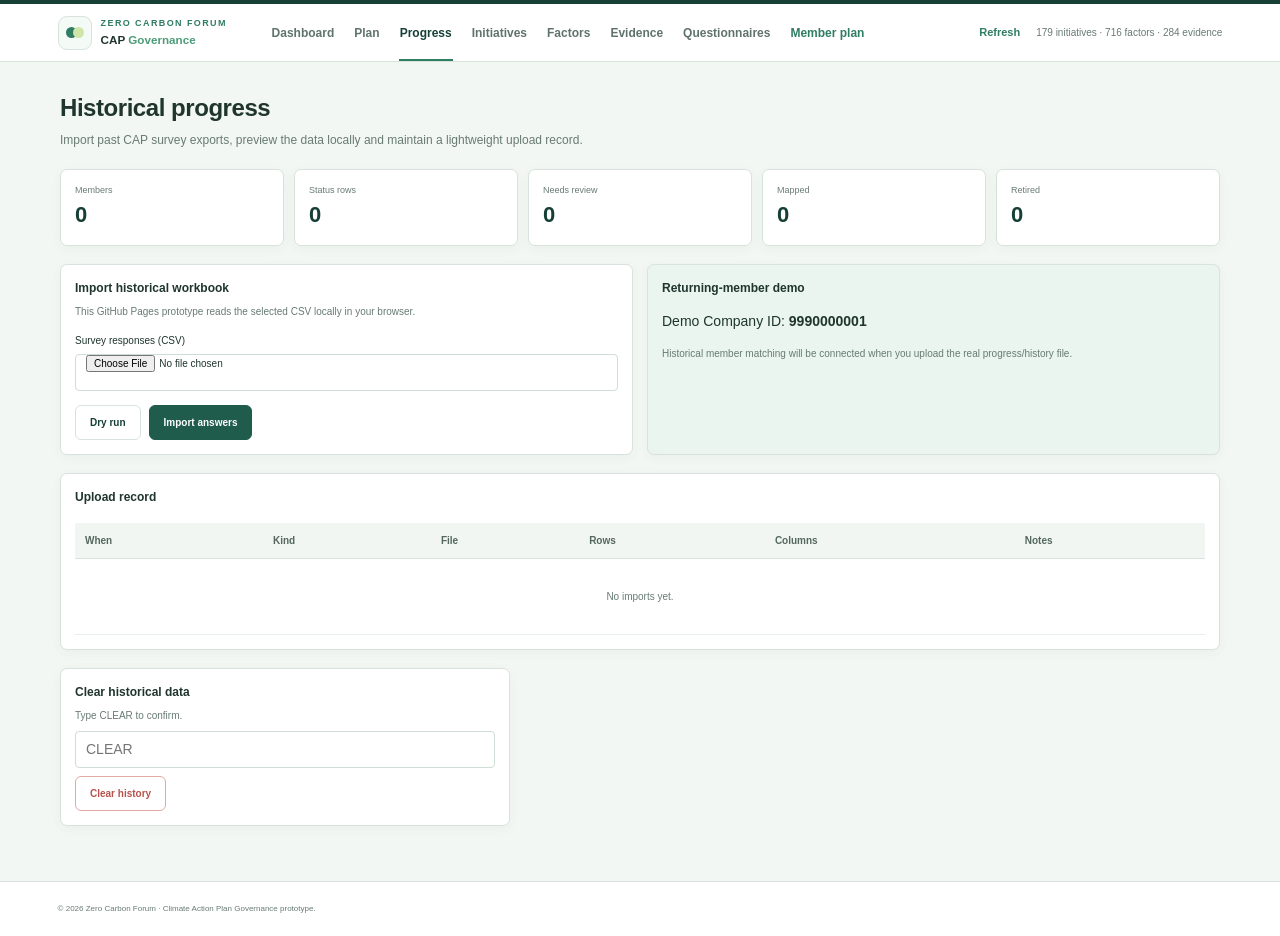
<file: progress.html>
<!doctype html>
<html lang="en">

<head>

<meta charset="utf-8">

<meta
  name="viewport"
  content="width=device-width,initial-scale=1"
>

<title>
  Progress · ZCF CAP
</title>

<link
  rel="stylesheet"
  href="style.css"
>

</head>


<body data-page="progress">


<header class="topbar">

  <a class="brand" href="index.html">

    <span class="brand-mark">
      <i></i>
      <b></b>
    </span>

    <span class="brand-copy">

      <strong>
        ZERO CARBON FORUM
      </strong>

      <small>
        CAP
        <em>Governance</em>
      </small>

    </span>

  </a>


  <nav class="main-nav">

    <a href="index.html" data-page="dashboard">
      Dashboard
    </a>

    <a href="plan.html" data-page="plan">
      Plan
    </a>

    <a href="progress.html" data-page="progress">
      Progress
    </a>

    <a href="initiatives.html" data-page="initiatives">
      Initiatives
    </a>

    <a href="factors.html" data-page="factors">
      Factors
    </a>

    <a href="evidence.html" data-page="evidence">
      Evidence
    </a>

    <a href="questionnaires.html" data-page="questionnaires">
      Questionnaires
    </a>

    <a href="member-plan.html" class="member-link">
      Member plan
    </a>

  </nav>


  <div class="top-actions">

    <button id="refreshData" class="text-btn">
      Refresh
    </button>

    <span id="dataStatus">
      Loading…
    </span>

  </div>

</header>


<main class="page-shell">


<section class="heading">

  <h1>
    Historical progress
  </h1>

  <p>
    Import past CAP survey exports, preview the data locally and maintain a lightweight upload record.
  </p>

</section>


<div class="metric-grid five">


  <article class="metric-card compact">

    <span>
      Members
    </span>

    <strong id="pMembers">
      0
    </strong>

  </article>


  <article class="metric-card compact">

    <span>
      Status rows
    </span>

    <strong id="pRows">
      0
    </strong>

  </article>


  <article class="metric-card compact">

    <span>
      Needs review
    </span>

    <strong id="pReview">
      0
    </strong>

  </article>


  <article class="metric-card compact">

    <span>
      Mapped
    </span>

    <strong id="pMapped">
      0
    </strong>

  </article>


  <article class="metric-card compact">

    <span>
      Retired
    </span>

    <strong id="pRetired">
      0
    </strong>

  </article>


</div>


<div class="two-col">


<section class="panel">

  <h2>
    Import historical workbook
  </h2>

  <p class="muted-copy">
    This GitHub Pages prototype reads the selected CSV locally in your browser.
  </p>


  <label class="file-field">

    Survey responses (CSV)

    <input
      id="progressFile"
      type="file"
      accept=".csv"
    >

  </label>


  <div class="button-row">

    <button
      id="dryRun"
      class="btn secondary"
    >
      Dry run
    </button>

    <button
      id="importAnswers"
      class="btn primary"
    >
      Import answers
    </button>

  </div>

</section>


<section class="panel green-panel">

  <h2>
    Returning-member demo
  </h2>

  <p>
    Demo Company ID:
    <strong>
      9990000001
    </strong>
  </p>

  <p class="muted-copy">
    Historical member matching will be connected when you upload the real progress/history file.
  </p>

</section>


</div>


<section class="panel">

  <div class="panel-head">

    <h2>
      Upload record
    </h2>

  </div>


  <div class="table-wrap">

    <table>

      <thead>

        <tr>

          <th>
            When
          </th>

          <th>
            Kind
          </th>

          <th>
            File
          </th>

          <th>
            Rows
          </th>

          <th>
            Columns
          </th>

          <th>
            Notes
          </th>

        </tr>

      </thead>


      <tbody id="uploadRecord">

        <tr>

          <td
            colspan="6"
            class="empty-cell"
          >
            No imports yet.
          </td>

        </tr>

      </tbody>

    </table>

  </div>

</section>


<section class="panel narrow-panel">

  <h2>
    Clear historical data
  </h2>

  <p class="muted-copy">
    Type CLEAR to confirm.
  </p>


  <input
    id="clearConfirm"
    placeholder="CLEAR"
  >


  <button
    id="clearHistory"
    class="btn danger"
  >
    Clear history
  </button>

</section>


</main>


<footer class="footer">

  <p>
    © 2026 Zero Carbon Forum · Climate Action Plan Governance prototype.
  </p>

</footer>


<script src="app.js"></script>


</body>

</html>
</file>
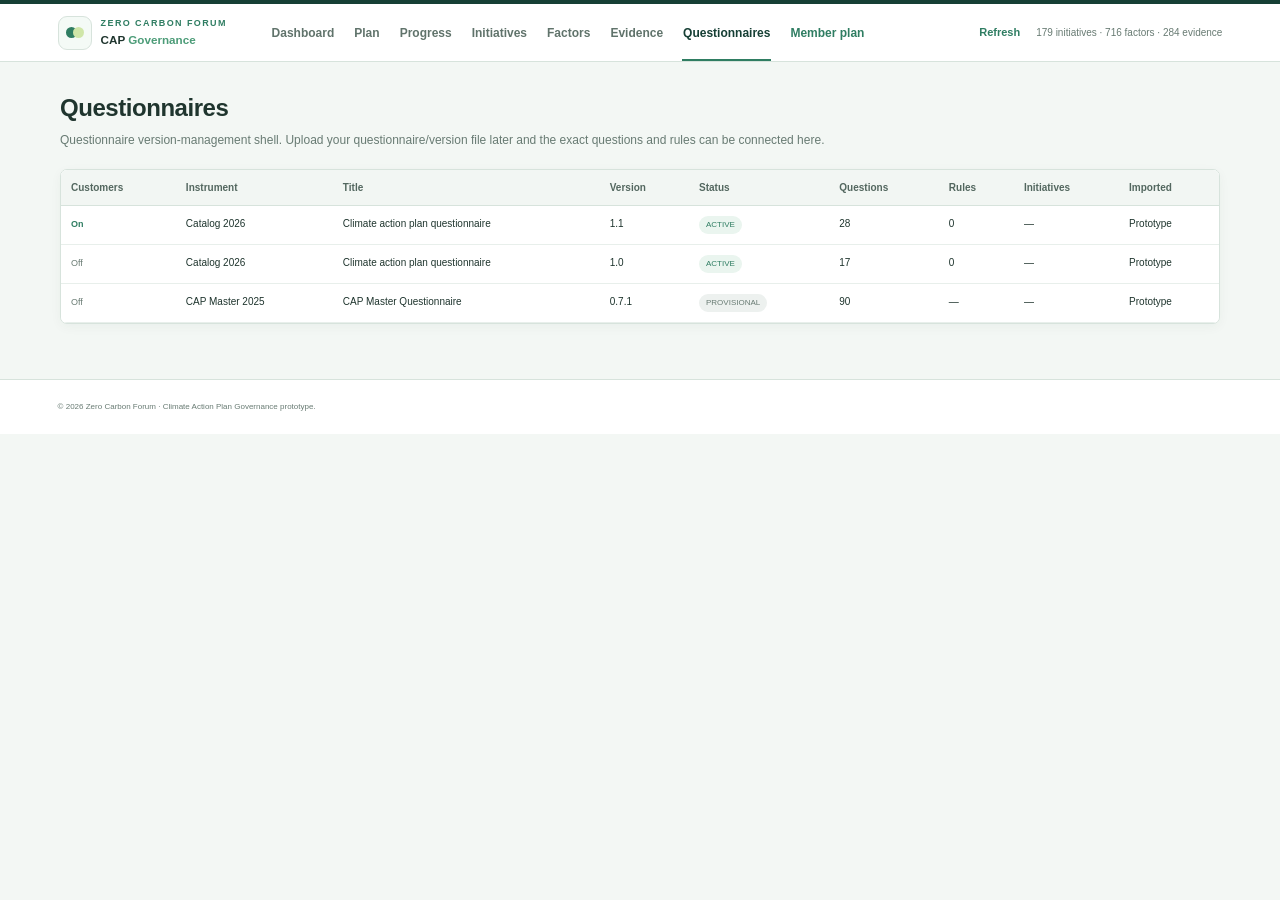
<file: questionnaires.html>
<!doctype html>
<html lang="en">

<head>

<meta charset="utf-8">

<meta
  name="viewport"
  content="width=device-width,initial-scale=1"
>

<title>
  Questionnaires · ZCF CAP
</title>

<link
  rel="stylesheet"
  href="style.css"
>

</head>


<body data-page="questionnaires">


<header class="topbar">

  <a
    class="brand"
    href="index.html"
  >

    <span class="brand-mark">
      <i></i>
      <b></b>
    </span>

    <span class="brand-copy">

      <strong>
        ZERO CARBON FORUM
      </strong>

      <small>
        CAP
        <em>Governance</em>
      </small>

    </span>

  </a>


  <nav class="main-nav">

    <a href="index.html" data-page="dashboard">
      Dashboard
    </a>

    <a href="plan.html" data-page="plan">
      Plan
    </a>

    <a href="progress.html" data-page="progress">
      Progress
    </a>

    <a href="initiatives.html" data-page="initiatives">
      Initiatives
    </a>

    <a href="factors.html" data-page="factors">
      Factors
    </a>

    <a href="evidence.html" data-page="evidence">
      Evidence
    </a>

    <a href="questionnaires.html" data-page="questionnaires">
      Questionnaires
    </a>

    <a href="member-plan.html" class="member-link">
      Member plan
    </a>

  </nav>


  <div class="top-actions">

    <button
      id="refreshData"
      class="text-btn"
    >
      Refresh
    </button>

    <span id="dataStatus">
      Loading…
    </span>

  </div>

</header>


<main class="page-shell">


<section class="heading">

  <h1>
    Questionnaires
  </h1>

  <p>
    Questionnaire version-management shell. Upload your questionnaire/version file later and the exact questions and rules can be connected here.
  </p>

</section>


<section class="panel table-panel">

  <div class="table-wrap">

    <table>

      <thead>

        <tr>

          <th>
            Customers
          </th>

          <th>
            Instrument
          </th>

          <th>
            Title
          </th>

          <th>
            Version
          </th>

          <th>
            Status
          </th>

          <th>
            Questions
          </th>

          <th>
            Rules
          </th>

          <th>
            Initiatives
          </th>

          <th>
            Imported
          </th>

        </tr>

      </thead>


      <tbody>


        <tr>

          <td>
            <span class="toggle on">
              On
            </span>
          </td>

          <td>
            Catalog 2026
          </td>

          <td>
            Climate action plan questionnaire
          </td>

          <td>
            1.1
          </td>

          <td>
            <span class="pill success">
              ACTIVE
            </span>
          </td>

          <td>
            28
          </td>

          <td>
            0
          </td>

          <td>
            —
          </td>

          <td>
            Prototype
          </td>

        </tr>


        <tr>

          <td>
            <span class="toggle">
              Off
            </span>
          </td>

          <td>
            Catalog 2026
          </td>

          <td>
            Climate action plan questionnaire
          </td>

          <td>
            1.0
          </td>

          <td>
            <span class="pill success">
              ACTIVE
            </span>
          </td>

          <td>
            17
          </td>

          <td>
            0
          </td>

          <td>
            —
          </td>

          <td>
            Prototype
          </td>

        </tr>


        <tr>

          <td>
            <span class="toggle">
              Off
            </span>
          </td>

          <td>
            CAP Master 2025
          </td>

          <td>
            CAP Master Questionnaire
          </td>

          <td>
            0.7.1
          </td>

          <td>
            <span class="pill neutral">
              PROVISIONAL
            </span>
          </td>

          <td>
            90
          </td>

          <td>
            —
          </td>

          <td>
            —
          </td>

          <td>
            Prototype
          </td>

        </tr>


      </tbody>

    </table>

  </div>

</section>


</main>


<footer class="footer">

  <p>
    © 2026 Zero Carbon Forum · Climate Action Plan Governance prototype.
  </p>

</footer>


<script src="app.js"></script>


</body>

</html>
</file>
<file: style.css>
:root {

  --forest:
    #163f35;

  --forest2:
    #205c4c;

  --green:
    #2f7d62;

  --green2:
    #4c9c78;

  --mint:
    #eaf5ef;

  --mint2:
    #f4faf6;

  --sage:
    #dfece4;

  --lime:
    #cfe6a8;

  --text:
    #1f352e;

  --muted:
    #687b73;

  --page:
    #f3f7f4;

  --white:
    #ffffff;

  --line:
    #d7e3dc;

  --line2:
    #e8efeb;

  --amber:
    #a46418;

  --amberbg:
    #fff9ed;

  --red:
    #b6524c;

  --shadow:
    0 3px 12px
    rgba(
      24,
      64,
      53,
      0.045
    );

}



* {

  box-sizing:
    border-box;

}



html {

  scroll-behavior:
    smooth;

}



body {

  margin:
    0;

  background:
    var(--page);

  color:
    var(--text);

  font-family:
    Inter,
    -apple-system,
    BlinkMacSystemFont,
    "Segoe UI",
    Arial,
    sans-serif;

  font-size:
    14px;

  line-height:
    1.5;

}



button,
input,
select,
textarea {

  font:
    inherit;

}



/* ===============================
   TOP NAVIGATION
================================ */

.topbar {

  min-height:
    62px;

  background:
    var(--white);

  border-top:
    4px solid
    var(--forest);

  border-bottom:
    1px solid
    var(--line);

  display:
    flex;

  align-items:
    center;

  padding:
    0 4.5%;

  gap:
    24px;

  position:
    sticky;

  top:
    0;

  z-index:
    50;

}



.brand {

  display:
    flex;

  align-items:
    center;

  gap:
    9px;

  text-decoration:
    none;

  color:
    var(--text);

  min-width:
    180px;

}



.brand-mark {

  width:
    34px;

  height:
    34px;

  border:
    1px solid
    var(--line);

  border-radius:
    9px;

  display:
    flex;

  align-items:
    center;

  justify-content:
    center;

  background:
    var(--mint2);

}



.brand-mark i,
.brand-mark b {

  display:
    block;

  width:
    11px;

  height:
    11px;

  border-radius:
    50%;

  margin:
    -2px;

}



.brand-mark i {

  background:
    var(--green);

}



.brand-mark b {

  background:
    var(--lime);

}



.brand-copy strong {

  display:
    block;

  font-size:
    9px;

  letter-spacing:
    1.4px;

  color:
    var(--green);

  font-weight:
    800;

}



.brand-copy small {

  display:
    block;

  font-weight:
    750;

}



.brand-copy em {

  font-style:
    normal;

  color:
    var(--green2);

}



.main-nav {

  display:
    flex;

  align-self:
    stretch;

  align-items:
    center;

  flex:
    1;

  overflow-x:
    auto;

}



.main-nav a {

  height:
    100%;

  display:
    flex;

  align-items:
    center;

  padding:
    0 10px;

  color:
    #60736b;

  text-decoration:
    none;

  font-size:
    12px;

  font-weight:
    650;

  white-space:
    nowrap;

  position:
    relative;

}



.main-nav a:hover {

  color:
    var(--forest);

}



.main-nav a.active {

  color:
    var(--forest);

}



.main-nav a.active::after {

  content:
    "";

  position:
    absolute;

  left:
    9px;

  right:
    9px;

  bottom:
    0;

  height:
    2px;

  background:
    var(--green);

}



.main-nav .member-link {

  color:
    var(--green);

}



.top-actions {

  display:
    flex;

  align-items:
    center;

  gap:
    10px;

}



.text-btn {

  border:
    0;

  background:
    none;

  color:
    var(--green);

  font-size:
    11px;

  font-weight:
    700;

  cursor:
    pointer;

}



#dataStatus {

  font-size:
    10px;

  color:
    var(--muted);

  white-space:
    nowrap;

}



/* ===============================
   MAIN
================================ */

.page-shell {

  width:
    min(
      1160px,
      calc(
        100% - 46px
      )
    );

  margin:
    auto;

  padding:
    28px 0 55px;

}



.heading {

  margin-bottom:
    20px;

}



.heading.compact {

  margin-bottom:
    13px;

}



.heading.split {

  display:
    flex;

  justify-content:
    space-between;

  align-items:
    flex-start;

  gap:
    20px;

}



.heading h1 {

  font-size:
    24px;

  letter-spacing:
    -0.45px;

  margin:
    0 0 5px;

}



.heading p {

  margin:
    0;

  color:
    var(--muted);

  font-size:
    12px;

}



.eyebrow {

  font-size:
    9px;

  letter-spacing:
    1.6px;

  color:
    var(--green);

  font-weight:
    850;

  margin:
    0 0 7px;

  text-transform:
    uppercase;

}



.section-label {

  font-size:
    11px;

  margin:
    24px 0 8px;

}



/* ===============================
   BUTTONS
================================ */

.btn {

  display:
    inline-flex;

  align-items:
    center;

  justify-content:
    center;

  border-radius:
    6px;

  padding:
    9px 14px;

  border:
    1px solid
    var(--line);

  font-size:
    10px;

  font-weight:
    750;

  text-decoration:
    none;

  cursor:
    pointer;

}



.btn.primary {

  background:
    var(--forest2);

  border-color:
    var(--forest2);

  color:
    white;

}



.btn.primary:hover {

  background:
    var(--forest);

}



.btn.secondary {

  background:
    white;

  color:
    var(--forest);

}



.btn.danger {

  background:
    white;

  color:
    var(--red);

  border-color:
    #dfaaa6;

}



/* ===============================
   DASHBOARD CARDS
================================ */

.metric-grid {

  display:
    grid;

  gap:
    10px;

}



.metric-grid.four {

  grid-template-columns:
    repeat(
      4,
      1fr
    );

}



.metric-grid.five {

  grid-template-columns:
    repeat(
      5,
      1fr
    );

}



.metric-card {

  background:
    white;

  border:
    1px solid
    var(--line);

  border-radius:
    7px;

  padding:
    14px;

  min-height:
    100px;

  box-shadow:
    var(--shadow);

}



.metric-card.warn {

  background:
    var(--amberbg);

  border-color:
    #e7cb9e;

}



.metric-card span,
.metric-card small {

  display:
    block;

  color:
    var(--muted);

  font-size:
    9px;

}



.metric-card strong {

  display:
    block;

  font-size:
    28px;

  line-height:
    1.15;

  margin:
    4px 0;

  color:
    var(--forest);

}



.metric-card.warn strong {

  color:
    var(--amber);

}



.metric-card.compact {

  min-height:
    67px;

}



.metric-card.compact strong {

  font-size:
    22px;

}



/* ===============================
   MANAGE LIBRARY
================================ */

.manage-grid {

  display:
    grid;

  grid-template-columns:
    1fr 1fr;

  gap:
    10px;

}



.manage-card {

  min-height:
    65px;

  background:
    white;

  border:
    1px solid
    var(--line);

  border-radius:
    7px;

  padding:
    13px;

  text-decoration:
    none;

  color:
    var(--text);

  box-shadow:
    var(--shadow);

}



.manage-card:hover {

  border-color:
    #a9c6b6;

  background:
    var(--mint2);

}



.manage-card strong,
.manage-card span {

  display:
    block;

}



.manage-card strong {

  font-size:
    12px;

  margin-bottom:
    4px;

  color:
    var(--forest);

}



.manage-card span {

  font-size:
    10px;

  color:
    var(--muted);

}



/* ===============================
   PANELS
================================ */

.panel {

  background:
    white;

  border:
    1px solid
    var(--line);

  border-radius:
    7px;

  padding:
    14px;

  margin-top:
    18px;

  box-shadow:
    var(--shadow);

}



.panel.table-panel {

  padding:
    0;

  overflow:
    hidden;

}



.panel-head {

  display:
    flex;

  justify-content:
    space-between;

  align-items:
    center;

  gap:
    14px;

  margin-bottom:
    10px;

}



.panel-head h2,
.panel h2 {

  font-size:
    12px;

  margin:
    0 0 7px;

}



.panel-head p,
.muted-copy {

  font-size:
    10px;

  color:
    var(--muted);

  margin:
    3px 0;

}



.underlink,
.text-action {

  border:
    0;

  background:
    none;

  color:
    var(--green);

  font-size:
    10px;

  font-weight:
    700;

  text-decoration:
    underline;

  cursor:
    pointer;

}



/* ===============================
   ACTIVITY
================================ */

.activity-list {

  border-top:
    1px solid
    var(--line2);

}



.activity-row {

  display:
    grid;

  grid-template-columns:
    130px 1fr 120px;

  gap:
    12px;

  padding:
    10px 0;

  border-bottom:
    1px solid
    var(--line2);

  font-size:
    10px;

}



/* ===============================
   TECHNICAL HEALTH
================================ */

.technical summary {

  font-size:
    10px;

  font-weight:
    750;

  cursor:
    pointer;

}



.technical-grid {

  display:
    grid;

  grid-template-columns:
    repeat(
      4,
      1fr
    );

  gap:
    12px;

  border-top:
    1px solid
    var(--line2);

  margin-top:
    10px;

  padding-top:
    12px;

}



.technical-grid span {

  display:
    block;

  color:
    var(--muted);

  font-size:
    9px;

}



.technical-grid strong {

  font-size:
    13px;

}



/* ===============================
   COVERAGE BAR
================================ */

.coverage-bars {

  display:
    flex;

  flex-direction:
    column;

  gap:
    12px;

}



.coverage-row {

  display:
    grid;

  grid-template-columns:
    100px 1fr 70px;

  gap:
    10px;

  align-items:
    center;

  font-size:
    10px;

}



.bar-track {

  height:
    9px;

  background:
    #edf3ef;

  border-radius:
    10px;

  overflow:
    hidden;

}



.bar-fill {

  height:
    100%;

  background:
    var(--green);

  border-radius:
    10px;

}



/* ===============================
   FILTERS
================================ */

.filter-row {

  display:
    flex;

  gap:
    7px;

  flex-wrap:
    wrap;

  margin:
    10px 0;

}



.filter-row input,
.filter-row select,
.panel input,
.simple-field input {

  height:
    37px;

  border:
    1px solid
    #cfded5;

  background:
    white;

  color:
    var(--text);

  padding:
    0 10px;

  min-width:
    210px;

  outline:
    none;

  border-radius:
    4px;

}



.wide-input {

  width:
    430px;

}



/* ===============================
   TABLE
================================ */

.table-wrap {

  overflow:
    auto;

}



table {

  width:
    100%;

  border-collapse:
    collapse;

  background:
    white;

  font-size:
    10px;

}



th {

  text-align:
    left;

  background:
    #f2f6f3;

  color:
    #53675f;

  padding:
    10px;

  border-bottom:
    1px solid
    var(--line);

  white-space:
    nowrap;

}



td {

  padding:
    10px;

  border-bottom:
    1px solid
    var(--line2);

  vertical-align:
    top;

  line-height:
    1.5;

}



tbody tr:hover td {

  background:
    #fbfdfc;

}



.empty-cell {

  text-align:
    center;

  color:
    var(--muted);

  padding:
    30px;

}



.initiative-title strong {

  display:
    block;

  color:
    var(--forest);

  font-size:
    10px;

}



.initiative-title small {

  display:
    block;

  color:
    var(--muted);

  margin-top:
    4px;

}



.pill {

  display:
    inline-block;

  padding:
    3px 7px;

  border-radius:
    999px;

  font-size:
    8px;

}



.pill.success {

  background:
    var(--mint);

  color:
    var(--green);

}



.pill.neutral {

  background:
    #edf1ef;

  color:
    #687b73;

}



.toggle {

  font-size:
    9px;

  color:
    #697b73;

}



.toggle.on {

  color:
    var(--green);

  font-weight:
    800;

}



.source-link {

  color:
    var(--green);

  text-decoration:
    underline;

}



.factor-type {

  display:
    inline-block;

  padding:
    3px 7px;

  border-radius:
    999px;

  background:
    var(--mint);

  color:
    var(--green);

  font-size:
    8px;

  font-weight:
    700;

}



.availability {

  font-size:
    8px;

  font-weight:
    700;

  color:
    var(--green);

}



/* ===============================
   QUESTIONNAIRE
================================ */

.question-shell {

  width:
    min(
      700px,
      100%
    );

  margin:
    auto;

  background:
    white;

  border:
    1px solid
    var(--line);

  border-radius:
    11px;

  padding:
    22px;

  box-shadow:
    var(--shadow);

}



.step-pills {

  display:
    flex;

  gap:
    7px;

  flex-wrap:
    wrap;

  margin-bottom:
    22px;

}



.step-pills button {

  border:
    1px solid
    #9ccdb4;

  background:
    #f0fbf5;

  color:
    #315f4d;

  border-radius:
    20px;

  padding:
    6px 11px;

  font-size:
    9px;

  cursor:
    pointer;

}



.step-pills button.active {

  background:
    var(--forest2);

  border-color:
    var(--forest2);

  color:
    white;

}



.qpanel {

  display:
    none;

}



.qpanel.active {

  display:
    block;

}



.qpanel h2 {

  font-size:
    19px;

  margin:
    3px 0;

}



.qpanel > p {

  color:
    var(--muted);

  font-size:
    11px;

}



.step-caption {

  color:
    var(--green) !important;

  font-size:
    9px !important;

  font-weight:
    800;

}



.question {

  display:
    block;

  margin:
    20px 0;

}



.question > span {

  display:
    block;

  font-size:
    11px;

  font-weight:
    750;

}



.question > small {

  display:
    block;

  font-size:
    9px;

  color:
    var(--muted);

  margin:
    4px 0 8px;

}



.question > input {

  width:
    100%;

  height:
    37px;

  border:
    1px solid
    var(--line);

  border-radius:
    5px;

  padding:
    0 10px;

}



.radio-grid {

  display:
    grid;

  grid-template-columns:
    1fr 1fr;

  gap:
    8px;

}



.radio-grid label {

  border:
    1px solid
    var(--line);

  border-radius:
    6px;

  padding:
    9px;

  font-size:
    10px;

}



.placeholder-box {

  border:
    1px dashed
    #aec6b9;

  background:
    var(--mint2);

  padding:
    45px;

  text-align:
    center;

  color:
    var(--muted);

  margin-top:
    18px;

}



.form-actions {

  border-top:
    1px solid
    var(--line2);

  margin-top:
    22px;

  padding-top:
    14px;

  display:
    grid;

  grid-template-columns:
    1fr auto 1fr;

  align-items:
    center;

}



.form-actions > div {

  display:
    flex;

  gap:
    8px;

}



.form-actions > :last-child {

  justify-self:
    end;

}



.muted {

  color:
    #86948e;

}



/* ===============================
   PROGRESS / MEMBER
================================ */

.two-col,
.member-grid {

  display:
    grid;

  grid-template-columns:
    1fr 1fr;

  gap:
    14px;

}



.green-panel {

  background:
    var(--mint);

}



.file-field,
.simple-field {

  display:
    flex;

  flex-direction:
    column;

  gap:
    6px;

  font-size:
    10px;

  margin:
    14px 0;

}



.button-row {

  display:
    flex;

  gap:
    8px;

}



.narrow-panel {

  max-width:
    450px;

}



.narrow-panel input {

  display:
    block;

  width:
    100%;

  margin:
    8px 0;

}



.error {

  color:
    var(--red);

  font-size:
    10px;

}



.hidden {

  display:
    none;

}



.member-summary {

  display:
    grid;

  grid-template-columns:
    repeat(
      4,
      1fr
    );

  gap:
    8px;

  margin:
    15px 0;

}



.member-summary div {

  background:
    var(--mint2);

  border:
    1px solid
    var(--line);

  border-radius:
    6px;

  padding:
    10px;

}



.member-summary span {

  display:
    block;

  font-size:
    8px;

  color:
    var(--muted);

}



.member-summary strong {

  font-size:
    11px;

}



/* ===============================
   FOOTER
================================ */

.footer {

  background:
    white;

  border-top:
    1px solid
    var(--line);

  padding:
    18px 4.5%;

  font-size:
    8px;

  color:
    var(--muted);

}



.footer p {

  margin:
    3px 0;

}



/* ===============================
   RESPONSIVE
================================ */

@media
(max-width: 900px) {

  .topbar {

    height:
      auto;

    flex-wrap:
      wrap;

    padding:
      10px 15px;

  }


  .main-nav {

    order:
      3;

    width:
      100%;

    height:
      36px;

  }


  .page-shell {

    width:
      calc(
        100% - 24px
      );

  }


  .metric-grid.four,
  .metric-grid.five,
  .manage-grid,
  .two-col,
  .member-grid {

    grid-template-columns:
      1fr 1fr;

  }


  .technical-grid {

    grid-template-columns:
      1fr 1fr;

  }

}



@media
(max-width: 620px) {

  .metric-grid.four,
  .metric-grid.five,
  .manage-grid,
  .two-col,
  .member-grid,
  .radio-grid,
  .member-summary {

    grid-template-columns:
      1fr;

  }


  .activity-row {

    grid-template-columns:
      1fr;

  }


  .form-actions {

    grid-template-columns:
      1fr;

    gap:
      8px;

  }


  .form-actions > :last-child {

    justify-self:
      start;

  }


  .wide-input {

    width:
      100%;

  }

}
</file>
